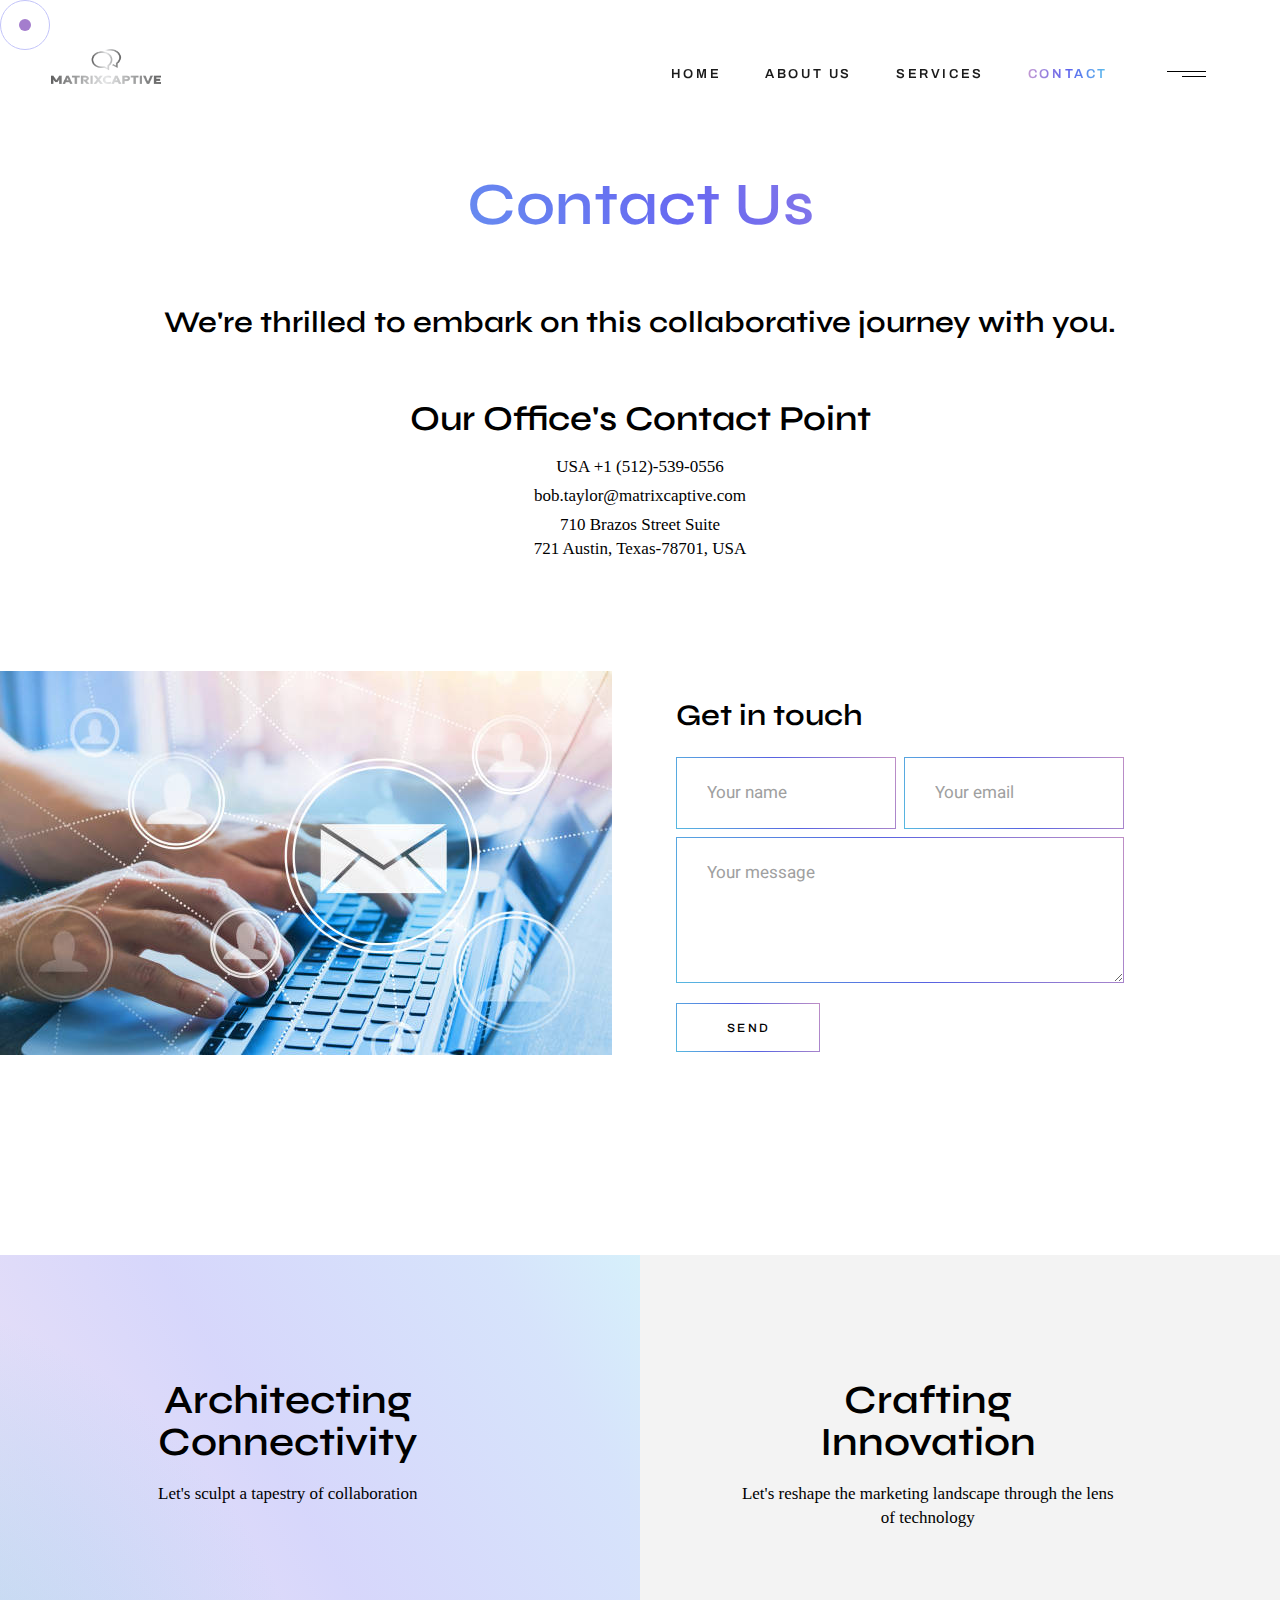
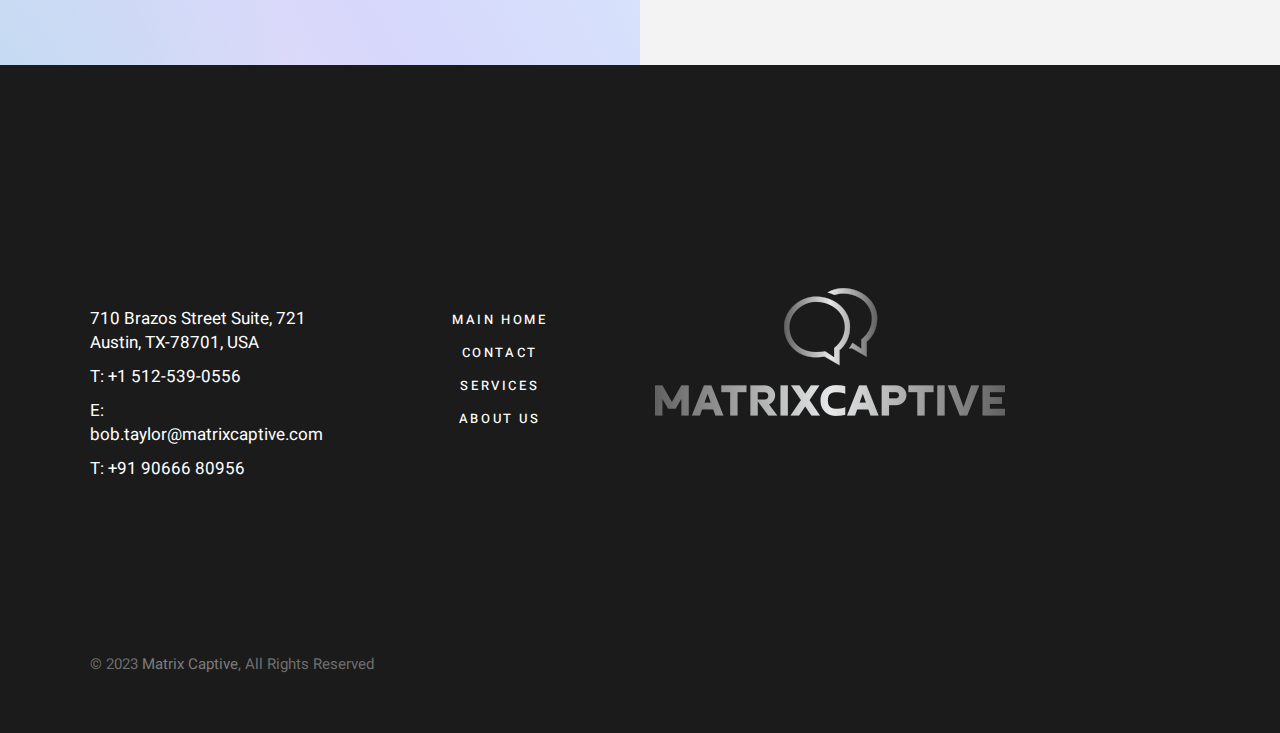
<file: contact-us/index.html>
<!DOCTYPE html>
<html lang="en-US" >
<head>
	<meta charset="UTF-8">
	<meta name="viewport" content="width=device-width, initial-scale=1, user-scalable=yes">

	<title>MatrixCaptive &#8211; Contact Us</title>
<meta name='robots' content='max-image-preview:large' />

<meta name="description" content="Get the most updated B2B client/contactlists to up your game. We are a pioneer in B2B email leads generatoion. Contact us for email mrketing lists, lead generation and targetted email campaigns.">


<link rel='dns-prefetch' href='https://export.qodethemes.com/' />
<link rel='dns-prefetch' href='https://fonts.googleapis.com/' />

<link rel='stylesheet' id='sbi_styles-css' href='../wp-content/plugins/instagram-feed/css/sbi-styles.min.css@ver=6.0.8.css' type='text/css' media='all' />
<link rel='stylesheet' id='dripicons-css' href='../wp-content/plugins/deon-core/inc/icons/dripicons/assets/css/dripicons.min.css@ver=6.4.1.css' type='text/css' media='all' />
<link rel='stylesheet' id='elegant-icons-css' href='../wp-content/plugins/deon-core/inc/icons/elegant-icons/assets/css/elegant-icons.min.css@ver=6.4.1.css' type='text/css' media='all' />
<link rel='stylesheet' id='font-awesome-css' href='../wp-content/plugins/deon-core/inc/icons/font-awesome/assets/css/all.min.css@ver=6.4.1.css' type='text/css' media='all' />
<link rel='stylesheet' id='fontkiko-css' href='../wp-content/plugins/deon-core/inc/icons/fontkiko/assets/css/kiko-all.min.css@ver=6.4.1.css' type='text/css' media='all' />
<link rel='stylesheet' id='ionicons-css' href='../wp-content/plugins/deon-core/inc/icons/ionicons/assets/css/ionicons.min.css@ver=6.4.1.css' type='text/css' media='all' />
<link rel='stylesheet' id='linea-icons-css' href='../wp-content/plugins/deon-core/inc/icons/linea-icons/assets/css/linea-icons.min.css@ver=6.4.1.css' type='text/css' media='all' />
<link rel='stylesheet' id='linear-icons-css' href='../wp-content/plugins/deon-core/inc/icons/linear-icons/assets/css/linear-icons.min.css@ver=6.4.1.css' type='text/css' media='all' />
<link rel='stylesheet' id='material-icons-css' href='https://fonts.googleapis.com/icon?family=Material+Icons&#038;ver=6.4.1' type='text/css' media='all' />
<link rel='stylesheet' id='simple-line-icons-css' href='../wp-content/plugins/deon-core/inc/icons/simple-line-icons/assets/css/simple-line-icons.min.css@ver=6.4.1.css' type='text/css' media='all' />
<style id='wp-emoji-styles-inline-css' type='text/css'>

	img.wp-smiley, img.emoji {
		display: inline !important;
		border: none !important;
		box-shadow: none !important;
		height: 1em !important;
		width: 1em !important;
		margin: 0 0.07em !important;
		vertical-align: -0.1em !important;
		background: none !important;
		padding: 0 !important;
	}
</style>



<link rel='stylesheet' id='wp-block-library-css' href='../wp-includes/css/dist/block-library/style.min.css@ver=6.4.1.css' type='text/css' media='all' />
<link rel='stylesheet' id='wc-blocks-vendors-style-css' href='../wp-content/plugins/woocommerce/packages/woocommerce-blocks/build/wc-blocks-vendors-style.css@ver=8.5.1.css' type='text/css' media='all' />
<link rel='stylesheet' id='wc-blocks-style-css' href='../wp-content/plugins/woocommerce/packages/woocommerce-blocks/build/wc-blocks-style.css@ver=8.5.1.css' type='text/css' media='all' />
<style id='classic-theme-styles-inline-css' type='text/css'>
/*! This file is auto-generated */
.wp-block-button__link{color:#fff;background-color:#32373c;border-radius:9999px;box-shadow:none;text-decoration:none;padding:calc(.667em + 2px) calc(1.333em + 2px);font-size:1.125em}.wp-block-file__button{background:#32373c;color:#fff;text-decoration:none}
</style>
<style id='global-styles-inline-css' type='text/css'>
body{--wp--preset--color--black: #000000;--wp--preset--color--cyan-bluish-gray: #abb8c3;--wp--preset--color--white: #ffffff;--wp--preset--color--pale-pink: #f78da7;--wp--preset--color--vivid-red: #cf2e2e;--wp--preset--color--luminous-vivid-orange: #ff6900;--wp--preset--color--luminous-vivid-amber: #fcb900;--wp--preset--color--light-green-cyan: #7bdcb5;--wp--preset--color--vivid-green-cyan: #00d084;--wp--preset--color--pale-cyan-blue: #8ed1fc;--wp--preset--color--vivid-cyan-blue: #0693e3;--wp--preset--color--vivid-purple: #9b51e0;--wp--preset--gradient--vivid-cyan-blue-to-vivid-purple: linear-gradient(135deg,rgba(6,147,227,1) 0%,rgb(155,81,224) 100%);--wp--preset--gradient--light-green-cyan-to-vivid-green-cyan: linear-gradient(135deg,rgb(122,220,180) 0%,rgb(0,208,130) 100%);--wp--preset--gradient--luminous-vivid-amber-to-luminous-vivid-orange: linear-gradient(135deg,rgba(252,185,0,1) 0%,rgba(255,105,0,1) 100%);--wp--preset--gradient--luminous-vivid-orange-to-vivid-red: linear-gradient(135deg,rgba(255,105,0,1) 0%,rgb(207,46,46) 100%);--wp--preset--gradient--very-light-gray-to-cyan-bluish-gray: linear-gradient(135deg,rgb(238,238,238) 0%,rgb(169,184,195) 100%);--wp--preset--gradient--cool-to-warm-spectrum: linear-gradient(135deg,rgb(74,234,220) 0%,rgb(151,120,209) 20%,rgb(207,42,186) 40%,rgb(238,44,130) 60%,rgb(251,105,98) 80%,rgb(254,248,76) 100%);--wp--preset--gradient--blush-light-purple: linear-gradient(135deg,rgb(255,206,236) 0%,rgb(152,150,240) 100%);--wp--preset--gradient--blush-bordeaux: linear-gradient(135deg,rgb(254,205,165) 0%,rgb(254,45,45) 50%,rgb(107,0,62) 100%);--wp--preset--gradient--luminous-dusk: linear-gradient(135deg,rgb(255,203,112) 0%,rgb(199,81,192) 50%,rgb(65,88,208) 100%);--wp--preset--gradient--pale-ocean: linear-gradient(135deg,rgb(255,245,203) 0%,rgb(182,227,212) 50%,rgb(51,167,181) 100%);--wp--preset--gradient--electric-grass: linear-gradient(135deg,rgb(202,248,128) 0%,rgb(113,206,126) 100%);--wp--preset--gradient--midnight: linear-gradient(135deg,rgb(2,3,129) 0%,rgb(40,116,252) 100%);--wp--preset--font-size--small: 13px;--wp--preset--font-size--medium: 20px;--wp--preset--font-size--large: 36px;--wp--preset--font-size--x-large: 42px;--wp--preset--spacing--20: 0.44rem;--wp--preset--spacing--30: 0.67rem;--wp--preset--spacing--40: 1rem;--wp--preset--spacing--50: 1.5rem;--wp--preset--spacing--60: 2.25rem;--wp--preset--spacing--70: 3.38rem;--wp--preset--spacing--80: 5.06rem;--wp--preset--shadow--natural: 6px 6px 9px rgba(0, 0, 0, 0.2);--wp--preset--shadow--deep: 12px 12px 50px rgba(0, 0, 0, 0.4);--wp--preset--shadow--sharp: 6px 6px 0px rgba(0, 0, 0, 0.2);--wp--preset--shadow--outlined: 6px 6px 0px -3px rgba(255, 255, 255, 1), 6px 6px rgba(0, 0, 0, 1);--wp--preset--shadow--crisp: 6px 6px 0px rgba(0, 0, 0, 1);}:where(.is-layout-flex){gap: 0.5em;}:where(.is-layout-grid){gap: 0.5em;}body .is-layout-flow > .alignleft{float: left;margin-inline-start: 0;margin-inline-end: 2em;}body .is-layout-flow > .alignright{float: right;margin-inline-start: 2em;margin-inline-end: 0;}body .is-layout-flow > .aligncenter{margin-left: auto !important;margin-right: auto !important;}body .is-layout-constrained > .alignleft{float: left;margin-inline-start: 0;margin-inline-end: 2em;}body .is-layout-constrained > .alignright{float: right;margin-inline-start: 2em;margin-inline-end: 0;}body .is-layout-constrained > .aligncenter{margin-left: auto !important;margin-right: auto !important;}body .is-layout-constrained > :where(:not(.alignleft):not(.alignright):not(.alignfull)){max-width: var(--wp--style--global--content-size);margin-left: auto !important;margin-right: auto !important;}body .is-layout-constrained > .alignwide{max-width: var(--wp--style--global--wide-size);}body .is-layout-flex{display: flex;}body .is-layout-flex{flex-wrap: wrap;align-items: center;}body .is-layout-flex > *{margin: 0;}body .is-layout-grid{display: grid;}body .is-layout-grid > *{margin: 0;}:where(.wp-block-columns.is-layout-flex){gap: 2em;}:where(.wp-block-columns.is-layout-grid){gap: 2em;}:where(.wp-block-post-template.is-layout-flex){gap: 1.25em;}:where(.wp-block-post-template.is-layout-grid){gap: 1.25em;}.has-black-color{color: var(--wp--preset--color--black) !important;}.has-cyan-bluish-gray-color{color: var(--wp--preset--color--cyan-bluish-gray) !important;}.has-white-color{color: var(--wp--preset--color--white) !important;}.has-pale-pink-color{color: var(--wp--preset--color--pale-pink) !important;}.has-vivid-red-color{color: var(--wp--preset--color--vivid-red) !important;}.has-luminous-vivid-orange-color{color: var(--wp--preset--color--luminous-vivid-orange) !important;}.has-luminous-vivid-amber-color{color: var(--wp--preset--color--luminous-vivid-amber) !important;}.has-light-green-cyan-color{color: var(--wp--preset--color--light-green-cyan) !important;}.has-vivid-green-cyan-color{color: var(--wp--preset--color--vivid-green-cyan) !important;}.has-pale-cyan-blue-color{color: var(--wp--preset--color--pale-cyan-blue) !important;}.has-vivid-cyan-blue-color{color: var(--wp--preset--color--vivid-cyan-blue) !important;}.has-vivid-purple-color{color: var(--wp--preset--color--vivid-purple) !important;}.has-black-background-color{background-color: var(--wp--preset--color--black) !important;}.has-cyan-bluish-gray-background-color{background-color: var(--wp--preset--color--cyan-bluish-gray) !important;}.has-white-background-color{background-color: var(--wp--preset--color--white) !important;}.has-pale-pink-background-color{background-color: var(--wp--preset--color--pale-pink) !important;}.has-vivid-red-background-color{background-color: var(--wp--preset--color--vivid-red) !important;}.has-luminous-vivid-orange-background-color{background-color: var(--wp--preset--color--luminous-vivid-orange) !important;}.has-luminous-vivid-amber-background-color{background-color: var(--wp--preset--color--luminous-vivid-amber) !important;}.has-light-green-cyan-background-color{background-color: var(--wp--preset--color--light-green-cyan) !important;}.has-vivid-green-cyan-background-color{background-color: var(--wp--preset--color--vivid-green-cyan) !important;}.has-pale-cyan-blue-background-color{background-color: var(--wp--preset--color--pale-cyan-blue) !important;}.has-vivid-cyan-blue-background-color{background-color: var(--wp--preset--color--vivid-cyan-blue) !important;}.has-vivid-purple-background-color{background-color: var(--wp--preset--color--vivid-purple) !important;}.has-black-border-color{border-color: var(--wp--preset--color--black) !important;}.has-cyan-bluish-gray-border-color{border-color: var(--wp--preset--color--cyan-bluish-gray) !important;}.has-white-border-color{border-color: var(--wp--preset--color--white) !important;}.has-pale-pink-border-color{border-color: var(--wp--preset--color--pale-pink) !important;}.has-vivid-red-border-color{border-color: var(--wp--preset--color--vivid-red) !important;}.has-luminous-vivid-orange-border-color{border-color: var(--wp--preset--color--luminous-vivid-orange) !important;}.has-luminous-vivid-amber-border-color{border-color: var(--wp--preset--color--luminous-vivid-amber) !important;}.has-light-green-cyan-border-color{border-color: var(--wp--preset--color--light-green-cyan) !important;}.has-vivid-green-cyan-border-color{border-color: var(--wp--preset--color--vivid-green-cyan) !important;}.has-pale-cyan-blue-border-color{border-color: var(--wp--preset--color--pale-cyan-blue) !important;}.has-vivid-cyan-blue-border-color{border-color: var(--wp--preset--color--vivid-cyan-blue) !important;}.has-vivid-purple-border-color{border-color: var(--wp--preset--color--vivid-purple) !important;}.has-vivid-cyan-blue-to-vivid-purple-gradient-background{background: var(--wp--preset--gradient--vivid-cyan-blue-to-vivid-purple) !important;}.has-light-green-cyan-to-vivid-green-cyan-gradient-background{background: var(--wp--preset--gradient--light-green-cyan-to-vivid-green-cyan) !important;}.has-luminous-vivid-amber-to-luminous-vivid-orange-gradient-background{background: var(--wp--preset--gradient--luminous-vivid-amber-to-luminous-vivid-orange) !important;}.has-luminous-vivid-orange-to-vivid-red-gradient-background{background: var(--wp--preset--gradient--luminous-vivid-orange-to-vivid-red) !important;}.has-very-light-gray-to-cyan-bluish-gray-gradient-background{background: var(--wp--preset--gradient--very-light-gray-to-cyan-bluish-gray) !important;}.has-cool-to-warm-spectrum-gradient-background{background: var(--wp--preset--gradient--cool-to-warm-spectrum) !important;}.has-blush-light-purple-gradient-background{background: var(--wp--preset--gradient--blush-light-purple) !important;}.has-blush-bordeaux-gradient-background{background: var(--wp--preset--gradient--blush-bordeaux) !important;}.has-luminous-dusk-gradient-background{background: var(--wp--preset--gradient--luminous-dusk) !important;}.has-pale-ocean-gradient-background{background: var(--wp--preset--gradient--pale-ocean) !important;}.has-electric-grass-gradient-background{background: var(--wp--preset--gradient--electric-grass) !important;}.has-midnight-gradient-background{background: var(--wp--preset--gradient--midnight) !important;}.has-small-font-size{font-size: var(--wp--preset--font-size--small) !important;}.has-medium-font-size{font-size: var(--wp--preset--font-size--medium) !important;}.has-large-font-size{font-size: var(--wp--preset--font-size--large) !important;}.has-x-large-font-size{font-size: var(--wp--preset--font-size--x-large) !important;}
.wp-block-navigation a:where(:not(.wp-element-button)){color: inherit;}
:where(.wp-block-post-template.is-layout-flex){gap: 1.25em;}:where(.wp-block-post-template.is-layout-grid){gap: 1.25em;}
:where(.wp-block-columns.is-layout-flex){gap: 2em;}:where(.wp-block-columns.is-layout-grid){gap: 2em;}
.wp-block-pullquote{font-size: 1.5em;line-height: 1.6;}
</style>
<link rel='stylesheet' id='contact-form-7-css' href='../wp-content/plugins/contact-form-7/includes/css/styles.css@ver=5.6.4.css' type='text/css' media='all' />
<link rel='stylesheet' id='rabbit_css-css' href='https://export.qodethemes.com/_toolbar/assets/css/rbt-modules.css?ver=6.4.1' type='text/css' media='all' />
<style id='woocommerce-inline-inline-css' type='text/css'>
.woocommerce form .form-row .required { visibility: visible; }
</style>
<link rel='stylesheet' id='swiper-css' href='../wp-content/plugins/qi-addons-for-elementor/assets/plugins/swiper/swiper.min.css@ver=6.4.1.css' type='text/css' media='all' />
<link rel='stylesheet' id='qi-addons-for-elementor-grid-style-css' href='../wp-content/plugins/qi-addons-for-elementor/assets/css/grid.min.css@ver=6.4.1.css' type='text/css' media='all' />
<link rel='stylesheet' id='qi-addons-for-elementor-helper-parts-style-css' href='../wp-content/plugins/qi-addons-for-elementor/assets/css/helper-parts.min.css@ver=6.4.1.css' type='text/css' media='all' />
<link rel='stylesheet' id='qi-addons-for-elementor-style-css' href='../wp-content/plugins/qi-addons-for-elementor/assets/css/main.min.css@ver=6.4.1.css' type='text/css' media='all' />
<link rel='stylesheet' id='perfect-scrollbar-css' href='../wp-content/plugins/deon-core/assets/plugins/perfect-scrollbar/perfect-scrollbar.css@ver=6.4.1.css' type='text/css' media='all' />
<link rel='stylesheet' id='deon-main-css' href='../wp-content/themes/deon/assets/css/main.min.css@ver=6.4.1.css' type='text/css' media='all' />
<link rel='stylesheet' id='deon-core-style-css' href='../wp-content/plugins/deon-core/assets/css/deon-core.min.css@ver=6.4.1.css' type='text/css' media='all' />
<link rel='stylesheet' id='deon-google-fonts-css' href='https://fonts.googleapis.com/css?family=Syne%3A300%2C400%2C500%2C600%2C700%7CHeebo%3A300%2C400%2C500%2C600%2C700%7CArchivo%3A300%2C400%2C500%2C600%2C700%7CYantramanav%3A300%2C400%2C500%2C600%2C700&#038;subset=latin-ext&#038;display=swap&#038;ver=1.0.0' type='text/css' media='all' />
<link rel='stylesheet' id='deon-grid-css' href='../wp-content/themes/deon/assets/css/grid.min.css@ver=6.4.1.css' type='text/css' media='all' />
<link rel='stylesheet' id='deon-style-css' href='../wp-content/themes/deon/style.css@ver=6.4.1.css' type='text/css' media='all' />
<style id='deon-style-inline-css' type='text/css'>
#qodef-page-inner { padding: 0 0;}@media only screen and (max-width: 1024px) { #qodef-page-inner { padding: 0 0;}}.qodef-header-sticky .qodef-header-sticky-inner { padding-left: 73px;padding-right: 73px;}#qodef-page-header .qodef-header-logo-link { height: 13px;}#qodef-page-mobile-header .qodef-mobile-header-logo-link { height: 13px;}#qodef-side-area { width: 557px;right: -557px;}.qodef-page-title { height: 110px;}.qodef-page-title .qodef-m-title { color: #9e9e9e;}.qodef-header--standard #qodef-page-header { height: 150px;}.qodef-header--standard #qodef-page-header-inner { border-bottom-color: rgba(255,255,255,0);border-bottom-width: 1px;}@media only screen and (max-width: 680px){h1, .qodef-h1 { font-size: 55px;line-height: 61px;}h2, .qodef-h2 { font-size: 40px;line-height: 45px;}h3, .qodef-h3 { font-size: 35px;line-height: 37px;}h4, .qodef-h4 { font-size: 30px;line-height: 35px;}h5, .qodef-h5 { font-size: 25px;line-height: 30px;}h6, .qodef-h6 { font-size: 21px;line-height: 27px;}}
</style>
<link rel='stylesheet' id='deon-core-elementor-css' href='../wp-content/plugins/deon-core/inc/plugins/elementor/assets/css/elementor.min.css@ver=6.4.1.css' type='text/css' media='all' />
<link rel='stylesheet' id='elementor-icons-css' href='../wp-content/plugins/elementor/assets/lib/eicons/css/elementor-icons.min.css@ver=5.16.0.css' type='text/css' media='all' />
<link rel='stylesheet' id='elementor-frontend-css' href='../wp-content/uploads/elementor/css/custom-frontend-lite.min.css@ver=1660647983.css' type='text/css' media='all' />
<style id='elementor-frontend-inline-css' type='text/css'>
.elementor-kit-7{--e-global-color-primary:#6EC1E4;--e-global-color-secondary:#54595F;--e-global-color-text:#7A7A7A;--e-global-color-accent:#61CE70;--e-global-typography-primary-font-family:"Roboto";--e-global-typography-primary-font-weight:600;--e-global-typography-secondary-font-family:"Roboto Slab";--e-global-typography-secondary-font-weight:400;--e-global-typography-text-font-family:"Roboto";--e-global-typography-text-font-weight:400;--e-global-typography-accent-font-family:"Roboto";--e-global-typography-accent-font-weight:500;}.elementor-section.elementor-section-boxed > .elementor-container{max-width:1140px;}.e-container{--container-max-width:1140px;}.elementor-widget:not(:last-child){margin-bottom:20px;}.elementor-element{--widgets-spacing:20px;}{}h1.entry-title{display:var(--page-title-display);}@media(max-width:1440px){.elementor-section.elementor-section-boxed > .elementor-container{max-width:1100px;}.e-container{--container-max-width:1100px;}}@media(max-width:1024px){.elementor-section.elementor-section-boxed > .elementor-container{max-width:1024px;}.e-container{--container-max-width:1024px;}}@media(max-width:767px){.elementor-section.elementor-section-boxed > .elementor-container{max-width:767px;}.e-container{--container-max-width:767px;}}
.elementor-4154 .elementor-element.elementor-element-0fbab13{padding:100px 0px 0px 0px;}.elementor-4154 .elementor-element.elementor-element-ede48d8 > .elementor-widget-container{margin:0px 0px -15px 0px;padding:0% 18% 0% 0%;}.elementor-4154 .elementor-element.elementor-element-3b92256 > .elementor-widget-container{margin:-15px 0px 0px 0px;}.elementor-4154 .elementor-element.elementor-element-822ab53 > .elementor-widget-container{margin:-15px 0px 0px 0px;}.elementor-4154 .elementor-element.elementor-element-2b0733c > .elementor-widget-container{margin:-15px 0px 0px 0px;}.elementor-4154 .elementor-element.elementor-element-57eed47 > .elementor-widget-container{margin:0px 0px -15px 0px;padding:0% 25% 0% 0%;}.elementor-4154 .elementor-element.elementor-element-e6335c6 > .elementor-widget-container{margin:-15px 0px 0px 0px;}.elementor-4154 .elementor-element.elementor-element-dc299a9 > .elementor-widget-container{margin:-15px 0px 0px 0px;}.elementor-4154 .elementor-element.elementor-element-5145787 > .elementor-widget-container{margin:-15px 0px 0px 0px;}.elementor-4154 .elementor-element.elementor-element-0c17370 > .elementor-widget-container{margin:0px 0px -15px 0px;padding:0% 25% 0% 0%;}.elementor-4154 .elementor-element.elementor-element-fd28d55 > .elementor-widget-container{margin:-15px 0px 0px 0px;}.elementor-4154 .elementor-element.elementor-element-4f12c1a > .elementor-widget-container{margin:-15px 0px 0px 0px;}.elementor-4154 .elementor-element.elementor-element-29b8cca > .elementor-widget-container{margin:-15px 0px 0px 0px;}.elementor-4154 .elementor-element.elementor-element-e21aabb{padding:100px 0px 200px 0px;}.elementor-4154 .elementor-element.elementor-element-d1f434e > .elementor-element-populated{padding:0px 0px 0px 0px;}.elementor-bc-flex-widget .elementor-4154 .elementor-element.elementor-element-100b2c4.elementor-column .elementor-widget-wrap{align-items:center;}.elementor-4154 .elementor-element.elementor-element-100b2c4.elementor-column.elementor-element[data-element_type="column"] > .elementor-widget-wrap.elementor-element-populated{align-content:center;align-items:center;}.elementor-4154 .elementor-element.elementor-element-100b2c4 > .elementor-element-populated{padding:0px 0px 0px 64px;}.elementor-4154 .elementor-element.elementor-element-bb43e8f > .elementor-widget-container{margin:-21px 0px 0px 0px;}.elementor-4154 .elementor-element.elementor-element-033080f > .elementor-element-populated{transition:background 0.3s, border 0.3s, border-radius 0.3s, box-shadow 0.3s;padding:19.5% 0% 19.5% 0%;}.elementor-4154 .elementor-element.elementor-element-033080f > .elementor-element-populated > .elementor-background-overlay{transition:background 0.3s, border-radius 0.3s, opacity 0.3s;}.elementor-4154 .elementor-element.elementor-element-479a76c > .elementor-element-populated{padding:0% 0% 0% 0%;}.elementor-4154 .elementor-element.elementor-element-293a889 > .elementor-widget-container{padding:0% 18% 0% 20%;}.elementor-4154 .elementor-element.elementor-element-9930468:not(.elementor-motion-effects-element-type-background) > .elementor-widget-wrap, .elementor-4154 .elementor-element.elementor-element-9930468 > .elementor-widget-wrap > .elementor-motion-effects-container > .elementor-motion-effects-layer{background-color:#F3F3F3;}.elementor-4154 .elementor-element.elementor-element-9930468 > .elementor-element-populated{transition:background 0.3s, border 0.3s, border-radius 0.3s, box-shadow 0.3s;padding:19.5% 0% 19.5% 0%;}.elementor-4154 .elementor-element.elementor-element-9930468 > .elementor-element-populated > .elementor-background-overlay{transition:background 0.3s, border-radius 0.3s, opacity 0.3s;}.elementor-4154 .elementor-element.elementor-element-e672fa2 > .elementor-element-populated{padding:0% 0% 0% 0%;}.elementor-4154 .elementor-element.elementor-element-9db6ba2 > .elementor-widget-container{padding:0% 18% 0% 20%;}@media(max-width:1440px){.elementor-4154 .elementor-element.elementor-element-293a889 > .elementor-widget-container{padding:0% 3% 0% 20%;}.elementor-4154 .elementor-element.elementor-element-9db6ba2 > .elementor-widget-container{padding:0% 3% 0% 20%;}}@media(min-width:768px){.elementor-4154 .elementor-element.elementor-element-d1f434e{width:56.829%;}.elementor-4154 .elementor-element.elementor-element-100b2c4{width:43%;}.elementor-4154 .elementor-element.elementor-element-479a76c{width:76.875%;}.elementor-4154 .elementor-element.elementor-element-b780b1b{width:23%;}.elementor-4154 .elementor-element.elementor-element-e672fa2{width:76.875%;}.elementor-4154 .elementor-element.elementor-element-2604dab{width:23%;}}@media(max-width:1024px) and (min-width:768px){.elementor-4154 .elementor-element.elementor-element-14dd6bf{width:50%;}.elementor-4154 .elementor-element.elementor-element-7b531ac{width:50%;}.elementor-4154 .elementor-element.elementor-element-5995e46{width:50%;}.elementor-4154 .elementor-element.elementor-element-d1f434e{width:100%;}.elementor-4154 .elementor-element.elementor-element-100b2c4{width:100%;}.elementor-4154 .elementor-element.elementor-element-033080f{width:100%;}.elementor-4154 .elementor-element.elementor-element-9930468{width:100%;}}@media(max-width:880px) and (min-width:768px){.elementor-4154 .elementor-element.elementor-element-d1f434e{width:100%;}.elementor-4154 .elementor-element.elementor-element-100b2c4{width:100%;}}@media(max-width:1024px){.elementor-4154 .elementor-element.elementor-element-100b2c4 > .elementor-element-populated{padding:0px 0px 0px 0px;}.elementor-4154 .elementor-element.elementor-element-67d3b84 > .elementor-widget-container{padding:0px 0px 0px 0px;}.elementor-4154 .elementor-element.elementor-element-293a889 > .elementor-widget-container{padding:0% 25% 0% 15.5%;}.elementor-4154 .elementor-element.elementor-element-9db6ba2 > .elementor-widget-container{padding:0% 25% 0% 15.5%;}}@media(max-width:880px){.elementor-4154 .elementor-element.elementor-element-e21aabb{padding:100px 0px 200px 0px;}.elementor-4154 .elementor-element.elementor-element-100b2c4 > .elementor-element-populated{padding:0% 0% 0% 0%;}.elementor-4154 .elementor-element.elementor-element-293a889 > .elementor-widget-container{padding:0% 12% 0% 9%;}.elementor-4154 .elementor-element.elementor-element-9db6ba2 > .elementor-widget-container{padding:0% 12% 0% 9%;}}@media(max-width:767px){.elementor-4154 .elementor-element.elementor-element-0fbab13{padding:60px 0px 0px 0px;}.elementor-4154 .elementor-element.elementor-element-ede48d8 > .elementor-widget-container{padding:0px 0px 0px 0px;}.elementor-4154 .elementor-element.elementor-element-57eed47 > .elementor-widget-container{padding:0px 0px 0px 0px;}.elementor-4154 .elementor-element.elementor-element-0c17370 > .elementor-widget-container{padding:0px 0px 0px 0px;}.elementor-4154 .elementor-element.elementor-element-100b2c4 > .elementor-element-populated{padding:0px 0px 0px 0px;}.elementor-4154 .elementor-element.elementor-element-479a76c{width:100%;}.elementor-4154 .elementor-element.elementor-element-479a76c.elementor-column > .elementor-widget-wrap{justify-content:flex-start;}.elementor-4154 .elementor-element.elementor-element-479a76c > .elementor-element-populated{margin:0px 0px 0px 0px;--e-column-margin-right:0px;--e-column-margin-left:0px;padding:0px 0px 0px 0px;}.elementor-4154 .elementor-element.elementor-element-293a889 > .elementor-widget-container{padding:0% 10% 0% 7%;}.elementor-4154 .elementor-element.elementor-element-b780b1b{width:100%;}.elementor-4154 .elementor-element.elementor-element-b780b1b > .elementor-element-populated{margin:0px 0px 0px 0px;--e-column-margin-right:0px;--e-column-margin-left:0px;padding:35px 0px 0px 22px;}.elementor-4154 .elementor-element.elementor-element-e672fa2 > .elementor-element-populated{padding:0px 0px 0px 0px;}.elementor-4154 .elementor-element.elementor-element-9db6ba2 > .elementor-widget-container{padding:0% 10% 0% 7%;}.elementor-4154 .elementor-element.elementor-element-2604dab > .elementor-element-populated{padding:35px 0px 0px 22px;}}
</style>
<link rel='stylesheet' id='font-awesome-5-all-css' href='../wp-content/plugins/elementor/assets/lib/font-awesome/css/all.min.css@ver=3.7.8.css' type='text/css' media='all' />
<link rel='stylesheet' id='font-awesome-4-shim-css' href='../wp-content/plugins/elementor/assets/lib/font-awesome/css/v4-shims.min.css@ver=3.7.8.css' type='text/css' media='all' />
<link rel='stylesheet' id='qode-zendesk-chat-css' href='../wp-content/plugins/qode-zendesk-chat/assets/main.css@ver=6.4.1.css' type='text/css' media='all' />
<link rel='stylesheet' id='google-fonts-1-css' href='https://fonts.googleapis.com/css?family=Roboto%3A100%2C100italic%2C200%2C200italic%2C300%2C300italic%2C400%2C400italic%2C500%2C500italic%2C600%2C600italic%2C700%2C700italic%2C800%2C800italic%2C900%2C900italic%7CRoboto+Slab%3A100%2C100italic%2C200%2C200italic%2C300%2C300italic%2C400%2C400italic%2C500%2C500italic%2C600%2C600italic%2C700%2C700italic%2C800%2C800italic%2C900%2C900italic&#038;display=auto&#038;ver=6.4.1' type='text/css' media='all' />
<script type="text/javascript" src="../wp-includes/js/jquery/jquery.min.js@ver=3.7.1" id="jquery-core-js"></script>
<script type="text/javascript" src="../wp-includes/js/jquery/jquery-migrate.min.js@ver=3.4.1" id="jquery-migrate-js"></script>
<script type="text/javascript" src="../wp-content/plugins/elementor/assets/lib/font-awesome/js/v4-shims.min.js@ver=3.7.8" id="font-awesome-4-shim-js"></script>
<link rel="https://api.w.org/" href="https://deon.qodeinteractive.com/wp-json/" /><link rel="alternate" type="application/json" href="https://deon.qodeinteractive.com/wp-json/wp/v2/pages/4154" /><link rel="EditURI" type="application/rsd+xml" title="RSD" href="https://deon.qodeinteractive.com/xmlrpc.php?rsd" />

<link rel="canonical" href="../contact-us/index.html" />


<!-- Open Graph data is managed by Alex MacArthur's Complete Open Graph plugin. (v3.4.5) -->
<!-- https://wordpress.org/plugins/complete-open-graph/ -->
<meta property='og:site_name' content='MatrixCaptive' />
<meta property='og:url' content='https://deon.matrixcaptive.com' />
<meta property='og:locale' content='en_US' />
<meta property='og:description' content='B2B contact list providing pioneer' />
<meta property='og:title' content='MatrixCaptive' />
<meta property='og:type' content='website' />
<meta property='og:image' content='../wp-content/uploads/2021/12/logoM.png' />
<meta property='og:image:width' content='1200' />
<meta property='og:image:height' content='630' />
<meta name='twitter:card' content='summary' />
<meta name='twitter:title' content='MatrixCaptive' />
<meta name='twitter:image' content='../wp-content/uploads/2021/12/logoM.png' />
<meta name='twitter:description' content='B2B contact list providing pioneer' />
<!-- End Complete Open Graph. | 0.0041530132293701s -->

<script type="text/javascript">
(function(url){
	if(/(?:Chrome\/26\.0\.1410\.63 Safari\/537\.31|WordfenceTestMonBot)/.test(navigator.userAgent)){ return; }
	var addEvent = function(evt, handler) {
		if (window.addEventListener) {
			document.addEventListener(evt, handler, false);
		} else if (window.attachEvent) {
			document.attachEvent('on' + evt, handler);
		}
	};
	var removeEvent = function(evt, handler) {
		if (window.removeEventListener) {
			document.removeEventListener(evt, handler, false);
		} else if (window.detachEvent) {
			document.detachEvent('on' + evt, handler);
		}
	};
	var evts = 'contextmenu dblclick drag dragend dragenter dragleave dragover dragstart drop keydown keypress keyup mousedown mousemove mouseout mouseover mouseup mousewheel scroll'.split(' ');
	var logHuman = function() {
		if (window.wfLogHumanRan) { return; }
		window.wfLogHumanRan = true;
		var wfscr = document.createElement('script');
		wfscr.type = 'text/javascript';
		wfscr.async = true;
		wfscr.src = url + '&r=' + Math.random();
		(document.getElementsByTagName('head')[0]||document.getElementsByTagName('body')[0]).appendChild(wfscr);
		for (var i = 0; i < evts.length; i++) {
			removeEvent(evts[i], logHuman);
		}
	};
	for (var i = 0; i < evts.length; i++) {
		addEvent(evts[i], logHuman);
	}
})('//deon.qodeinteractive.com/?wordfence_lh=1&hid=1026442C3A5EE91F7C9D04CEB478FA98');
</script>
<style>.woocommerce-product-gallery{ opacity: 1 !important; }</style></noscript>
	<meta name="generator" content="Powered by Slider Revolution 6.6.5 - responsive, Mobile-Friendly Slider Plugin for WordPress with comfortable drag and drop interface." />

<link rel="icon" href="../wp-content/uploads/2021/12/logoRel.png" sizes="192x192" />
<link rel="apple-touch-icon" href="../wp-content/uploads/2021/12/logoRel.png" />
<meta name="msapplication-TileImage" content="../wp-content/uploads/2021/12/logoRel.png" />
<script>function setREVStartSize(e){
			//window.requestAnimationFrame(function() {
				window.RSIW = window.RSIW===undefined ? window.innerWidth : window.RSIW;
				window.RSIH = window.RSIH===undefined ? window.innerHeight : window.RSIH;
				try {
					var pw = document.getElementById(e.c).parentNode.offsetWidth,
						newh;
					pw = pw===0 || isNaN(pw) || (e.l=="fullwidth" || e.layout=="fullwidth") ? window.RSIW : pw;
					e.tabw = e.tabw===undefined ? 0 : parseInt(e.tabw);
					e.thumbw = e.thumbw===undefined ? 0 : parseInt(e.thumbw);
					e.tabh = e.tabh===undefined ? 0 : parseInt(e.tabh);
					e.thumbh = e.thumbh===undefined ? 0 : parseInt(e.thumbh);
					e.tabhide = e.tabhide===undefined ? 0 : parseInt(e.tabhide);
					e.thumbhide = e.thumbhide===undefined ? 0 : parseInt(e.thumbhide);
					e.mh = e.mh===undefined || e.mh=="" || e.mh==="auto" ? 0 : parseInt(e.mh,0);
					if(e.layout==="fullscreen" || e.l==="fullscreen")
						newh = Math.max(e.mh,window.RSIH);
					else{
						e.gw = Array.isArray(e.gw) ? e.gw : [e.gw];
						for (var i in e.rl) if (e.gw[i]===undefined || e.gw[i]===0) e.gw[i] = e.gw[i-1];
						e.gh = e.el===undefined || e.el==="" || (Array.isArray(e.el) && e.el.length==0)? e.gh : e.el;
						e.gh = Array.isArray(e.gh) ? e.gh : [e.gh];
						for (var i in e.rl) if (e.gh[i]===undefined || e.gh[i]===0) e.gh[i] = e.gh[i-1];
											
						var nl = new Array(e.rl.length),
							ix = 0,
							sl;
						e.tabw = e.tabhide>=pw ? 0 : e.tabw;
						e.thumbw = e.thumbhide>=pw ? 0 : e.thumbw;
						e.tabh = e.tabhide>=pw ? 0 : e.tabh;
						e.thumbh = e.thumbhide>=pw ? 0 : e.thumbh;
						for (var i in e.rl) nl[i] = e.rl[i]<window.RSIW ? 0 : e.rl[i];
						sl = nl[0];
						for (var i in nl) if (sl>nl[i] && nl[i]>0) { sl = nl[i]; ix=i;}
						var m = pw>(e.gw[ix]+e.tabw+e.thumbw) ? 1 : (pw-(e.tabw+e.thumbw)) / (e.gw[ix]);
						newh =  (e.gh[ix] * m) + (e.tabh + e.thumbh);
					}
					var el = document.getElementById(e.c);
					if (el!==null && el) el.style.height = newh+"px";
					el = document.getElementById(e.c+"_wrapper");
					if (el!==null && el) {
						el.style.height = newh+"px";
						el.style.display = "block";
					}
				} catch(e){
					console.log("Failure at Presize of Slider:" + e)
				}
			//});
		  };</script>
		<style type="text/css" id="wp-custom-css">
			.qodef-gradient-text {
	display: block;
}		</style>
		</head>
<body class="page-template page-template-page-full-width page-template-page-full-width-php page page-id-4154 theme-deon qode-framework-1.1.6 woocommerce-no-js qodef-qi--no-touch qi-addons-for-elementor-1.5.4 qodef-age-verification--opened qodef-back-to-top--enabled qodef-custom-cursor-enabled qodef-custom-cursor-dot-with-circle  qodef-header--standard qodef-header-appearance--none qodef-mobile-header--standard qodef-drop-down-second--full-width qodef-drop-down-second--default qodef-yith-wccl--predefined qodef-yith-wcqv--predefined qodef-yith-wcwl--predefined deon-core-1.0 deon-1.0 qodef-content-grid-1300 qodef-position--right qodef-header-standard--right qodef-search--covers-header elementor-default elementor-kit-7 elementor-page elementor-page-4154" itemscope itemtype="https://schema.org/WebPage">
	<a class="skip-link screen-reader-text" href="index.html#qodef-page-content">Skip to the content</a>	<div id="qodef-page-wrapper" class="">
		<header id="qodef-page-header"  role="banner">
			<div id="qodef-page-header-inner" class="">
				<a style="width: auto; position: absolute; top: 33%; left: 4%" itemprop="url" href="../index.html" rel="home">
					<img style="width: 110px;height: 35px" src="../wp-content/uploads/2021/12/logoM.png" alt="logo main"></a>
				
		<nav class="qodef-header-navigation" role="navigation" aria-label="Top Menu">
			<ul id="menu-main-menu-1" class="menu">
				<li class="menu-item menu-item-type-custom menu-item-object-custom menu-item-has-children menu-item-377 qodef--hide-link qodef-menu-item--narrow"><a href="../index.html" ><span class="qodef-menu-item-text">Home<svg class="qodef-svg--menu-arrow qodef-menu-item-arrow" xmlns="http://www.w3.org/2000/svg" xmlns:xlink="http://www.w3.org/1999/xlink" x="0px" y="0px" width="15px" height="26px" viewBox="0 0 15 26"><g><path d="M14.106,13.605L2.6,25.027L1.508,24.02L12.51,13.102L1.592,2.184L2.6,1.176l11.506,11.422V13.605z"/></g></svg></span></a>
	</li>
	<li class="menu-item menu-item-type-custom menu-item-object-custom menu-item-has-children menu-item-378 qodef--hide-link qodef-menu-item--narrow"><a href="../about-us/index.html" ><span class="qodef-menu-item-text">About Us<svg class="qodef-svg--menu-arrow qodef-menu-item-arrow" xmlns="http://www.w3.org/2000/svg" xmlns:xlink="http://www.w3.org/1999/xlink" x="0px" y="0px" width="15px" height="26px" viewBox="0 0 15 26"><g><path d="M14.106,13.605L2.6,25.027L1.508,24.02L12.51,13.102L1.592,2.184L2.6,1.176l11.506,11.422V13.605z"/></g></svg></span></a>
	</li>
	<li class="menu-item menu-item-type-custom menu-item-object-custom menu-item-has-children menu-item-379 qodef--hide-link qodef-menu-item--wide"><a href="../services/index.html" onclick="JavaScript: return false;"><span class="qodef-menu-item-text">Services<svg class="qodef-svg--menu-arrow qodef-menu-item-arrow" xmlns="http://www.w3.org/2000/svg" xmlns:xlink="http://www.w3.org/1999/xlink" x="0px" y="0px" width="15px" height="26px" viewBox="0 0 15 26"><g><path d="M14.106,13.605L2.6,25.027L1.508,24.02L12.51,13.102L1.592,2.184L2.6,1.176l11.506,11.422V13.605z"></path></g></svg></span></a>
		<div style="background:rgba(255, 255, 255, 0.849);" class="qodef-drop-down-second" style="left: -820.719px; width: 1279px;"><div class="qodef-drop-down-second-inner qodef-content-grid"><ul class="sub-menu">
			<li style="text-align: center;" class="menu-item menu-item-type-custom menu-item-object-custom menu-item-has-children menu-item-1774 qodef--hide-link"><a href="#" onclick="JavaScript: return false;"><span class="qodef-menu-item-text">Service Types<svg class="qodef-svg--menu-arrow qodef-menu-item-arrow" xmlns="http://www.w3.org/2000/svg" xmlns:xlink="http://www.w3.org/1999/xlink" x="0px" y="0px" width="15px" height="26px" viewBox="0 0 15 26"><g><path d="M14.106,13.605L2.6,25.027L1.508,24.02L12.51,13.102L1.592,2.184L2.6,1.176l11.506,11.422V13.605z"></path></g></svg></span></a>
			<ul class="sub-menu">
				<li class="menu-item menu-item-type-post_type menu-item-object-page menu-item-1773"><a href="../services/index.html#qodef-tab-design-305"><span style="margin: auto;" class="qodef-menu-item-text">B2B Email Lists</span></a></li>
				<li class="menu-item menu-item-type-post_type menu-item-object-page menu-item-1770"><a href="../services/index.html#qodef-tab-marketing-657"><span style="margin: auto;" class="qodef-menu-item-text">Lead Generation</span></a></li>
				<li class="menu-item menu-item-type-post_type menu-item-object-page menu-item-1771"><a href="../services/index.html#qodef-tab-devs-526"><span style="margin: auto;" class="qodef-menu-item-text">Email Campaigns</span></a></li>
				<li class="menu-item menu-item-type-post_type menu-item-object-page menu-item-1852"><a href="../services/index.html#qodef-tab-design-123"><span style="margin: auto;" class="qodef-menu-item-text">S.E.O</span></a></li>
				<li class="menu-item menu-item-type-post_type menu-item-object-page menu-item-1851"><a href="../services/index.html#qodef-tab-design-456"><span style="margin: auto;" class="qodef-menu-item-text">Web Development</span></a></li>
				<li class="menu-item menu-item-type-post_type menu-item-object-page menu-item-1772"><a href="../services/index.html#qodef-tab-design-789"><span style="margin: auto;" class="qodef-menu-item-text">Content Creation</span></a></li>
				
			</ul>
		</li>
			
			
			
		</ul></div></div>
		</li>
	<li class="menu-item menu-item-type-custom current-menu-ancestor current-menu-parent menu-item-object-custom menu-item-has-children menu-item-380 qodef--hide-link qodef-menu-item--narrow"><a href="../contact-us/index.html" ><span class="qodef-menu-item-text">Contact<svg class="qodef-svg--menu-arrow qodef-menu-item-arrow" xmlns="http://www.w3.org/2000/svg" xmlns:xlink="http://www.w3.org/1999/xlink" x="0px" y="0px" width="15px" height="26px" viewBox="0 0 15 26"><g><path d="M14.106,13.605L2.6,25.027L1.508,24.02L12.51,13.102L1.592,2.184L2.6,1.176l11.506,11.422V13.605z"/></g></svg></span></a>
	
	</li>
	
	</ul>	</nav>
		<div class="qodef-widget-holder qodef--one">
			<div id="deon_core_side_area_opener-2" class="widget widget_deon_core_side_area_opener qodef-header-widget-area-one" data-area="header-widget-one"><a href="javascript:void(0)"  class="qodef-opener-icon qodef-m qodef-source--svg-path qodef-side-area-opener" style="margin: 0 0px 0 34px" >
		<span class="qodef-m-icon qodef--open">
			<svg class="qodef-open-lines" xmlns="http://www.w3.org/2000/svg" xmlns:xlink="http://www.w3.org/1999/xlink" x="0px" y="0px" viewBox="0 0 41 11" style="enable-background:new 0 0 41 11;" xml:space="preserve">
	<line x1="1" y1="1" x2="40" y2="1"/>
	<line x1="16" y1="6" x2="40" y2="6"/>
	</svg>	</span>
			</a>
	</div>	</div>
		</div>
		</header>
	<header id="qodef-page-mobile-header" role="banner">
			<div id="qodef-page-mobile-header-inner" class="">
				<a style="height: 75px; width: 75px" itemprop="url" class="qodef-mobile-header-logo-link qodef-height--set qodef-source--image" href="../index.html" rel="home">
					<img width="90" height="26" src="../wp-content/uploads/2021/12/logoM.png" class="qodef-header-logo-image qodef--main" alt="logo main" itemprop="image" srcset="../wp-content/uploads/2021/12/logoM.png 106w, ../wp-content/uploads/2021/12/logoM.png 100w" sizes="(max-width: 106px) 100vw, 106px" /></a>
				
		<a href="javascript:void(0)"  class="qodef-opener-icon qodef-m qodef-source--svg-path qodef-mobile-header-opener"  >
		<span class="qodef-m-icon qodef--open">
			<svg class="qodef-open-lines" xmlns="http://www.w3.org/2000/svg" xmlns:xlink="http://www.w3.org/1999/xlink" x="0px" y="0px" viewBox="0 0 41 11" style="enable-background:new 0 0 41 11;" xml:space="preserve">
	<line x1="1" y1="1" x2="40" y2="1"/>
	<line x1="16" y1="6" x2="40" y2="6"/>
	</svg>	</span>
				<span class="qodef-m-icon qodef--close">
				<svg class="qodef-close-lines"  xmlns="http://www.w3.org/2000/svg" xmlns:xlink="http://www.w3.org/1999/xlink" x="0px" y="0px" viewBox="0 0 31 31" style="enable-background:new 0 0 31 31;" xml:space="preserve">
	<line x1="1.5" y1="29.5" x2="29.5" y2="1.5"/>
	<line x1="1.5" y1="1.5" x2="29.5" y2="29.5"/>
	</svg>		</span>
			</a>
		</div>
			<nav style="background-color: rgba(255, 255, 255, 0.849);" class="qodef-mobile-header-navigation" role="navigation" aria-label="Mobile Menu">
			<ul id="menu-main-menu-3" class=""><li class="menu-item menu-item-type-custom menu-item-object-custom menu-item-has-children menu-item-377 qodef--hide-link qodef-menu-item--narrow"><a href="index.html#" onclick="JavaScript: return false;"><span class="qodef-menu-item-text">Home</span></a>
	
	</li>
	<li class="menu-item menu-item-type-custom menu-item-object-custom menu-item-has-children menu-item-378 qodef--hide-link qodef-menu-item--narrow"><a href="../about-us/index.html" ><span class="qodef-menu-item-text">About Us</span></a>
	</li>
	<li class="menu-item menu-item-type-custom menu-item-object-custom menu-item-has-children menu-item-379 qodef--hide-link qodef-menu-item--wide"><a href="index.html#" onclick="JavaScript: return false;"><span class="qodef-menu-item-text">Services</span></a><svg class="qodef-svg--menu-arrow qodef-menu-item-arrow" xmlns="http://www.w3.org/2000/svg" xmlns:xlink="http://www.w3.org/1999/xlink" x="0px" y="0px" width="15px" height="26px" viewBox="0 0 15 26"><g><path d="M14.106,13.605L2.6,25.027L1.508,24.02L12.51,13.102L1.592,2.184L2.6,1.176l11.506,11.422V13.605z"/></g></svg>
	<div class="qodef-drop-down-second"><div class="qodef-drop-down-second-inner qodef-content-grid"><ul class="sub-menu">
		<li class="menu-item menu-item-type-post_type menu-item-object-page menu-item-1773"><a href="../services/index.html#qodef-tab-design-305"><span class="qodef-menu-item-text">B2B Email Lists</span></a></li>
			<li class="menu-item menu-item-type-post_type menu-item-object-page menu-item-1770"><a href="../services/index.html#qodef-tab-marketing-657"><span class="qodef-menu-item-text">Lead Generation</span></a></li>
			<li class="menu-item menu-item-type-post_type menu-item-object-page menu-item-1771"><a href="../services/index.html#qodef-tab-devs-526"><span class="qodef-menu-item-text">Email Campaigns</span></a></li>
			<li class="menu-item menu-item-type-post_type menu-item-object-page menu-item-1852"><a href="../services/index.html#qodef-tab-design-123"><span class="qodef-menu-item-text">S.E.O</span></a></li>
			<li class="menu-item menu-item-type-post_type menu-item-object-page menu-item-1851"><a href="../services/index.html#qodef-tab-design-456"><span class="qodef-menu-item-text">Web Development</span></a></li>
			<li class="menu-item menu-item-type-post_type menu-item-object-page menu-item-1772"><a href="../services/index.html#qodef-tab-design-789"><span class="qodef-menu-item-text">Content Creation</span></a></li>
	</ul></div></div>
	</li>
	<li class="menu-item menu-item-type-custom current-menu-ancestor current-menu-parent menu-item-object-custom menu-item-has-children menu-item-380 qodef--hide-link qodef-menu-item--narrow"><a href="index.html#" onclick="JavaScript: return false;"><span class="qodef-menu-item-text">Contact</span></a>
	<div class="qodef-drop-down-second"><div class="qodef-drop-down-second-inner"><ul class="sub-menu">
		
		
	</ul></div></div>
	</li>
	
	</ul>	</nav>
	</header>
		<div id="qodef-page-outer">
			<div class="qodef-page-title qodef-m qodef-title--standard qodef-alignment--center qodef-vertical-alignment--header-bottom">
		<div class="qodef-m-inner">
		<div class="qodef-m-content qodef-content-grid ">
	<h1 class="qodef-m-title entry-title">
		Contact Us	</h1>
	</div>
	</div>
	</div>
			<div id="qodef-page-inner" class="qodef-content-full-width">
<main id="qodef-page-content" class="qodef-grid qodef-layout--template " role="main">
	<div class="qodef-grid-inner clear">
		<div class="qodef-grid-item qodef-page-content-section qodef-col--12">
			<div data-elementor-type="wp-page" data-elementor-id="4154" class="elementor elementor-4154">
								<section style="padding-top: max(20px,1vh);" class="elementor-section elementor-top-section elementor-element elementor-element-0fbab13 elementor-section-full_width qodef-elementor-content-grid elementor-section-height-default elementor-section-height-default" data-id="0fbab13" data-element_type="section">
									<h5 style="text-align: center;">We're thrilled to embark on this collaborative journey with you.</h5>
						<div class="elementor-container elementor-column-gap-default">
					<div style="text-align: center; width: 100%;" class="elementor-column elementor-top-column elementor-element elementor-element-14dd6bf qodef-gradient-background-column--no" data-id="14dd6bf" data-element_type="column">
			<div class="elementor-widget-wrap elementor-element-populated">
								<div class="elementor-element elementor-element-ede48d8 elementor-widget elementor-widget-text-editor" data-id="ede48d8" data-element_type="widget" data-widget_type="text-editor.default">
				<div style="padding: 0px 0px 0px 0px;" class="elementor-widget-container">
			<style>/*! elementor - v3.7.8 - 02-10-2022 */
.elementor-widget-text-editor.elementor-drop-cap-view-stacked .elementor-drop-cap{background-color:#818a91;color:#fff}.elementor-widget-text-editor.elementor-drop-cap-view-framed .elementor-drop-cap{color:#818a91;border:3px solid;background-color:transparent}.elementor-widget-text-editor:not(.elementor-drop-cap-view-default) .elementor-drop-cap{margin-top:8px}.elementor-widget-text-editor:not(.elementor-drop-cap-view-default) .elementor-drop-cap-letter{width:1em;height:1em}.elementor-widget-text-editor .elementor-drop-cap{float:left;text-align:center;line-height:1;font-size:50px}.elementor-widget-text-editor .elementor-drop-cap-letter{display:inline-block}</style>				<h4> Our Office's Contact Point</h4>						</div>
				</div>
				<div class="elementor-element elementor-element-3b92256 elementor-widget elementor-widget-text-editor" data-id="3b92256" data-element_type="widget" data-widget_type="text-editor.default">
				<div style="font-family: EB Garamond, serif;" class="elementor-widget-container">
							USA <a href="tel:+1 5125390556">+1 (512)-539-0556</a>


						</div>
				</div>
				<div class="elementor-element elementor-element-822ab53 elementor-widget elementor-widget-text-editor" data-id="822ab53" data-element_type="widget" data-widget_type="text-editor.default">
				<div class="elementor-widget-container">
							<a style="font-family: EB Garamond, serif;" href="mailto:bob.taylor@matrixcaptive.com">bob.taylor@matrixcaptive.com</a>

						</div>
				</div>
				<div class="elementor-element elementor-element-2b0733c elementor-widget elementor-widget-text-editor" data-id="2b0733c" data-element_type="widget" data-widget_type="text-editor.default">
				<div class="elementor-widget-container">
							<a style="font-family: EB Garamond, serif;" href="https://www.google.com/maps/place/710+Brazos+St+%23721,+Austin,+TX+78701,+USA/@30.2691082,-97.7437477,17z/data=!3m1!4b1!4m5!3m4!1s0x8644b5a75c9164c9:0x73b55d6cdf0f22ec!8m2!3d30.2691082!4d-97.7411728?hl=en&entry=ttu" rel="nofollow" target="_blank"> 710 Brazos Street Suite <br> 721 Austin, Texas-78701, USA</a>


						</div>
				</div>
					</div>
		</div>
				
							</div>
		</section>
				<section class="elementor-section elementor-top-section elementor-element elementor-element-e21aabb elementor-section-full_width qodef-elementor-content-grid qodef-extended-grid qodef-extended-grid--left qodef-extended-grid-disabled--1024 elementor-section-height-default elementor-section-height-default" data-id="e21aabb" data-element_type="section">
						<div class="elementor-container elementor-column-gap-default">
					<img src="../wp-content/uploads/2021/11/Contact-email-img.jpg" height="auto" width="auto" />
				<div class="elementor-column elementor-col-50 elementor-top-column elementor-element elementor-element-100b2c4 qodef-gradient-background-column--no" data-id="100b2c4" data-element_type="column">
			<div class="elementor-widget-wrap elementor-element-populated">
								<div class="elementor-element elementor-element-67d3b84 elementor-widget elementor-widget-text-editor" data-id="67d3b84" data-element_type="widget" data-widget_type="text-editor.default">
				<div class="elementor-widget-container">
							<h5>Get in touch</h5>						</div>
				</div>
				<div class="elementor-element elementor-element-bb43e8f elementor-widget elementor-widget-wp-widget-deon_core_contact_form_7" data-id="bb43e8f" data-element_type="widget" data-widget_type="wp-widget-deon_core_contact_form_7.default">
				<div class="elementor-widget-container">
						<div class="qodef-contact-form-7">
				<div role="form" class="wpcf7" id="wpcf7-f4160-p4154-o1" lang="en-US" dir="ltr">
<div class="screen-reader-response"><p role="status" aria-live="polite" aria-atomic="true"></p> <ul></ul></div>
<form method="post" class="wpcf7-form init demo" novalidate="novalidate" data-status="init">
<div style="display: none;">
<input type="hidden" name="_wpcf7" value="4160" />
<input type="hidden" name="_wpcf7_version" value="5.6.4" />
<input type="hidden" name="_wpcf7_locale" value="en_US" />
<input type="hidden" name="_wpcf7_unit_tag" value="wpcf7-f4160-p4154-o1" />
<input type="hidden" name="_wpcf7_container_post" value="4154" />
<input type="hidden" name="_wpcf7_posted_data_hash" value="" />
</div>
<div class='qodef-vertical-form'>

<div class='qodef-form-cells'>
    <input type="text" id="honeypot" name="honeypot" style="display: none;">
    <span class="wpcf7-form-control-wrap" data-name="your-name"><input id="name" type="text" name="your-name" value="" size="40" class="wpcf7-form-control wpcf7-text wpcf7-validates-as-required" aria-required="true" aria-invalid="false" placeholder="Your name" /></span>

    <span class="wpcf7-form-control-wrap" data-name="your-email"><input id="email" type="email" name="your-email" value="" size="40" class="wpcf7-form-control wpcf7-text wpcf7-email wpcf7-validates-as-required wpcf7-validates-as-email" aria-required="true" aria-invalid="false" placeholder="Your email" /></span>

</div>

<span class="wpcf7-form-control-wrap" data-name="your-message"><textarea id="message" name="your-message" cols="40" rows="10" class="wpcf7-form-control wpcf7-textarea" aria-invalid="false" placeholder="Your message"></textarea></span> 

<button type="submit" onclick="validateForm()" class="wpcf7-form-control wpcf7-submit qodef-button qodef-size--normal qodef-layout--outlined qodef-m"><span class="qodef-m-text">Send</span></button>

</div><div class="wpcf7-response-output" aria-hidden="true"></div></form></div>			</div>
					</div>
				</div>
					</div>
		</div>
							</div>
		</section>
				<section class="elementor-section elementor-top-section elementor-element elementor-element-83217bb elementor-section-full_width elementor-section-height-default elementor-section-height-default qodef-elementor-content-no" data-id="83217bb" data-element_type="section">
						<div class="elementor-container elementor-column-gap-no">
					<div class="elementor-column elementor-col-50 elementor-top-column elementor-element elementor-element-033080f qodef-gradient-background-column--light" data-id="033080f" data-element_type="column" data-settings="{&quot;background_background&quot;:&quot;classic&quot;}">
			<div class="elementor-widget-wrap elementor-element-populated">
								<section class="elementor-section elementor-inner-section elementor-element elementor-element-225c814 elementor-section-boxed elementor-section-height-default elementor-section-height-default qodef-elementor-content-no" data-id="225c814" data-element_type="section">
						<div class="elementor-container elementor-column-gap-default">
					<div class="elementor-column elementor-col-50 elementor-inner-column elementor-element elementor-element-479a76c qodef-gradient-background-column--no" data-id="479a76c" data-element_type="column">
			<div class="elementor-widget-wrap elementor-element-populated">
								<div class="elementor-element elementor-element-293a889 elementor-widget elementor-widget-deon_core_section_title" data-id="293a889" data-element_type="widget" data-widget_type="deon_core_section_title.default">
				<div class="elementor-widget-container">
			<div class="qodef-shortcode qodef-m  qodef-section-title qodef-alignment--left  ">
			<h3 style="text-align: center;" class="qodef-m-title" >
				Architecting Connectivity			</h3>
		<div class="qodef-m-section-text" style="margin-top: 19px; text-align: center; font-family: EB Garamond, serif;"><p> Let's sculpt a tapestry of collaboration</p></div>
		</div>
		</div>
				</div>
					</div>
		</div>
			
							</div>
		</section>
					</div>
		</div>
				<div class="elementor-column elementor-col-50 elementor-top-column elementor-element elementor-element-9930468 qodef-gradient-background-column--no" data-id="9930468" data-element_type="column" data-settings="{&quot;background_background&quot;:&quot;classic&quot;}">
			<div class="elementor-widget-wrap elementor-element-populated">
								<section class="elementor-section elementor-inner-section elementor-element elementor-element-6d2c433 elementor-section-boxed elementor-section-height-default elementor-section-height-default qodef-elementor-content-no" data-id="6d2c433" data-element_type="section">
						<div class="elementor-container elementor-column-gap-default">
					<div class="elementor-column elementor-col-50 elementor-inner-column elementor-element elementor-element-e672fa2 qodef-gradient-background-column--no" data-id="e672fa2" data-element_type="column">
			<div class="elementor-widget-wrap elementor-element-populated">
								<div class="elementor-element elementor-element-9db6ba2 elementor-widget elementor-widget-deon_core_section_title" data-id="9db6ba2" data-element_type="widget" data-widget_type="deon_core_section_title.default">
				<div class="elementor-widget-container">
			<div class="qodef-shortcode qodef-m  qodef-section-title qodef-alignment--left  ">
			<h3 style="text-align: center;" class="qodef-m-title" >
				Crafting Innovation			</h3>
		<div class="qodef-m-section-text" style="margin-top: 19px; text-align: center; font-family: EB Garamond, serif;"><p> Let's reshape the marketing landscape through the lens of technology</p></div>
		</div>
		</div>
				</div>
					</div>
		</div>

							</div>
		</section>
					</div>
		</div>
							</div>
		</section>
							</div>
		</div>
	</div>
</main>
			</div><!-- close #qodef-page-inner div from header.php -->
		</div><!-- close #qodef-page-outer div from header.php -->
		<footer id="qodef-page-footer"  role="contentinfo">
		<div id="qodef-page-footer-top-area">
		<div id="qodef-page-footer-top-area-inner" class="qodef-content-grid">
			<div class="qodef-grid qodef-layout--columns qodef-responsive--custom qodef-col-num--2 qodef-col-num--680--1 qodef-col-num--480--1 qodef-alignment--left">
				<div class="qodef-grid-inner clear">
											<div class="qodef-grid-item">
							<div id="block-5" class="widget widget_block" data-area="qodef-footer-top-area-column-1">
<div class="wp-block-group is-layout-flow wp-block-group-is-layout-flow"><div class="wp-block-group__inner-container">
<div class="wp-block-columns is-layout-flex wp-container-core-columns-layout-1 wp-block-columns-is-layout-flex">
<div class="wp-block-column is-layout-flow wp-block-column-is-layout-flow">
<div class="wp-block-group is-layout-flow wp-block-group-is-layout-flow"><div class="widget widget_nav_menu">


<!-- <div style="margin-top: 60px;" class="widget widget_deon_core_separator"><div class="qodef-shortcode qodef-m  qodef-separator clear ">	<div class="qodef-m-line" style="border-color: transparent;border-bottom-width: 0px;margin-top: 22px"></div></div></div> -->


<p style="margin-top: 0px;"><a href="https://www.google.com/maps/place/710+Brazos+St+%23721,+Austin,+TX+78701,+USA/@30.2691082,-97.7437477,17z/data=!3m1!4b1!4m5!3m4!1s0x8644b5a75c9164c9:0x73b55d6cdf0f22ec!8m2!3d30.2691082!4d-97.7411728?hl=en&entry=ttu" target="_blank" rel="noreferrer noopener">710 Brazos Street Suite, 721 Austin, TX-78701, USA</a></p>



<p><a href="tel:+1 (512)-539-0556">T: +1 512-539-0556</a></p>



<p><a href="mailto:bob.taylor@matrixcaptive.com">E: bob.taylor@matrixcaptive.com</a></p>



<p><a href="tel:+91 9066680956">T: +91 90666 80956</a></p>
</div></div>
</div>



<div class="wp-block-column is-layout-flow wp-block-column-is-layout-flow"><div style="text-align: center;" class="widget widget_nav_menu"><div class="menu-navigation-menu-left-container"><ul id="menu-navigation-menu-left" class="menu"><li id="menu-item-4934" class="menu-item menu-item-type-post_type menu-item-object-page menu-item-home menu-item-4934"><a href="../index.html">Main Home</a></li>
<li id="menu-item-4935" class="menu-item menu-item-type-post_type menu-item-object-page current-menu-item page_item page-item-4154 current_page_item menu-item-4935"><a href="../contact-us/index.html" aria-current="page">Contact</a></li>
<li id="menu-item-4932" class="menu-item menu-item-type-post_type menu-item-object-page menu-item-4932"><a href="../services/index.html">Services</a></li>
<li id="menu-item-4933" class="menu-item menu-item-type-post_type menu-item-object-page menu-item-4933"><a href="../about-us/index.html">About Us</a></li>
</ul></div></div></div>

</div>



<p></p>
</div></div>
</div><div id="block-6" class="widget widget_block" data-area="qodef-footer-top-area-column-1">
<div class="wp-block-group is-layout-flow wp-block-group-is-layout-flow"><div class="wp-block-group__inner-container"></div></div>
</div>						</div>
											<div class="qodef-grid-item">
							<div id="deon_core_separator-19" class="widget widget_deon_core_separator" data-area="qodef-footer-top-area-column-2"><div class="qodef-shortcode qodef-m  qodef-separator clear ">	<div class="qodef-m-line" style="border-color: #1b1b1b;width: 100%;border-bottom-width: 1px;margin-top: 55px"></div></div></div><div id="block-16" class="widget widget_block" data-area="qodef-footer-top-area-column-2">

								<div class="wp-block-group is-layout-flow wp-block-group-is-layout-flow"><div class="wp-block-group__inner-container"><div class="widget widget_deon_core_title_widget">
									<style>
										@media (max-width: 1024px) {
									  figure {
										margin-left: 0px;
									  }
									}
									</style>
	<figure style="margin:auto;" ><a href="../index.html"><img loading="lazy" decoding="async" width="350" height="43" src="../wp-content/uploads/2021/12/logoM.png" alt="q" class="wp-image-1320"/></a></figure>
							
						</div>



</div></div>
</div>						</div>
									</div>
			</div>
		</div>
	</div>
	<div id="qodef-page-footer-bottom-area">
		<div id="qodef-page-footer-bottom-area-inner" class="qodef-content-grid">
			<div class="qodef-grid qodef-layout--columns qodef-responsive--custom qodef-col-num--1 qodef-alignment--left">
				<div class="qodef-grid-inner clear">
											<div class="qodef-grid-item">
							<div id="block-36" class="widget widget_block widget_text" data-area="qodef-footer-bottom-area-column-1">
<p>© 2023 <a href="../index.html">Matrix Captive</a>, All Rights Reserved</p>
</div>						</div>
									</div>
			</div>
		</div>
	</div>
</footer>

<a id="qodef-back-to-top" href="index.html#" class="qodef--predefined">

			<span class="qodef-back-to-top-label">Back to top</span>
		</a>
	<div id="qodef-side-area" >
		<a href="javascript:void(0)" id="qodef-side-area-close" class="qodef-opener-icon qodef-m qodef-source--svg-path qodef--opened"  >
	<span class="qodef-m-icon ">
		<svg class="qodef-close-lines"  xmlns="http://www.w3.org/2000/svg" xmlns:xlink="http://www.w3.org/1999/xlink" x="0px" y="0px" viewBox="0 0 31 31" style="enable-background:new 0 0 31 31;" xml:space="preserve">
<line x1="1.5" y1="29.5" x2="29.5" y2="1.5"/>
<line x1="1.5" y1="1.5" x2="29.5" y2="29.5"/>
</svg>	</span>
		</a>
		<div id="qodef-side-area-inner">
			<div id="block-26" class="widget widget_block" data-area="side-area">
<div class="wp-block-group is-layout-flow wp-block-group-is-layout-flow"><div class="wp-block-group__inner-container">
<div class="qodef-shortcode qodef-m  qodef-section-title qodef-alignment--left  ">
			<h4 class="qodef-m-title" >
					A Global<br /> pioneer in email<br /> marketing leads			</h4>
		<div class="qodef-m-section-text" style="margin-top: 15px">"Advertising people who ignore research are as dangerous as generals who ignore decodes of enemy signals." <span> <br><br><i>~David Ogilvy <br> (Father of Advertising)</i> </span></div>
		</div>



<div class="widget widget_deon_core_separator"><div class="qodef-shortcode qodef-m  qodef-separator clear ">	<div class="qodef-m-line" style="border-color: #ffffff;margin-top: -3px"></div></div></div>
<br>
<div class="widget widget_deon_core_contact_info"><p class="qodef-contact-info-widget qodef--email"> <a itemprop="email" href="mailto:bob.taylor@matrixcaptive.com">bob.taylor@matrixcaptive.com</a> </p></div></div></div>
</div><div id="deon_core_separator-17" class="widget widget_deon_core_separator" data-area="side-area"><div class="qodef-shortcode qodef-m  qodef-separator clear ">	<div class="qodef-m-line" style="border-color: #ffffff;margin-top: 25px"></div></div></div><div id="deon_core_social_icons_group-4" class="widget widget_deon_core_social_icons_group" data-area="side-area">				<div class="qodef-social-icons-group">

												
														
											</div>
			</div>		</div>
	</div>
	</div><!-- close #qodef-page-wrapper div from header.php -->

	<script>

function validateForm() {
    // Check if the honeypot field is empty (indicating it was filled by a bot)
    var honeypotField = document.getElementById('honeypot');
    
    if (honeypotField.value !== '') {
        // Bot detected, reject the form submission
        return ;
    }

    // Continue with your form validation logic here

    // If everything is fine, you can submit the form
    
    submitForm();
}


        function submitForm() {
            const name = document.getElementById('name').value;
            const email = document.getElementById('email').value;
            const message = document.getElementById('message').value;

            const formData = {
                name: name,
                email: email,
                message: message
            };

            fetch('https://script.google.com/macros/s/AKfycbyNj_MKqiX_1MOWVnm5oquUw73SO9cNJIZO7w6o9DH9D73tphwcG4qCTzHkbhMZhAoI/exec', {
				redirect: "follow",
                method: 'POST',
                headers: {
                    'Content-Type': "text/plain;charset=utf-8",
                },
                body: JSON.stringify(formData),
            })
            .then(response => response.text())
            .then(data => {
                console.log(data);
            })
            .catch(error => {
                console.error('Error:', error);
            });
        }
    </script>
	
		<script>
			window.RS_MODULES = window.RS_MODULES || {};
			window.RS_MODULES.modules = window.RS_MODULES.modules || {};
			window.RS_MODULES.waiting = window.RS_MODULES.waiting || [];
			window.RS_MODULES.defered = true;
			window.RS_MODULES.moduleWaiting = window.RS_MODULES.moduleWaiting || {};
			window.RS_MODULES.type = 'compiled';
		</script>
		<div class="rbt-toolbar" data-theme="Deon" data-featured="" data-button-position="25%" data-button-horizontal="right" data-button-alt="no" ></div>
<!-- GTM Container placement set to footer -->

<div id="qodef-custom-cursor-holder">
	<span class="qodef-custom-cursor-transform">
		<span class="qodef-custom-cursor-dot"></span>
		<span class="qodef-custom-cursor-drag">Drag</span>
	</span>
	<span class="qodef-custom-cursor-transform qodef-custom-cursor-transform-delay">
		<span class="qodef-custom-cursor-circle"></span>
	</span>
</div>
	
	<style id='core-block-supports-inline-css' type='text/css'>
.wp-container-core-columns-layout-1.wp-container-core-columns-layout-1{flex-wrap:nowrap;}
</style>
<link rel='stylesheet' id='rs-plugin-settings-css' href='../wp-content/plugins/revslider/public/assets/css/rs6.css@ver=6.6.5.css' type='text/css' media='all' />
<style id='rs-plugin-settings-inline-css' type='text/css'>
#rs-demo-id {}
</style>
<script type="text/javascript" src="../wp-content/plugins/contact-form-7/includes/swv/js/index.js@ver=5.6.4" id="swv-js"></script>
<script type="text/javascript" id="contact-form-7-js-extra">
/* <![CDATA[ */
var wpcf7 = {"api":{"root":"https:\/\/deon.qodeinteractive.com\/wp-json\/","namespace":"contact-form-7\/v1"}};
/* ]]> */
</script>
<script type="text/javascript" src="../wp-content/plugins/contact-form-7/includes/js/index.js@ver=5.6.4" id="contact-form-7-js"></script>
<script type="text/javascript" src="https://export.qodethemes.com/_toolbar/assets/js/rbt-modules.js?ver=6.4.1" id="rabbit_js-js"></script>
<script type="text/javascript" src="../wp-content/plugins/revslider/public/assets/js/rbtools.min.js@ver=6.6.5" defer async id="tp-tools-js"></script>
<script type="text/javascript" src="../wp-content/plugins/revslider/public/assets/js/rs6.min.js@ver=6.6.5" defer async id="revmin-js"></script>
<script type="text/javascript" src="../wp-content/plugins/woocommerce/assets/js/jquery-blockui/jquery.blockUI.min.js@ver=2.7.0-wc.7.0.0" id="jquery-blockui-js"></script>
<script type="text/javascript" id="wc-add-to-cart-js-extra">

</script>
<script type="text/javascript" src="../wp-content/plugins/woocommerce/assets/js/frontend/add-to-cart.min.js@ver=7.0.0" id="wc-add-to-cart-js"></script>
<script type="text/javascript" src="../wp-content/plugins/woocommerce/assets/js/js-cookie/js.cookie.min.js@ver=2.1.4-wc.7.0.0" id="js-cookie-js"></script>
<script type="text/javascript" id="woocommerce-js-extra">

</script>
<script type="text/javascript" src="../wp-content/plugins/woocommerce/assets/js/frontend/woocommerce.min.js@ver=7.0.0" id="woocommerce-js"></script>
<script type="text/javascript" id="wc-cart-fragments-js-extra">

</script>
<script type="text/javascript" src="../wp-content/plugins/woocommerce/assets/js/frontend/cart-fragments.min.js@ver=7.0.0" id="wc-cart-fragments-js"></script>
<script type="text/javascript" src="../wp-includes/js/jquery/ui/core.min.js@ver=1.13.2" id="jquery-ui-core-js"></script>
<script type="text/javascript" id="qi-addons-for-elementor-script-js-extra">

</script>
<script type="text/javascript" src="../wp-content/plugins/qi-addons-for-elementor/assets/js/main.min.js@ver=6.4.1" id="qi-addons-for-elementor-script-js"></script>
<script type="text/javascript" src="../wp-content/plugins/deon-core/assets/plugins/perfect-scrollbar/perfect-scrollbar.jquery.min.js@ver=6.4.1" id="perfect-scrollbar-js"></script>
<script type="text/javascript" src="../wp-includes/js/hoverIntent.min.js@ver=1.10.2" id="hoverIntent-js"></script>
<script type="text/javascript" src="../wp-content/plugins/deon-core/assets/plugins/modernizr/modernizr.js@ver=6.4.1" id="modernizr-js"></script>
<script type="text/javascript" src="../wp-content/plugins/qi-addons-for-elementor/inc/shortcodes/parallax-images/assets/js/plugins/jquery.parallax-scroll.js@ver=1" id="parallax-scroll-js"></script>
<script type="text/javascript" src="../wp-content/plugins/deon-core/assets/plugins/gsap/gsap.min.js@ver=6.4.1" id="gsap-js"></script>
<script type="text/javascript" src="../wp-content/plugins/deon-core/assets/plugins/skrollr/skrollr.min.js@ver=6.4.1" id="skrollr-js"></script>
<script type="text/javascript" id="deon-main-js-js-extra">

</script>
<script type="text/javascript" src="../wp-content/themes/deon/assets/js/main.min.js@ver=6.4.1" id="deon-main-js-js"></script>

<script type="text/javascript" src="../wp-includes/js/underscore.min.js@ver=1.13.4" id="underscore-js"></script>
<script type="text/javascript" src="../wp-content/plugins/deon-core/inc/maps/assets/js/custom-marker.js@ver=6.4.1" id="deon-core-map-custom-marker-js"></script>
<script type="text/javascript" src="../wp-content/plugins/deon-core/inc/maps/assets/js/markerclusterer.js@ver=6.4.1" id="markerclusterer-js"></script>
<script type="text/javascript" id="deon-core-google-map-js-extra">
/* <![CDATA[ */
var qodefMapsVariables = {"global":{"mapStyle":[{"featureType":"all","elementType":"geometry","stylers":[{"color":"#f5f5f5"}]},{"featureType":"all","elementType":"labels.text.fill","stylers":[{"color":"#616161"}]},{"featureType":"all","elementType":"labels.text.stroke","stylers":[{"color":"#f5f5f5"}]},{"featureType":"all","elementType":"labels.icon","stylers":[{"visibility":"off"}]},{"featureType":"administrative.country","elementType":"geometry","stylers":[{"color":"#9e9e9e"},{"lightness":35},{"weight":0.5}]},{"featureType":"administrative.province","elementType":"all","stylers":[{"visibility":"off"}]},{"featureType":"administrative.land_parcel","elementType":"labels.text.fill","stylers":[{"color":"#bdbdbd"}]},{"featureType":"poi","elementType":"geometry","stylers":[{"color":"#eeeeee"}]},{"featureType":"poi","elementType":"labels.text.fill","stylers":[{"color":"#757575"}]},{"featureType":"poi.park","elementType":"labels.text","stylers":[{"visibility":"off"}]},{"featureType":"poi.park","elementType":"labels.text.fill","stylers":[{"color":"#9e9e9e"}]},{"featureType":"road","elementType":"geometry","stylers":[{"color":"#ffffff"}]},{"featureType":"road.highway","elementType":"geometry","stylers":[{"color":"#dadada"}]},{"featureType":"road.highway","elementType":"labels","stylers":[{"visibility":"off"}]},{"featureType":"road.highway","elementType":"labels.text.fill","stylers":[{"color":"#616161"}]},{"featureType":"road.arterial","elementType":"labels","stylers":[{"visibility":"off"}]},{"featureType":"road.arterial","elementType":"labels.text.fill","stylers":[{"color":"#757575"}]},{"featureType":"road.local","elementType":"all","stylers":[{"visibility":"off"}]},{"featureType":"road.local","elementType":"labels.text.fill","stylers":[{"color":"#9e9e9e"}]},{"featureType":"transit.line","elementType":"geometry","stylers":[{"color":"#e5e5e5"},{"visibility":"off"}]},{"featureType":"transit.station","elementType":"all","stylers":[{"visibility":"off"}]},{"featureType":"transit.station","elementType":"geometry","stylers":[{"color":"#eeeeee"}]},{"featureType":"water","elementType":"geometry","stylers":[{"color":"#c9c9c9"}]},{"featureType":"water","elementType":"labels.text.fill","stylers":[{"color":"#9e9e9e"}]}],"mapZoom":"12","mapScrollable":false,"mapDraggable":true,"streetViewControl":true,"zoomControl":true,"mapTypeControl":true,"fullscreenControl":true,"geolocationTitle":"Your location is here"},"multiple":[]};
/* ]]> */
</script>
<script type="text/javascript" src="../wp-content/plugins/deon-core/inc/maps/assets/js/google-map.js@ver=6.4.1" id="deon-core-google-map-js"></script>
<script type="text/javascript" src="../wp-content/plugins/deon-core/assets/js/deon-core.min.js@ver=6.4.1" id="deon-core-script-js"></script>
<script type="text/javascript" src="../wp-content/plugins/qi-addons-for-elementor/assets/plugins/swiper/swiper.min.js@ver=6.4.1" id="swiper-js"></script>
<script type="text/javascript" src="../wp-content/plugins/woocommerce/assets/js/select2/select2.full.min.js@ver=4.0.3-wc.7.0.0" id="select2-js"></script>
<script type="text/javascript" src="https://static.zdassets.com/ekr/snippet.js?key=af3078fd-a5ae-40da-bee0-e589b98c8603&ver=6.4.1" id="ze-snippet"></script><script type="text/javascript">
						
						</script><script type="text/javascript" src="../wp-content/plugins/elementor/assets/js/webpack.runtime.min.js@ver=3.7.8" id="elementor-webpack-runtime-js"></script>
<script type="text/javascript" src="../wp-content/plugins/elementor/assets/js/frontend-modules.min.js@ver=3.7.8" id="elementor-frontend-modules-js"></script>
<script type="text/javascript" src="../wp-content/plugins/elementor/assets/lib/waypoints/waypoints.min.js@ver=4.0.2" id="elementor-waypoints-js"></script>
<script type="text/javascript" id="elementor-frontend-js-before">
/* <![CDATA[ */
var elementorFrontendConfig = {"environmentMode":{"edit":false,"wpPreview":false,"isScriptDebug":false},"i18n":{"shareOnFacebook":"Share on Facebook","shareOnTwitter":"Share on Twitter","pinIt":"Pin it","download":"Download","downloadImage":"Download image","fullscreen":"Fullscreen","zoom":"Zoom","share":"Share","playVideo":"Play Video","previous":"Previous","next":"Next","close":"Close"},"is_rtl":false,"breakpoints":{"xs":0,"sm":480,"md":768,"lg":1025,"xl":1440,"xxl":1600},"responsive":{"breakpoints":{"mobile":{"label":"Mobile","value":767,"default_value":767,"direction":"max","is_enabled":true},"mobile_extra":{"label":"Mobile Extra","value":880,"default_value":880,"direction":"max","is_enabled":true},"tablet":{"label":"Tablet","value":1024,"default_value":1024,"direction":"max","is_enabled":true},"tablet_extra":{"label":"Tablet Extra","value":1200,"default_value":1200,"direction":"max","is_enabled":false},"laptop":{"label":"Laptop","value":1440,"default_value":1366,"direction":"max","is_enabled":true},"widescreen":{"label":"Widescreen","value":2400,"default_value":2400,"direction":"min","is_enabled":false}}},"version":"3.7.8","is_static":false,"experimentalFeatures":{"e_dom_optimization":true,"e_optimized_assets_loading":true,"e_optimized_css_loading":true,"a11y_improvements":true,"additional_custom_breakpoints":true,"e_import_export":true,"e_hidden_wordpress_widgets":true,"landing-pages":true,"elements-color-picker":true,"favorite-widgets":true,"admin-top-bar":true},"urls":{"assets":"https:\/\/deon.qodeinteractive.com\/wp-content\/plugins\/elementor\/assets\/"},"settings":{"page":[],"editorPreferences":[]},"kit":{"active_breakpoints":["viewport_mobile","viewport_mobile_extra","viewport_tablet","viewport_laptop"],"viewport_laptop":1440,"viewport_mobile":767,"viewport_mobile_extra":880,"viewport_tablet":1024,"global_image_lightbox":"yes","lightbox_enable_counter":"yes","lightbox_enable_fullscreen":"yes","lightbox_enable_zoom":"yes","lightbox_enable_share":"yes","lightbox_title_src":"title","lightbox_description_src":"description"},"post":{"id":4154,"title":"Contact%20Us%20%E2%80%93%20Deon","excerpt":"","featuredImage":false}};
/* ]]> */
</script>
<script type="text/javascript" src="../wp-content/plugins/elementor/assets/js/frontend.min.js@ver=3.7.8" id="elementor-frontend-js"></script>
<script type="text/javascript" src="../wp-includes/js/dist/vendor/wp-polyfill-inert.min.js@ver=3.1.2" id="wp-polyfill-inert-js"></script>
<script type="text/javascript" src="../wp-includes/js/dist/vendor/regenerator-runtime.min.js@ver=0.14.0" id="regenerator-runtime-js"></script>
<script type="text/javascript" src="../wp-includes/js/dist/vendor/wp-polyfill.min.js@ver=3.15.0" id="wp-polyfill-js"></script>
<script type="text/javascript" src="../wp-includes/js/dist/hooks.min.js@ver=c6aec9a8d4e5a5d543a1" id="wp-hooks-js"></script>
<script type="text/javascript" src="../wp-includes/js/dist/i18n.min.js@ver=7701b0c3857f914212ef" id="wp-i18n-js"></script>
<script type="text/javascript" id="wp-i18n-js-after">
/* <![CDATA[ */
wp.i18n.setLocaleData( { 'text direction\u0004ltr': [ 'ltr' ] } );
/* ]]> */
</script>
<script type="text/javascript" src="../wp-content/plugins/qi-addons-for-elementor/inc/plugins/elementor/assets/js/elementor.js@ver=6.4.1" id="qi-addons-for-elementor-elementor-js"></script>
<script type="text/javascript" id="deon-core-elementor-js-extra">

</script>
<script type="text/javascript" src="../wp-content/plugins/deon-core/inc/plugins/elementor/assets/js/elementor.min.js@ver=6.4.1" id="deon-core-elementor-js"></script>
</body>
</html>
</file>
<file: wp-content/plugins/instagram-feed/css/sbi-styles.min.css@ver=6.0.8.css>
#sb_instagram,#sb_instagram.sbi_fixed_height{-webkit-box-sizing:border-box;-moz-box-sizing:border-box}#sb_instagram{width:100%;margin:0 auto;padding:0;box-sizing:border-box}#sb_instagram:after{content:"";display:table;clear:both}#sb_instagram.sbi_fixed_height{overflow:hidden;overflow-y:auto;box-sizing:border-box}#sb_instagram #sbi_images,#sb_instagram #sbi_images .sbi_item{-webkit-box-sizing:border-box;-moz-box-sizing:border-box;float:left}#sb_instagram #sbi_images{width:100%;line-height:0;box-sizing:border-box}#sb_instagram .sbi_header_link{-webkit-box-shadow:none;box-shadow:none}#sb_instagram .sbi_header_link:hover{border:none}#sb_instagram #sbi_images .sbi_item{display:inline-block;vertical-align:top;zoom:1;padding:inherit!important;margin:0!important;text-decoration:none;opacity:1;overflow:hidden;box-sizing:border-box;-webkit-transition:.5s;-moz-transition:.5s;-o-transition:.5s;transition:.5s}#sb_instagram #sbi_images .sbi_item.sbi_transition{opacity:0}#sb_instagram.sbi_col_1 #sbi_images .sbi_item,#sb_instagram.sbi_col_1.sbi_disable_mobile #sbi_images .sbi_item{width:100%}#sb_instagram.sbi_col_2 #sbi_images .sbi_item,#sb_instagram.sbi_col_2.sbi_disable_mobile #sbi_images .sbi_item{width:50%}#sb_instagram.sbi_col_3 #sbi_images .sbi_item,#sb_instagram.sbi_col_3.sbi_disable_mobile #sbi_images .sbi_item{width:33.33%}#sb_instagram.sbi_col_4 #sbi_images .sbi_item,#sb_instagram.sbi_col_4.sbi_disable_mobile #sbi_images .sbi_item{width:25%}#sb_instagram.sbi_col_5 #sbi_images .sbi_item,#sb_instagram.sbi_col_5.sbi_disable_mobile #sbi_images .sbi_item{width:20%}#sb_instagram.sbi_col_6 #sbi_images .sbi_item,#sb_instagram.sbi_col_6.sbi_disable_mobile #sbi_images .sbi_item{width:16.66%}#sb_instagram.sbi_col_7 #sbi_images .sbi_item,#sb_instagram.sbi_col_7.sbi_disable_mobile #sbi_images .sbi_item{width:14.28%}#sb_instagram.sbi_col_8 #sbi_images .sbi_item,#sb_instagram.sbi_col_8.sbi_disable_mobile #sbi_images .sbi_item{width:12.5%}#sb_instagram.sbi_col_9 #sbi_images .sbi_item,#sb_instagram.sbi_col_9.sbi_disable_mobile #sbi_images .sbi_item{width:11.11%}#sb_instagram.sbi_col_10 #sbi_images .sbi_item,#sb_instagram.sbi_col_10.sbi_disable_mobile #sbi_images .sbi_item{width:10%}#sb_instagram #sbi_load .sbi_load_btn,#sb_instagram .sbi_photo_wrap{position:relative}#sb_instagram .sbi_photo{display:block;text-decoration:none}#sb_instagram .sbi_photo img{width:100%;height:auto}#sb_instagram .sbi_no_js img,#sb_instagram br,#sb_instagram p:empty,#sb_instagram.sbi_no_js .sbi_load_btn,#sb_instagram.sbi_no_js .sbi_photo img{display:none}#sb_instagram a,#sb_instagram a:active,#sb_instagram a:focus,#sb_instagram a:hover{outline:0}#sb_instagram img{display:block;padding:0!important;margin:0!important;max-width:100%!important;opacity:1!important}#sb_instagram .sbi_link{display:none;position:absolute;bottom:0;right:0;width:100%;padding:10px 0;background:rgba(0,0,0,.5);text-align:center;color:#fff;font-size:12px;line-height:1.1}#sb_instagram .sbi_link a{padding:0 6px;text-decoration:none;color:#fff;font-size:12px;line-height:1.1;display:inline-block;vertical-align:top;zoom:1}#sb_instagram .sbi_link .sbi_lightbox_link{padding-bottom:5px}#sb_instagram .sbi_link a:focus,#sb_instagram .sbi_link a:hover{text-decoration:underline}#sb_instagram .sbi_photo_wrap:focus .sbi_link,#sb_instagram .sbi_photo_wrap:hover .sbi_link{display:block}#sb_instagram svg:not(:root).svg-inline--fa{height:1em;display:inline-block}#sb_instagram .sbi_type_carousel .sbi_playbtn,#sb_instagram .sbi_type_carousel .svg-inline--fa.fa-play,#sb_instagram .sbi_type_video .sbi_playbtn,#sb_instagram .sbi_type_video .svg-inline--fa.fa-play,.sbi_type_carousel .fa-clone{display:block!important;position:absolute;z-index:1;color:rgba(255,255,255,.9);font-style:normal!important;text-shadow:0 0 8px rgba(0,0,0,.8)}#sb_instagram .sbi_type_carousel .sbi_playbtn,#sb_instagram .sbi_type_video .sbi_playbtn{z-index:2;top:50%;left:50%;margin-top:-24px;margin-left:-19px;padding:0;font-size:48px}#sb_instagram .sbi_type_carousel .fa-clone{right:12px;top:12px;font-size:24px;text-shadow:0 0 8px rgba(0,0,0,.3)}#sb_instagram .sbi_type_carousel .svg-inline--fa.fa-play,#sb_instagram .sbi_type_video .svg-inline--fa.fa-play,.sbi_type_carousel svg.fa-clone{-webkit-filter:drop-shadow(0px 0px 2px rgba(0,0,0,.4));filter:drop-shadow( 0px 0px 2px rgba(0,0,0,.4))}#sb_instagram .sbi_loader{width:20px;height:20px;position:relative;top:50%;left:50%;margin:-10px 0 0 -10px;background-color:rgba(0,0,0,.5);border-radius:100%;-webkit-animation:1s ease-in-out infinite sbi-sk-scaleout;animation:1s ease-in-out infinite sbi-sk-scaleout}#sbi_load p{display:inline;padding:0;margin:0}#sb_instagram #sbi_load .sbi_loader{position:absolute;margin-top:-11px;background-color:#fff;opacity:1}@-webkit-keyframes sbi-sk-scaleout{0%{-webkit-transform:scale(0)}100%{-webkit-transform:scale(1);opacity:0}}@keyframes sbi-sk-scaleout{0%{-webkit-transform:scale(0);-ms-transform:scale(0);transform:scale(0)}100%{-webkit-transform:scale(1);-ms-transform:scale(1);transform:scale(1);opacity:0}}#sb_instagram .fa-spin,#sbi_lightbox .fa-spin{-webkit-animation:2s linear infinite fa-spin;animation:2s linear infinite fa-spin}#sb_instagram .fa-pulse,#sbi_lightbox .fa-pulse{-webkit-animation:1s steps(8) infinite fa-spin;animation:1s steps(8) infinite fa-spin}@-webkit-keyframes fa-spin{0%{-webkit-transform:rotate(0);transform:rotate(0)}100%{-webkit-transform:rotate(359deg);transform:rotate(359deg)}}@keyframes fa-spin{0%{-webkit-transform:rotate(0);transform:rotate(0)}100%{-webkit-transform:rotate(359deg);transform:rotate(359deg)}}.sbi-screenreader{text-indent:-9999px!important;display:block!important;width:0!important;height:0!important;line-height:0!important;text-align:left!important;overflow:hidden!important}#sb_instagram .sb_instagram_header,.sb_instagram_header{float:left;clear:both;margin:0 0 15px;padding:0;line-height:1.2;width:100%}#sb_instagram .sb_instagram_header a,.sb_instagram_header a{float:left;display:block;transition:color .5s;text-decoration:none}.sb_instagram_header.sbi_header_outside{float:unset;margin-left:auto!important;margin-right:auto!important}.sbi_no_avatar .sbi_header_img{background:#333;color:#fff;width:50px;height:50px;position:relative}.sbi_no_avatar .sbi_header_hashtag_icon{display:block;color:#fff;opacity:.9;-webkit-transition:background .6s linear,color .6s linear;-moz-transition:background .6s linear,color .6s linear;-o-transition:background .6s linear,color .6s linear;transition:background .6s linear,color .6s linear}.sbi_no_avatar:hover .sbi_header_hashtag_icon{display:block;opacity:1;-webkit-transition:background .2s linear,color .2s linear;-moz-transition:background .2s linear,color .2s linear;-o-transition:background .2s linear,color .2s linear;transition:background .2s linear,color .2s linear}@media all and (min-width:480px){#sb_instagram .sb_instagram_header.sbi_medium .sbi_header_img,#sb_instagram .sb_instagram_header.sbi_medium .sbi_header_img img,.sb_instagram_header.sbi_medium .sbi_header_img,.sb_instagram_header.sbi_medium .sbi_header_img img{width:80px;height:80px;border-radius:40px}#sb_instagram .sb_instagram_header.sbi_medium .sbi_header_text h3,.sb_instagram_header.sbi_medium .sbi_header_text h3{font-size:20px;margin-right:-85px!important}#sb_instagram .sb_instagram_header.sbi_medium .sbi_header_text .sbi_bio,#sb_instagram .sb_instagram_header.sbi_medium .sbi_header_text .sbi_bio_info,.sb_instagram_header.sbi_medium .sbi_header_text .sbi_bio,.sb_instagram_header.sbi_medium .sbi_header_text .sbi_bio_info{font-size:14px}#sb_instagram .sb_instagram_header.sbi_medium .sbi_header_text .sbi_bio,#sb_instagram .sb_instagram_header.sbi_medium .sbi_header_text .sbi_bio_info,#sb_instagram .sb_instagram_header.sbi_medium .sbi_header_text h3,.sb_instagram_header.sbi_medium .sbi_header_text .sbi_bio,.sb_instagram_header.sbi_medium .sbi_header_text .sbi_bio_info,.sb_instagram_header.sbi_medium .sbi_header_text h3{margin-left:95px!important;line-height:1.4}#sb_instagram .sb_instagram_header.sbi_medium .sbi_header_text .sbi_bio_info,.sb_instagram_header.sbi_medium .sbi_header_text .sbi_bio_info{margin-top:4px!important}#sb_instagram .sb_instagram_header.sbi_medium .sbi_header_text.sbi_no_bio h3,.sb_instagram_header.sbi_medium .sbi_header_text.sbi_no_bio h3{padding-top:20px!important}#sb_instagram .sb_instagram_header.sbi_large .sbi_header_img,#sb_instagram .sb_instagram_header.sbi_large .sbi_header_img img,.sb_instagram_header.sbi_large .sbi_header_img,.sb_instagram_header.sbi_large .sbi_header_img img{width:120px;height:120px;border-radius:60px}#sb_instagram .sb_instagram_header.sbi_large .sbi_header_text h3,.sb_instagram_header.sbi_large .sbi_header_text h3{font-size:28px;margin-right:-120px!important}#sb_instagram .sb_instagram_header.sbi_large .sbi_header_text .sbi_bio,#sb_instagram .sb_instagram_header.sbi_large .sbi_header_text .sbi_bio_info,.sb_instagram_header.sbi_large .sbi_header_text .sbi_bio,.sb_instagram_header.sbi_large .sbi_header_text .sbi_bio_info{font-size:16px}#sb_instagram .sb_instagram_header.sbi_large .sbi_header_text .sbi_bio,#sb_instagram .sb_instagram_header.sbi_large .sbi_header_text .sbi_bio_info,#sb_instagram .sb_instagram_header.sbi_large .sbi_header_text h3,.sb_instagram_header.sbi_large .sbi_header_text .sbi_bio,.sb_instagram_header.sbi_large .sbi_header_text .sbi_bio_info,.sb_instagram_header.sbi_large .sbi_header_text h3{margin-left:140px!important;line-height:1.5}#sb_instagram .sb_instagram_header.sbi_large .sbi_header_text .sbi_bio_info,.sb_instagram_header.sbi_large .sbi_header_text .sbi_bio_info{margin-top:12px!important}#sb_instagram .sb_instagram_header.sbi_large .sbi_header_text.sbi_no_bio h3,.sb_instagram_header.sbi_large .sbi_header_text.sbi_no_bio h3{padding-top:32px!important}}#sb_instagram .sb_instagram_header .sbi_header_img,.sb_instagram_header .sbi_header_img{float:left;position:relative;width:50px;margin:0 0 0 -100%!important;overflow:hidden;-moz-border-radius:40px;-webkit-border-radius:40px;border-radius:40px}#sb_instagram .sb_instagram_header .sbi_header_img img,.sb_instagram_header .sbi_header_img img{float:left;margin:0!important;padding:0!important;border:none!important;-moz-border-radius:40px;-webkit-border-radius:40px;border-radius:40px}#sb_instagram .sb_instagram_header .sbi_header_hashtag_icon .sbi_new_logo,#sb_instagram .sb_instagram_header .sbi_header_img_hover .sbi_new_logo,.sb_instagram_header .sbi_header_hashtag_icon .sbi_new_logo,.sb_instagram_header .sbi_header_img_hover .sbi_new_logo{position:absolute;top:50%;left:50%;margin-top:-12px;margin-left:-12px;width:24px;height:24px;font-size:24px}#sb_instagram .sb_instagram_header.sbi_medium .sbi_header_hashtag_icon .sbi_new_logo,.sb_instagram_header.sbi_medium .sbi_header_hashtag_icon .sbi_new_logo{margin-top:-18px;margin-left:-18px;width:36px;height:36px;font-size:36px}#sb_instagram .sb_instagram_header.sbi_large .sbi_header_hashtag_icon .sbi_new_logo,.sb_instagram_header.sbi_large .sbi_header_hashtag_icon .sbi_new_logo{margin-top:-24px;margin-left:-24px;width:48px;height:48px;font-size:48px}#sb_instagram .sb_instagram_header .sbi_header_img_hover i{overflow:hidden}#sb_instagram .sb_instagram_header .sbi_fade_in,.sb_instagram_header .sbi_fade_in{opacity:1;transition:opacity .2s ease-in-out}#sb_instagram .sb_instagram_header .sbi_header_img_hover,.sb_instagram_header .sbi_header_img_hover{z-index:2;position:absolute;width:100%;top:0;bottom:0;left:0;text-align:center;color:#fff;background:rgba(0,0,0,.75);-moz-opacity:0;opacity:0;border-radius:40px;transition:opacity .2s}#sb_instagram .sb_instagram_header a:focus .sbi_header_img_hover,#sb_instagram .sb_instagram_header a:hover .sbi_header_img_hover,#sb_instagram.sbi_no_js #sbi_images .sbi_item.sbi_transition,.sb_instagram_header a:focus .sbi_header_img_hover,.sb_instagram_header a:hover .sbi_header_img_hover{opacity:1}#sb_instagram .sb_instagram_header .sbi_header_text,.sb_instagram_header .sbi_header_text{float:left;width:100%;padding-top:5px}#sb_instagram .sb_instagram_header .sbi_header_text .sbi_bio,#sb_instagram .sb_instagram_header .sbi_header_text h3,.sb_instagram_header .sbi_header_text .sbi_bio,.sb_instagram_header .sbi_header_text h3{float:left;clear:both;width:auto;margin:0 0 0 60px!important;padding:0!important}#sb_instagram .sb_instagram_header h3,.sb_instagram_header h3{font-size:16px;line-height:1.3}#sb_instagram .sb_instagram_header p,.sb_instagram_header p{font-size:13px;line-height:1.3;margin:0;padding:0}#sb_instagram .sb_instagram_header .sbi_header_text img.emoji,.sb_instagram_header .sbi_header_text img.emoji{margin-right:3px!important}#sb_instagram .sb_instagram_header .sbi_header_text.sbi_no_bio h3,.sb_instagram_header .sbi_header_text.sbi_no_bio h3{padding-top:9px!important}#sb_instagram .sb_instagram_header .sbi_header_text.sbi_no_bio .sbi_bio_info,.sb_instagram_header .sbi_header_text.sbi_no_bio .sbi_bio_info{clear:both}#sb_instagram #sbi_load{float:left;clear:both;width:100%;text-align:center;opacity:1;transition:.5s ease-in}#sb_instagram #sbi_load .fa-spinner{display:none;position:absolute;top:50%;left:50%;margin:-8px 0 0 -7px;font-size:15px}#sb_instagram .sbi_load_btn .sbi_btn_text,#sb_instagram .sbi_load_btn .sbi_loader{opacity:1;transition:.1s ease-in}#sb_instagram .sbi_hidden{opacity:0!important}#sb_instagram #sbi_load .sbi_load_btn,#sb_instagram .sbi_follow_btn a{display:inline-block;vertical-align:top;zoom:1;padding:7px 14px;margin:5px auto 0;background:#333;border:none;color:#fff;text-decoration:none;font-size:13px;line-height:1.5;-moz-border-radius:4px;-webkit-border-radius:4px;border-radius:4px;-webkit-box-sizing:border-box;-moz-box-sizing:border-box;box-sizing:border-box;transition:.1s ease-in}#sb_instagram .sbi_follow_btn{display:inline-block;vertical-align:top;zoom:1;text-align:center}#sb_instagram .sbi_follow_btn.sbi_top{display:block;margin-bottom:5px}#sb_instagram .sbi_follow_btn a{background:#408bd1;color:#fff}#sb_instagram #sbi_load .sbi_load_btn:hover{outline:0;box-shadow:inset 0 0 20px 20px rgba(255,255,255,.25)}#sb_instagram .sbi_follow_btn a:focus,#sb_instagram .sbi_follow_btn a:hover{outline:0;box-shadow:inset 0 0 10px 20px #359dff}#sb_instagram #sbi_load .sbi_load_btn:active,#sb_instagram .sbi_follow_btn a:active{box-shadow:inset 0 0 10px 20px rgba(0,0,0,.3)}#sb_instagram .sbi_follow_btn .fa,#sb_instagram .sbi_follow_btn svg{margin-bottom:-1px;margin-right:7px;font-size:15px}#sb_instagram .sbi_follow_btn svg{vertical-align:-.125em}#sb_instagram #sbi_load .sbi_follow_btn{margin-left:5px}#sb_instagram .sb_instagram_error{width:100%;text-align:center;line-height:1.4}#sbi_mod_error{display:none;border:1px solid #ddd;background:#eee;color:#333;margin:10px 0 0;padding:10px 15px;font-size:13px;text-align:center;clear:both;-moz-border-radius:4px;-webkit-border-radius:4px;border-radius:4px}#sbi_mod_error br{display:initial!important}#sbi_mod_error p{padding:5px 0!important;margin:0!important;line-height:1.3!important}#sbi_mod_error ol,#sbi_mod_error ul{padding:5px 0 5px 20px!important;margin:0!important}#sbi_mod_error li{padding:1px 0!important;margin:0!important}#sbi_mod_error span{font-size:12px}#sb_instagram.sbi_medium .sbi_photo_wrap .svg-inline--fa.fa-play,#sb_instagram.sbi_medium .sbi_playbtn{margin-top:-12px;margin-left:-9px;font-size:23px}#sb_instagram.sbi_medium .sbi_type_carousel .sbi_photo_wrap .fa-clone{right:8px;top:8px;font-size:18px}#sb_instagram.sbi_small .sbi_photo_wrap .svg-inline--fa.fa-play,#sb_instagram.sbi_small .sbi_playbtn{margin-top:-9px;margin-left:-7px;font-size:18px}#sb_instagram.sbi_small .sbi_type_carousel .sbi_photo_wrap .fa-clone{right:5px;top:5px;font-size:12px}@media all and (max-width:640px){#sb_instagram.sbi_col_3 #sbi_images .sbi_item,#sb_instagram.sbi_col_4 #sbi_images .sbi_item,#sb_instagram.sbi_col_5 #sbi_images .sbi_item,#sb_instagram.sbi_col_6 #sbi_images .sbi_item{width:50%}#sb_instagram.sbi_col_10 #sbi_images .sbi_item,#sb_instagram.sbi_col_7 #sbi_images .sbi_item,#sb_instagram.sbi_col_8 #sbi_images .sbi_item,#sb_instagram.sbi_col_9 #sbi_images .sbi_item{width:25%}#sb_instagram.sbi_width_resp{width:100%!important}}#sb_instagram.sbi_no_js #sbi_images .sbi_item .sbi_photo_wrap{box-sizing:border-box;position:relative;overflow:hidden}#sb_instagram.sbi_no_js #sbi_images .sbi_item .sbi_photo_wrap:before{content:"";display:block;padding-top:100%;z-index:-300}#sb_instagram.sbi_no_js #sbi_images .sbi_item .sbi_photo{position:absolute;top:0;left:0;bottom:0;right:0}#sb_instagram #sbi_images .sbi_js_load_disabled .sbi_imgLiquid_ready.sbi_photo{padding-bottom:0!important}#sb_instagram #sbi_mod_error .sb_frontend_btn{display:inline-block;padding:6px 10px;background:rgba(0,0,0,.1);text-decoration:none;border-radius:5px;margin-top:10px;color:#444}#sb_instagram #sbi_mod_error .sb_frontend_btn:hover{background:rgba(0,0,0,.15)}#sb_instagram #sbi_mod_error .sb_frontend_btn .fa{margin-right:2px}#sb_instagram.sbi_palette_dark,#sbi_lightbox.sbi_palette_dark_lightbox .sbi_lb-outerContainer .sbi_lb-dataContainer,#sbi_lightbox.sbi_palette_dark_lightbox .sbi_lightbox_tooltip,#sbi_lightbox.sbi_palette_dark_lightbox .sbi_share_close,.sbi_header_outside.sbi_header_palette_dark{background-color:rgba(0,0,0,.85);color:rgba(255,255,255,.75)}#sb_instagram.sbi_palette_dark .sbi_caption,#sb_instagram.sbi_palette_dark .sbi_meta,#sbi_lightbox.sbi_lb-comments-enabled.sbi_palette_dark_lightbox .sbi_lb-commentBox p,#sbi_lightbox.sbi_palette_dark_lightbox .sbi_lb-outerContainer .sbi_lb-dataContainer .sbi_lb-details .sbi_lb-caption,#sbi_lightbox.sbi_palette_dark_lightbox .sbi_lb-outerContainer .sbi_lb-dataContainer .sbi_lb-number,.sbi_header_palette_dark,.sbi_header_palette_dark .sbi_bio{color:rgba(255,255,255,.75)}#sb_instagram.sbi_palette_dark .sbi_expand a,#sbi_lightbox.sbi_lb-comments-enabled.sbi_palette_dark_lightbox .sbi_lb-commentBox .sbi_lb-commenter,#sbi_lightbox.sbi_palette_dark_lightbox .sbi_lb-outerContainer .sbi_lb-dataContainer .sbi_lb-details a,#sbi_lightbox.sbi_palette_dark_lightbox .sbi_lb-outerContainer .sbi_lb-dataContainer .sbi_lb-details a p,.sbi_header_palette_dark a{color:#fff}#sb_instagram.sbi_palette_light,#sbi_lightbox.sbi_palette_light_lightbox .sbi_lb-outerContainer .sbi_lb-dataContainer,#sbi_lightbox.sbi_palette_light_lightbox .sbi_lightbox_tooltip,#sbi_lightbox.sbi_palette_light_lightbox .sbi_share_close,.sbi_header_outside.sbi_header_palette_light{color:rgba(0,0,0,.85);background-color:rgba(255,255,255,.75)}#sb_instagram.sbi_palette_light .sbi_caption,#sb_instagram.sbi_palette_light .sbi_meta,#sbi_lightbox.sbi_lb-comments-enabled.sbi_palette_light_lightbox .sbi_lb-commentBox p,#sbi_lightbox.sbi_palette_light_lightbox .sbi_lb-outerContainer .sbi_lb-dataContainer .sbi_lb-details .sbi_lb-caption,#sbi_lightbox.sbi_palette_light_lightbox .sbi_lb-outerContainer .sbi_lb-dataContainer .sbi_lb-number,.sbi_header_palette_light,.sbi_header_palette_light .sbi_bio{color:rgba(0,0,0,.85)}#sb_instagram.sbi_palette_light .sbi_expand a,#sbi_lightbox.sbi_lb-comments-enabled.sbi_palette_light_lightbox .sbi_lb-commentBox .sbi_lb-commenter,#sbi_lightbox.sbi_palette_light_lightbox .sbi_lb-outerContainer .sbi_lb-dataContainer .sbi_lb-details a,#sbi_lightbox.sbi_palette_light_lightbox .sbi_lb-outerContainer .sbi_lb-dataContainer .sbi_lb-details a p,.sbi_header_palette_light a{color:#000}@media all and (max-width:800px){#sb_instagram.sbi_tab_col_10 #sbi_images .sbi_item{width:10%}#sb_instagram.sbi_tab_col_9 #sbi_images .sbi_item{width:11.11%}#sb_instagram.sbi_tab_col_8 #sbi_images .sbi_item{width:12.5%}#sb_instagram.sbi_tab_col_7 #sbi_images .sbi_item{width:14.28%}#sb_instagram.sbi_tab_col_6 #sbi_images .sbi_item{width:16.66%}#sb_instagram.sbi_tab_col_5 #sbi_images .sbi_item{width:20%}#sb_instagram.sbi_tab_col_4 #sbi_images .sbi_item{width:25%}#sb_instagram.sbi_tab_col_3 #sbi_images .sbi_item{width:33.33%}#sb_instagram.sbi_tab_col_2 #sbi_images .sbi_item{width:50%}#sb_instagram.sbi_tab_col_1 #sbi_images .sbi_item{width:100%}}@media all and (max-width:480px){#sb_instagram.sbi_col_10 #sbi_images .sbi_item,#sb_instagram.sbi_col_10.sbi_mob_col_auto #sbi_images .sbi_item,#sb_instagram.sbi_col_3 #sbi_images .sbi_item,#sb_instagram.sbi_col_3.sbi_mob_col_auto #sbi_images .sbi_item,#sb_instagram.sbi_col_4 #sbi_images .sbi_item,#sb_instagram.sbi_col_4.sbi_mob_col_auto #sbi_images .sbi_item,#sb_instagram.sbi_col_5 #sbi_images .sbi_item,#sb_instagram.sbi_col_5.sbi_mob_col_auto #sbi_images .sbi_item,#sb_instagram.sbi_col_6 #sbi_images .sbi_item,#sb_instagram.sbi_col_6.sbi_mob_col_auto #sbi_images .sbi_item,#sb_instagram.sbi_col_7 #sbi_images .sbi_item,#sb_instagram.sbi_col_7.sbi_mob_col_auto #sbi_images .sbi_item,#sb_instagram.sbi_col_8 #sbi_images .sbi_item,#sb_instagram.sbi_col_8.sbi_mob_col_auto #sbi_images .sbi_item,#sb_instagram.sbi_col_9 #sbi_images .sbi_item,#sb_instagram.sbi_col_9.sbi_mob_col_auto #sbi_images .sbi_item,#sb_instagram.sbi_mob_col_1 #sbi_images .sbi_item{width:100%}#sb_instagram.sbi_mob_col_2 #sbi_images .sbi_item{width:50%}#sb_instagram.sbi_mob_col_3 #sbi_images .sbi_item{width:33.33%}#sb_instagram.sbi_mob_col_4 #sbi_images .sbi_item{width:25%}#sb_instagram.sbi_mob_col_5 #sbi_images .sbi_item{width:20%}#sb_instagram.sbi_mob_col_6 #sbi_images .sbi_item{width:16.66%}#sb_instagram.sbi_mob_col_7 #sbi_images .sbi_item{width:14.28%}#sb_instagram.sbi_mob_col_8 #sbi_images .sbi_item{width:12.5%}#sb_instagram.sbi_mob_col_9 #sbi_images .sbi_item{width:11.11%}#sb_instagram.sbi_mob_col_10 #sbi_images .sbi_item{width:10%}}#sb_instagram #sbi_images .sbi_item.sbi_num_diff_hide{display:none!important}
</file>
<file: wp-content/plugins/deon-core/inc/icons/dripicons/assets/css/dripicons.min.css@ver=6.4.1.css>
@charset "UTF-8";[class*=" dripicons-"]:before,[class^=dripicons-]:before,[data-icon]:before{font-family:dripicons-v2!important;font-style:normal!important;font-weight:400!important;font-variant:normal!important;text-transform:none!important;speak:none;line-height:1;-webkit-font-smoothing:antialiased;-moz-osx-font-smoothing:grayscale}@font-face{font-family:dripicons-v2;src:url(../fonts/dripicons-v2.eot);src:url(../fonts/dripicons-v2.eot@) format("embedded-opentype"),url(../fonts/dripicons-v2.woff) format("woff"),url(../fonts/dripicons-v2.ttf) format("truetype"),url(../fonts/dripicons-v2.svg) format("svg");font-weight:400;font-style:normal}[data-icon]:before{content:attr(data-icon)}.dripicons-alarm:before{content:"\61"}.dripicons-align-center:before{content:"\62"}.dripicons-align-justify:before{content:"\63"}.dripicons-align-left:before{content:"\64"}.dripicons-align-right:before{content:"\65"}.dripicons-anchor:before{content:"\66"}.dripicons-archive:before{content:"\67"}.dripicons-arrow-down:before{content:"\68"}.dripicons-arrow-left:before{content:"\69"}.dripicons-arrow-right:before{content:"\6a"}.dripicons-arrow-thin-down:before{content:"\6b"}.dripicons-arrow-thin-left:before{content:"\6c"}.dripicons-arrow-thin-right:before{content:"\6d"}.dripicons-arrow-thin-up:before{content:"\6e"}.dripicons-arrow-up:before{content:"\6f"}.dripicons-article:before{content:"\70"}.dripicons-backspace:before{content:"\71"}.dripicons-basket:before{content:"\72"}.dripicons-basketball:before{content:"\73"}.dripicons-battery-empty:before{content:"\74"}.dripicons-battery-full:before{content:"\75"}.dripicons-battery-low:before{content:"\76"}.dripicons-battery-medium:before{content:"\77"}.dripicons-bell:before{content:"\78"}.dripicons-blog:before{content:"\79"}.dripicons-bluetooth:before{content:"\7a"}.dripicons-bold:before{content:"\41"}.dripicons-bookmark:before{content:"\42"}.dripicons-bookmarks:before{content:"\43"}.dripicons-box:before{content:"\44"}.dripicons-briefcase:before{content:"\45"}.dripicons-brightness-low:before{content:"\46"}.dripicons-brightness-max:before{content:"\47"}.dripicons-brightness-medium:before{content:"\48"}.dripicons-broadcast:before{content:"\49"}.dripicons-browser:before{content:"\4a"}.dripicons-browser-upload:before{content:"\4b"}.dripicons-brush:before{content:"\4c"}.dripicons-calendar:before{content:"\4d"}.dripicons-camcorder:before{content:"\4e"}.dripicons-camera:before{content:"\4f"}.dripicons-card:before{content:"\50"}.dripicons-cart:before{content:"\51"}.dripicons-checklist:before{content:"\52"}.dripicons-checkmark:before{content:"\53"}.dripicons-chevron-down:before{content:"\54"}.dripicons-chevron-left:before{content:"\55"}.dripicons-chevron-right:before{content:"\56"}.dripicons-chevron-up:before{content:"\57"}.dripicons-clipboard:before{content:"\58"}.dripicons-clock:before{content:"\59"}.dripicons-clockwise:before{content:"\5a"}.dripicons-cloud:before{content:"\30"}.dripicons-cloud-download:before{content:"\31"}.dripicons-cloud-upload:before{content:"\32"}.dripicons-code:before{content:"\33"}.dripicons-contract:before{content:"\34"}.dripicons-contract-2:before{content:"\35"}.dripicons-conversation:before{content:"\36"}.dripicons-copy:before{content:"\37"}.dripicons-crop:before{content:"\38"}.dripicons-cross:before{content:"\39"}.dripicons-crosshair:before{content:"\21"}.dripicons-cutlery:before{content:"\22"}.dripicons-device-desktop:before{content:"\23"}.dripicons-device-mobile:before{content:"\24"}.dripicons-device-tablet:before{content:"\25"}.dripicons-direction:before{content:"\26"}.dripicons-disc:before{content:"\27"}.dripicons-document:before{content:"\28"}.dripicons-document-delete:before{content:"\29"}.dripicons-document-edit:before{content:"\2a"}.dripicons-document-new:before{content:"\2b"}.dripicons-document-remove:before{content:"\2c"}.dripicons-dot:before{content:"\2d"}.dripicons-dots-2:before{content:"\2e"}.dripicons-dots-3:before{content:"\2f"}.dripicons-download:before{content:"\3a"}.dripicons-duplicate:before{content:"\3b"}.dripicons-enter:before{content:"\3c"}.dripicons-exit:before{content:"\3d"}.dripicons-expand:before{content:"\3e"}.dripicons-expand-2:before{content:"\3f"}.dripicons-experiment:before{content:"\40"}.dripicons-export:before{content:"\5b"}.dripicons-feed:before{content:"\5d"}.dripicons-flag:before{content:"\5e"}.dripicons-flashlight:before{content:"\5f"}.dripicons-folder:before{content:"\60"}.dripicons-folder-open:before{content:"\7b"}.dripicons-forward:before{content:"\7c"}.dripicons-gaming:before{content:"\7d"}.dripicons-gear:before{content:"\7e"}.dripicons-graduation:before{content:"\5c"}.dripicons-graph-bar:before{content:"\e000"}.dripicons-graph-line:before{content:"\e001"}.dripicons-graph-pie:before{content:"\e002"}.dripicons-headset:before{content:"\e003"}.dripicons-heart:before{content:"\e004"}.dripicons-help:before{content:"\e005"}.dripicons-home:before{content:"\e006"}.dripicons-hourglass:before{content:"\e007"}.dripicons-inbox:before{content:"\e008"}.dripicons-information:before{content:"\e009"}.dripicons-italic:before{content:"\e00a"}.dripicons-jewel:before{content:"\e00b"}.dripicons-lifting:before{content:"\e00c"}.dripicons-lightbulb:before{content:"\e00d"}.dripicons-link:before{content:"\e00e"}.dripicons-link-broken:before{content:"\e00f"}.dripicons-list:before{content:"\e010"}.dripicons-loading:before{content:"\e011"}.dripicons-location:before{content:"\e012"}.dripicons-lock:before{content:"\e013"}.dripicons-lock-open:before{content:"\e014"}.dripicons-mail:before{content:"\e015"}.dripicons-map:before{content:"\e016"}.dripicons-media-loop:before{content:"\e017"}.dripicons-media-next:before{content:"\e018"}.dripicons-media-pause:before{content:"\e019"}.dripicons-media-play:before{content:"\e01a"}.dripicons-media-previous:before{content:"\e01b"}.dripicons-media-record:before{content:"\e01c"}.dripicons-media-shuffle:before{content:"\e01d"}.dripicons-media-stop:before{content:"\e01e"}.dripicons-medical:before{content:"\e01f"}.dripicons-menu:before{content:"\e020"}.dripicons-message:before{content:"\e021"}.dripicons-meter:before{content:"\e022"}.dripicons-microphone:before{content:"\e023"}.dripicons-minus:before{content:"\e024"}.dripicons-monitor:before{content:"\e025"}.dripicons-move:before{content:"\e026"}.dripicons-music:before{content:"\e027"}.dripicons-network-1:before{content:"\e028"}.dripicons-network-2:before{content:"\e029"}.dripicons-network-3:before{content:"\e02a"}.dripicons-network-4:before{content:"\e02b"}.dripicons-network-5:before{content:"\e02c"}.dripicons-pamphlet:before{content:"\e02d"}.dripicons-paperclip:before{content:"\e02e"}.dripicons-pencil:before{content:"\e02f"}.dripicons-phone:before{content:"\e030"}.dripicons-photo:before{content:"\e031"}.dripicons-photo-group:before{content:"\e032"}.dripicons-pill:before{content:"\e033"}.dripicons-pin:before{content:"\e034"}.dripicons-plus:before{content:"\e035"}.dripicons-power:before{content:"\e036"}.dripicons-preview:before{content:"\e037"}.dripicons-print:before{content:"\e038"}.dripicons-pulse:before{content:"\e039"}.dripicons-question:before{content:"\e03a"}.dripicons-reply:before{content:"\e03b"}.dripicons-reply-all:before{content:"\e03c"}.dripicons-return:before{content:"\e03d"}.dripicons-retweet:before{content:"\e03e"}.dripicons-rocket:before{content:"\e03f"}.dripicons-scale:before{content:"\e040"}.dripicons-search:before{content:"\e041"}.dripicons-shopping-bag:before{content:"\e042"}.dripicons-skip:before{content:"\e043"}.dripicons-stack:before{content:"\e044"}.dripicons-star:before{content:"\e045"}.dripicons-stopwatch:before{content:"\e046"}.dripicons-store:before{content:"\e047"}.dripicons-suitcase:before{content:"\e048"}.dripicons-swap:before{content:"\e049"}.dripicons-tag:before{content:"\e04a"}.dripicons-tag-delete:before{content:"\e04b"}.dripicons-tags:before{content:"\e04c"}.dripicons-thumbs-down:before{content:"\e04d"}.dripicons-thumbs-up:before{content:"\e04e"}.dripicons-ticket:before{content:"\e04f"}.dripicons-time-reverse:before{content:"\e050"}.dripicons-to-do:before{content:"\e051"}.dripicons-toggles:before{content:"\e052"}.dripicons-trash:before{content:"\e053"}.dripicons-trophy:before{content:"\e054"}.dripicons-upload:before{content:"\e055"}.dripicons-user:before{content:"\e056"}.dripicons-user-group:before{content:"\e057"}.dripicons-user-id:before{content:"\e058"}.dripicons-vibrate:before{content:"\e059"}.dripicons-view-apps:before{content:"\e05a"}.dripicons-view-list:before{content:"\e05b"}.dripicons-view-list-large:before{content:"\e05c"}.dripicons-view-thumb:before{content:"\e05d"}.dripicons-volume-full:before{content:"\e05e"}.dripicons-volume-low:before{content:"\e05f"}.dripicons-volume-medium:before{content:"\e060"}.dripicons-volume-off:before{content:"\e061"}.dripicons-wallet:before{content:"\e062"}.dripicons-warning:before{content:"\e063"}.dripicons-web:before{content:"\e064"}.dripicons-weight:before{content:"\e065"}.dripicons-wifi:before{content:"\e066"}.dripicons-wrong:before{content:"\e067"}.dripicons-zoom-in:before{content:"\e068"}.dripicons-zoom-out:before{content:"\e069"}
</file>
<file: wp-content/plugins/deon-core/inc/icons/elegant-icons/assets/css/elegant-icons.min.css@ver=6.4.1.css>
@font-face{font-family:'ElegantIcons';src:url('../fonts/ElegantIcons.eot');src:url('../fonts/ElegantIcons.eot@') format('embedded-opentype'),url('../fonts/ElegantIcons.woff') format('woff'),url('../fonts/ElegantIcons.ttf') format('truetype'),url('../fonts/ElegantIcons.svg') format('svg');font-weight:normal;font-style:normal}[data-icon]:before{font-family:'ElegantIcons';content:attr(data-icon);speak:none;font-weight:normal;font-variant:normal;text-transform:none;line-height:1;-webkit-font-smoothing:antialiased;-moz-osx-font-smoothing:grayscale}  .arrow_up,.arrow_down,.arrow_left,.arrow_right,.arrow_left-up,.arrow_right-up,.arrow_right-down,.arrow_left-down,.arrow-up-down,.arrow_up-down_alt,.arrow_left-right_alt,.arrow_left-right,.arrow_expand_alt2,.arrow_expand_alt,.arrow_condense,.arrow_expand,.arrow_move,.arrow_carrot-up,.arrow_carrot-down,.arrow_carrot-left,.arrow_carrot-right,.arrow_carrot-2up,.arrow_carrot-2down,.arrow_carrot-2left,.arrow_carrot-2right,.arrow_carrot-up_alt2,.arrow_carrot-down_alt2,.arrow_carrot-left_alt2,.arrow_carrot-right_alt2,.arrow_carrot-2up_alt2,.arrow_carrot-2down_alt2,.arrow_carrot-2left_alt2,.arrow_carrot-2right_alt2,.arrow_triangle-up,.arrow_triangle-down,.arrow_triangle-left,.arrow_triangle-right,.arrow_triangle-up_alt2,.arrow_triangle-down_alt2,.arrow_triangle-left_alt2,.arrow_triangle-right_alt2,.arrow_back,.icon_minus-06,.icon_plus,.icon_close,.icon_check,.icon_minus_alt2,.icon_plus_alt2,.icon_close_alt2,.icon_check_alt2,.icon_zoom-out_alt,.icon_zoom-in_alt,.icon_search,.icon_box-empty,.icon_box-selected,.icon_minus-box,.icon_plus-box,.icon_box-checked,.icon_circle-empty,.icon_circle-slelected,.icon_stop_alt2,.icon_stop,.icon_pause_alt2,.icon_pause,.icon_menu,.icon_menu-square_alt2,.icon_menu-circle_alt2,.icon_ul,.icon_ol,.icon_adjust-horiz,.icon_adjust-vert,.icon_document_alt,.icon_documents_alt,.icon_pencil,.icon_pencil-edit_alt,.icon_pencil-edit,.icon_folder-alt,.icon_folder-open_alt,.icon_folder-add_alt,.icon_info_alt,.icon_error-oct_alt,.icon_error-circle_alt,.icon_error-triangle_alt,.icon_question_alt2,.icon_question,.icon_comment_alt,.icon_chat_alt,.icon_vol-mute_alt,.icon_volume-low_alt,.icon_volume-high_alt,.icon_quotations,.icon_quotations_alt2,.icon_clock_alt,.icon_lock_alt,.icon_lock-open_alt,.icon_key_alt,.icon_cloud_alt,.icon_cloud-upload_alt,.icon_cloud-download_alt,.icon_image,.icon_images,.icon_lightbulb_alt,.icon_gift_alt,.icon_house_alt,.icon_genius,.icon_mobile,.icon_tablet,.icon_laptop,.icon_desktop,.icon_camera_alt,.icon_mail_alt,.icon_cone_alt,.icon_ribbon_alt,.icon_bag_alt,.icon_creditcard,.icon_cart_alt,.icon_paperclip,.icon_tag_alt,.icon_tags_alt,.icon_trash_alt,.icon_cursor_alt,.icon_mic_alt,.icon_compass_alt,.icon_pin_alt,.icon_pushpin_alt,.icon_map_alt,.icon_drawer_alt,.icon_toolbox_alt,.icon_book_alt,.icon_calendar,.icon_film,.icon_table,.icon_contacts_alt,.icon_headphones,.icon_lifesaver,.icon_piechart,.icon_refresh,.icon_link_alt,.icon_link,.icon_loading,.icon_blocked,.icon_archive_alt,.icon_heart_alt,.icon_star_alt,.icon_star-half_alt,.icon_star,.icon_star-half,.icon_tools,.icon_tool,.icon_cog,.icon_cogs,.arrow_up_alt,.arrow_down_alt,.arrow_left_alt,.arrow_right_alt,.arrow_left-up_alt,.arrow_right-up_alt,.arrow_right-down_alt,.arrow_left-down_alt,.arrow_condense_alt,.arrow_expand_alt3,.arrow_carrot_up_alt,.arrow_carrot-down_alt,.arrow_carrot-left_alt,.arrow_carrot-right_alt,.arrow_carrot-2up_alt,.arrow_carrot-2dwnn_alt,.arrow_carrot-2left_alt,.arrow_carrot-2right_alt,.arrow_triangle-up_alt,.arrow_triangle-down_alt,.arrow_triangle-left_alt,.arrow_triangle-right_alt,.icon_minus_alt,.icon_plus_alt,.icon_close_alt,.icon_check_alt,.icon_zoom-out,.icon_zoom-in,.icon_stop_alt,.icon_menu-square_alt,.icon_menu-circle_alt,.icon_document,.icon_documents,.icon_pencil_alt,.icon_folder,.icon_folder-open,.icon_folder-add,.icon_folder_upload,.icon_folder_download,.icon_info,.icon_error-circle,.icon_error-oct,.icon_error-triangle,.icon_question_alt,.icon_comment,.icon_chat,.icon_vol-mute,.icon_volume-low,.icon_volume-high,.icon_quotations_alt,.icon_clock,.icon_lock,.icon_lock-open,.icon_key,.icon_cloud,.icon_cloud-upload,.icon_cloud-download,.icon_lightbulb,.icon_gift,.icon_house,.icon_camera,.icon_mail,.icon_cone,.icon_ribbon,.icon_bag,.icon_cart,.icon_tag,.icon_tags,.icon_trash,.icon_cursor,.icon_mic,.icon_compass,.icon_pin,.icon_pushpin,.icon_map,.icon_drawer,.icon_toolbox,.icon_book,.icon_contacts,.icon_archive,.icon_heart,.icon_profile,.icon_group,.icon_grid-2x2,.icon_grid-3x3,.icon_music,.icon_pause_alt,.icon_phone,.icon_upload,.icon_download,.social_facebook,.social_twitter,.social_pinterest,.social_googleplus,.social_tumblr,.social_tumbleupon,.social_wordpress,.social_instagram,.social_dribbble,.social_vimeo,.social_linkedin,.social_rss,.social_deviantart,.social_share,.social_myspace,.social_skype,.social_youtube,.social_picassa,.social_googledrive,.social_flickr,.social_blogger,.social_spotify,.social_delicious,.social_facebook_circle,.social_twitter_circle,.social_pinterest_circle,.social_googleplus_circle,.social_tumblr_circle,.social_stumbleupon_circle,.social_wordpress_circle,.social_instagram_circle,.social_dribbble_circle,.social_vimeo_circle,.social_linkedin_circle,.social_rss_circle,.social_deviantart_circle,.social_share_circle,.social_myspace_circle,.social_skype_circle,.social_youtube_circle,.social_picassa_circle,.social_googledrive_alt2,.social_flickr_circle,.social_blogger_circle,.social_spotify_circle,.social_delicious_circle,.social_facebook_square,.social_twitter_square,.social_pinterest_square,.social_googleplus_square,.social_tumblr_square,.social_stumbleupon_square,.social_wordpress_square,.social_instagram_square,.social_dribbble_square,.social_vimeo_square,.social_linkedin_square,.social_rss_square,.social_deviantart_square,.social_share_square,.social_myspace_square,.social_skype_square,.social_youtube_square,.social_picassa_square,.social_googledrive_square,.social_flickr_square,.social_blogger_square,.social_spotify_square,.social_delicious_square,.icon_printer,.icon_calulator,.icon_building,.icon_floppy,.icon_drive,.icon_search-2,.icon_id,.icon_id-2,.icon_puzzle,.icon_like,.icon_dislike,.icon_mug,.icon_currency,.icon_wallet,.icon_pens,.icon_easel,.icon_flowchart,.icon_datareport,.icon_briefcase,.icon_shield,.icon_percent,.icon_globe,.icon_globe-2,.icon_target,.icon_hourglass,.icon_balance,.icon_rook,.icon_printer-alt,.icon_calculator_alt,.icon_building_alt,.icon_floppy_alt,.icon_drive_alt,.icon_search_alt,.icon_id_alt,.icon_id-2_alt,.icon_puzzle_alt,.icon_like_alt,.icon_dislike_alt,.icon_mug_alt,.icon_currency_alt,.icon_wallet_alt,.icon_pens_alt,.icon_easel_alt,.icon_flowchart_alt,.icon_datareport_alt,.icon_briefcase_alt,.icon_shield_alt,.icon_percent_alt,.icon_globe_alt,.icon_clipboard{font-family:'ElegantIcons';speak:none;font-style:normal;font-weight:normal;font-variant:normal;text-transform:none;line-height:1;-webkit-font-smoothing:antialiased}  .arrow_up:before{content:"\21"}  .arrow_down:before{content:"\22"}  .arrow_left:before{content:"\23"}  .arrow_right:before{content:"\24"}  .arrow_left-up:before{content:"\25"}  .arrow_right-up:before{content:"\26"}  .arrow_right-down:before{content:"\27"}  .arrow_left-down:before{content:"\28"}  .arrow-up-down:before{content:"\29"}  .arrow_up-down_alt:before{content:"\2a"}  .arrow_left-right_alt:before{content:"\2b"}  .arrow_left-right:before{content:"\2c"}  .arrow_expand_alt2:before{content:"\2d"}  .arrow_expand_alt:before{content:"\2e"}  .arrow_condense:before{content:"\2f"}  .arrow_expand:before{content:"\30"}  .arrow_move:before{content:"\31"}  .arrow_carrot-up:before{content:"\32"}  .arrow_carrot-down:before{content:"\33"}  .arrow_carrot-left:before{content:"\34"}  .arrow_carrot-right:before{content:"\35"}  .arrow_carrot-2up:before{content:"\36"}  .arrow_carrot-2down:before{content:"\37"}  .arrow_carrot-2left:before{content:"\38"}  .arrow_carrot-2right:before{content:"\39"}  .arrow_carrot-up_alt2:before{content:"\3a"}  .arrow_carrot-down_alt2:before{content:"\3b"}  .arrow_carrot-left_alt2:before{content:"\3c"}  .arrow_carrot-right_alt2:before{content:"\3d"}  .arrow_carrot-2up_alt2:before{content:"\3e"}  .arrow_carrot-2down_alt2:before{content:"\3f"}  .arrow_carrot-2left_alt2:before{content:"\40"}  .arrow_carrot-2right_alt2:before{content:"\41"}  .arrow_triangle-up:before{content:"\42"}  .arrow_triangle-down:before{content:"\43"}  .arrow_triangle-left:before{content:"\44"}  .arrow_triangle-right:before{content:"\45"}  .arrow_triangle-up_alt2:before{content:"\46"}  .arrow_triangle-down_alt2:before{content:"\47"}  .arrow_triangle-left_alt2:before{content:"\48"}  .arrow_triangle-right_alt2:before{content:"\49"}  .arrow_back:before{content:"\4a"}  .icon_minus-06:before{content:"\4b"}  .icon_plus:before{content:"\4c"}  .icon_close:before{content:"\4d"}  .icon_check:before{content:"\4e"}  .icon_minus_alt2:before{content:"\4f"}  .icon_plus_alt2:before{content:"\50"}  .icon_close_alt2:before{content:"\51"}  .icon_check_alt2:before{content:"\52"}  .icon_zoom-out_alt:before{content:"\53"}  .icon_zoom-in_alt:before{content:"\54"}  .icon_search:before{content:"\55"}  .icon_box-empty:before{content:"\56"}  .icon_box-selected:before{content:"\57"}  .icon_minus-box:before{content:"\58"}  .icon_plus-box:before{content:"\59"}  .icon_box-checked:before{content:"\5a"}  .icon_circle-empty:before{content:"\5b"}  .icon_circle-slelected:before{content:"\5c"}  .icon_stop_alt2:before{content:"\5d"}  .icon_stop:before{content:"\5e"}  .icon_pause_alt2:before{content:"\5f"}  .icon_pause:before{content:"\60"}  .icon_menu:before{content:"\61"}  .icon_menu-square_alt2:before{content:"\62"}  .icon_menu-circle_alt2:before{content:"\63"}  .icon_ul:before{content:"\64"}  .icon_ol:before{content:"\65"}  .icon_adjust-horiz:before{content:"\66"}  .icon_adjust-vert:before{content:"\67"}  .icon_document_alt:before{content:"\68"}  .icon_documents_alt:before{content:"\69"}  .icon_pencil:before{content:"\6a"}  .icon_pencil-edit_alt:before{content:"\6b"}  .icon_pencil-edit:before{content:"\6c"}  .icon_folder-alt:before{content:"\6d"}  .icon_folder-open_alt:before{content:"\6e"}  .icon_folder-add_alt:before{content:"\6f"}  .icon_info_alt:before{content:"\70"}  .icon_error-oct_alt:before{content:"\71"}  .icon_error-circle_alt:before{content:"\72"}  .icon_error-triangle_alt:before{content:"\73"}  .icon_question_alt2:before{content:"\74"}  .icon_question:before{content:"\75"}  .icon_comment_alt:before{content:"\76"}  .icon_chat_alt:before{content:"\77"}  .icon_vol-mute_alt:before{content:"\78"}  .icon_volume-low_alt:before{content:"\79"}  .icon_volume-high_alt:before{content:"\7a"}  .icon_quotations:before{content:"\7b"}  .icon_quotations_alt2:before{content:"\7c"}  .icon_clock_alt:before{content:"\7d"}  .icon_lock_alt:before{content:"\7e"}  .icon_lock-open_alt:before{content:"\e000"}  .icon_key_alt:before{content:"\e001"}  .icon_cloud_alt:before{content:"\e002"}  .icon_cloud-upload_alt:before{content:"\e003"}  .icon_cloud-download_alt:before{content:"\e004"}  .icon_image:before{content:"\e005"}  .icon_images:before{content:"\e006"}  .icon_lightbulb_alt:before{content:"\e007"}  .icon_gift_alt:before{content:"\e008"}  .icon_house_alt:before{content:"\e009"}  .icon_genius:before{content:"\e00a"}  .icon_mobile:before{content:"\e00b"}  .icon_tablet:before{content:"\e00c"}  .icon_laptop:before{content:"\e00d"}  .icon_desktop:before{content:"\e00e"}  .icon_camera_alt:before{content:"\e00f"}  .icon_mail_alt:before{content:"\e010"}  .icon_cone_alt:before{content:"\e011"}  .icon_ribbon_alt:before{content:"\e012"}  .icon_bag_alt:before{content:"\e013"}  .icon_creditcard:before{content:"\e014"}  .icon_cart_alt:before{content:"\e015"}  .icon_paperclip:before{content:"\e016"}  .icon_tag_alt:before{content:"\e017"}  .icon_tags_alt:before{content:"\e018"}  .icon_trash_alt:before{content:"\e019"}  .icon_cursor_alt:before{content:"\e01a"}  .icon_mic_alt:before{content:"\e01b"}  .icon_compass_alt:before{content:"\e01c"}  .icon_pin_alt:before{content:"\e01d"}  .icon_pushpin_alt:before{content:"\e01e"}  .icon_map_alt:before{content:"\e01f"}  .icon_drawer_alt:before{content:"\e020"}  .icon_toolbox_alt:before{content:"\e021"}  .icon_book_alt:before{content:"\e022"}  .icon_calendar:before{content:"\e023"}  .icon_film:before{content:"\e024"}  .icon_table:before{content:"\e025"}  .icon_contacts_alt:before{content:"\e026"}  .icon_headphones:before{content:"\e027"}  .icon_lifesaver:before{content:"\e028"}  .icon_piechart:before{content:"\e029"}  .icon_refresh:before{content:"\e02a"}  .icon_link_alt:before{content:"\e02b"}  .icon_link:before{content:"\e02c"}  .icon_loading:before{content:"\e02d"}  .icon_blocked:before{content:"\e02e"}  .icon_archive_alt:before{content:"\e02f"}  .icon_heart_alt:before{content:"\e030"}  .icon_star_alt:before{content:"\e031"}  .icon_star-half_alt:before{content:"\e032"}  .icon_star:before{content:"\e033"}  .icon_star-half:before{content:"\e034"}  .icon_tools:before{content:"\e035"}  .icon_tool:before{content:"\e036"}  .icon_cog:before{content:"\e037"}  .icon_cogs:before{content:"\e038"}  .arrow_up_alt:before{content:"\e039"}  .arrow_down_alt:before{content:"\e03a"}  .arrow_left_alt:before{content:"\e03b"}  .arrow_right_alt:before{content:"\e03c"}  .arrow_left-up_alt:before{content:"\e03d"}  .arrow_right-up_alt:before{content:"\e03e"}  .arrow_right-down_alt:before{content:"\e03f"}  .arrow_left-down_alt:before{content:"\e040"}  .arrow_condense_alt:before{content:"\e041"}  .arrow_expand_alt3:before{content:"\e042"}  .arrow_carrot_up_alt:before{content:"\e043"}  .arrow_carrot-down_alt:before{content:"\e044"}  .arrow_carrot-left_alt:before{content:"\e045"}  .arrow_carrot-right_alt:before{content:"\e046"}  .arrow_carrot-2up_alt:before{content:"\e047"}  .arrow_carrot-2dwnn_alt:before{content:"\e048"}  .arrow_carrot-2left_alt:before{content:"\e049"}  .arrow_carrot-2right_alt:before{content:"\e04a"}  .arrow_triangle-up_alt:before{content:"\e04b"}  .arrow_triangle-down_alt:before{content:"\e04c"}  .arrow_triangle-left_alt:before{content:"\e04d"}  .arrow_triangle-right_alt:before{content:"\e04e"}  .icon_minus_alt:before{content:"\e04f"}  .icon_plus_alt:before{content:"\e050"}  .icon_close_alt:before{content:"\e051"}  .icon_check_alt:before{content:"\e052"}  .icon_zoom-out:before{content:"\e053"}  .icon_zoom-in:before{content:"\e054"}  .icon_stop_alt:before{content:"\e055"}  .icon_menu-square_alt:before{content:"\e056"}  .icon_menu-circle_alt:before{content:"\e057"}  .icon_document:before{content:"\e058"}  .icon_documents:before{content:"\e059"}  .icon_pencil_alt:before{content:"\e05a"}  .icon_folder:before{content:"\e05b"}  .icon_folder-open:before{content:"\e05c"}  .icon_folder-add:before{content:"\e05d"}  .icon_folder_upload:before{content:"\e05e"}  .icon_folder_download:before{content:"\e05f"}  .icon_info:before{content:"\e060"}  .icon_error-circle:before{content:"\e061"}  .icon_error-oct:before{content:"\e062"}  .icon_error-triangle:before{content:"\e063"}  .icon_question_alt:before{content:"\e064"}  .icon_comment:before{content:"\e065"}  .icon_chat:before{content:"\e066"}  .icon_vol-mute:before{content:"\e067"}  .icon_volume-low:before{content:"\e068"}  .icon_volume-high:before{content:"\e069"}  .icon_quotations_alt:before{content:"\e06a"}  .icon_clock:before{content:"\e06b"}  .icon_lock:before{content:"\e06c"}  .icon_lock-open:before{content:"\e06d"}  .icon_key:before{content:"\e06e"}  .icon_cloud:before{content:"\e06f"}  .icon_cloud-upload:before{content:"\e070"}  .icon_cloud-download:before{content:"\e071"}  .icon_lightbulb:before{content:"\e072"}  .icon_gift:before{content:"\e073"}  .icon_house:before{content:"\e074"}  .icon_camera:before{content:"\e075"}  .icon_mail:before{content:"\e076"}  .icon_cone:before{content:"\e077"}  .icon_ribbon:before{content:"\e078"}  .icon_bag:before{content:"\e079"}  .icon_cart:before{content:"\e07a"}  .icon_tag:before{content:"\e07b"}  .icon_tags:before{content:"\e07c"}  .icon_trash:before{content:"\e07d"}  .icon_cursor:before{content:"\e07e"}  .icon_mic:before{content:"\e07f"}  .icon_compass:before{content:"\e080"}  .icon_pin:before{content:"\e081"}  .icon_pushpin:before{content:"\e082"}  .icon_map:before{content:"\e083"}  .icon_drawer:before{content:"\e084"}  .icon_toolbox:before{content:"\e085"}  .icon_book:before{content:"\e086"}  .icon_contacts:before{content:"\e087"}  .icon_archive:before{content:"\e088"}  .icon_heart:before{content:"\e089"}  .icon_profile:before{content:"\e08a"}  .icon_group:before{content:"\e08b"}  .icon_grid-2x2:before{content:"\e08c"}  .icon_grid-3x3:before{content:"\e08d"}  .icon_music:before{content:"\e08e"}  .icon_pause_alt:before{content:"\e08f"}  .icon_phone:before{content:"\e090"}  .icon_upload:before{content:"\e091"}  .icon_download:before{content:"\e092"}  .social_facebook:before{content:"\e093"}  .social_twitter:before{content:"\e094"}  .social_pinterest:before{content:"\e095"}  .social_googleplus:before{content:"\e096"}  .social_tumblr:before{content:"\e097"}  .social_tumbleupon:before{content:"\e098"}  .social_wordpress:before{content:"\e099"}  .social_instagram:before{content:"\e09a"}  .social_dribbble:before{content:"\e09b"}  .social_vimeo:before{content:"\e09c"}  .social_linkedin:before{content:"\e09d"}  .social_rss:before{content:"\e09e"}  .social_deviantart:before{content:"\e09f"}  .social_share:before{content:"\e0a0"}  .social_myspace:before{content:"\e0a1"}  .social_skype:before{content:"\e0a2"}  .social_youtube:before{content:"\e0a3"}  .social_picassa:before{content:"\e0a4"}  .social_googledrive:before{content:"\e0a5"}  .social_flickr:before{content:"\e0a6"}  .social_blogger:before{content:"\e0a7"}  .social_spotify:before{content:"\e0a8"}  .social_delicious:before{content:"\e0a9"}  .social_facebook_circle:before{content:"\e0aa"}  .social_twitter_circle:before{content:"\e0ab"}  .social_pinterest_circle:before{content:"\e0ac"}  .social_googleplus_circle:before{content:"\e0ad"}  .social_tumblr_circle:before{content:"\e0ae"}  .social_stumbleupon_circle:before{content:"\e0af"}  .social_wordpress_circle:before{content:"\e0b0"}  .social_instagram_circle:before{content:"\e0b1"}  .social_dribbble_circle:before{content:"\e0b2"}  .social_vimeo_circle:before{content:"\e0b3"}  .social_linkedin_circle:before{content:"\e0b4"}  .social_rss_circle:before{content:"\e0b5"}  .social_deviantart_circle:before{content:"\e0b6"}  .social_share_circle:before{content:"\e0b7"}  .social_myspace_circle:before{content:"\e0b8"}  .social_skype_circle:before{content:"\e0b9"}  .social_youtube_circle:before{content:"\e0ba"}  .social_picassa_circle:before{content:"\e0bb"}  .social_googledrive_alt2:before{content:"\e0bc"}  .social_flickr_circle:before{content:"\e0bd"}  .social_blogger_circle:before{content:"\e0be"}  .social_spotify_circle:before{content:"\e0bf"}  .social_delicious_circle:before{content:"\e0c0"}  .social_facebook_square:before{content:"\e0c1"}  .social_twitter_square:before{content:"\e0c2"}  .social_pinterest_square:before{content:"\e0c3"}  .social_googleplus_square:before{content:"\e0c4"}  .social_tumblr_square:before{content:"\e0c5"}  .social_stumbleupon_square:before{content:"\e0c6"}  .social_wordpress_square:before{content:"\e0c7"}  .social_instagram_square:before{content:"\e0c8"}  .social_dribbble_square:before{content:"\e0c9"}  .social_vimeo_square:before{content:"\e0ca"}  .social_linkedin_square:before{content:"\e0cb"}  .social_rss_square:before{content:"\e0cc"}  .social_deviantart_square:before{content:"\e0cd"}  .social_share_square:before{content:"\e0ce"}  .social_myspace_square:before{content:"\e0cf"}  .social_skype_square:before{content:"\e0d0"}  .social_youtube_square:before{content:"\e0d1"}  .social_picassa_square:before{content:"\e0d2"}  .social_googledrive_square:before{content:"\e0d3"}  .social_flickr_square:before{content:"\e0d4"}  .social_blogger_square:before{content:"\e0d5"}  .social_spotify_square:before{content:"\e0d6"}  .social_delicious_square:before{content:"\e0d7"}  .icon_printer:before{content:"\e103"}  .icon_calulator:before{content:"\e0ee"}  .icon_building:before{content:"\e0ef"}  .icon_floppy:before{content:"\e0e8"}  .icon_drive:before{content:"\e0ea"}  .icon_search-2:before{content:"\e101"}  .icon_id:before{content:"\e107"}  .icon_id-2:before{content:"\e108"}  .icon_puzzle:before{content:"\e102"}  .icon_like:before{content:"\e106"}  .icon_dislike:before{content:"\e0eb"}  .icon_mug:before{content:"\e105"}  .icon_currency:before{content:"\e0ed"}  .icon_wallet:before{content:"\e100"}  .icon_pens:before{content:"\e104"}  .icon_easel:before{content:"\e0e9"}  .icon_flowchart:before{content:"\e109"}  .icon_datareport:before{content:"\e0ec"}  .icon_briefcase:before{content:"\e0fe"}  .icon_shield:before{content:"\e0f6"}  .icon_percent:before{content:"\e0fb"}  .icon_globe:before{content:"\e0e2"}  .icon_globe-2:before{content:"\e0e3"}  .icon_target:before{content:"\e0f5"}  .icon_hourglass:before{content:"\e0e1"}  .icon_balance:before{content:"\e0ff"}  .icon_rook:before{content:"\e0f8"}  .icon_printer-alt:before{content:"\e0fa"}  .icon_calculator_alt:before{content:"\e0e7"}  .icon_building_alt:before{content:"\e0fd"}  .icon_floppy_alt:before{content:"\e0e4"}  .icon_drive_alt:before{content:"\e0e5"}  .icon_search_alt:before{content:"\e0f7"}  .icon_id_alt:before{content:"\e0e0"}  .icon_id-2_alt:before{content:"\e0fc"}  .icon_puzzle_alt:before{content:"\e0f9"}  .icon_like_alt:before{content:"\e0dd"}  .icon_dislike_alt:before{content:"\e0f1"}  .icon_mug_alt:before{content:"\e0dc"}  .icon_currency_alt:before{content:"\e0f3"}  .icon_wallet_alt:before{content:"\e0d8"}  .icon_pens_alt:before{content:"\e0db"}  .icon_easel_alt:before{content:"\e0f0"}  .icon_flowchart_alt:before{content:"\e0df"}  .icon_datareport_alt:before{content:"\e0f2"}  .icon_briefcase_alt:before{content:"\e0f4"}  .icon_shield_alt:before{content:"\e0d9"}  .icon_percent_alt:before{content:"\e0da"}  .icon_globe_alt:before{content:"\e0de"}  .icon_clipboard:before{content:"\e0e6"}  .glyph{float:left;text-align:center;padding:.75em;margin:.4em 1.5em .75em 0;width:6em;text-shadow:none}  .glyph_big{font-size:128px;color:#59c5dc;float:left;margin-right:20px}  .glyph div{padding-bottom:10px}  .glyph input{font-family:consolas,monospace;font-size:12px;width:100%;text-align:center;border:0;box-shadow:0 0 0 1px #ccc;padding:.2em;-moz-border-radius:5px;-webkit-border-radius:5px}  .centered{margin-left:auto;margin-right:auto}  .glyph .fs1{font-size:2em}
</file>
<file: wp-content/plugins/deon-core/inc/icons/fontkiko/assets/css/kiko-all.min.css@ver=6.4.1.css>
.kiko-train:before {
    content: "\f001"
}

.kiko-car:before {
    content: "\f002"
}

.kiko-truck:before {
    content: "\f003"
}

.kiko-bike:before {
    content: "\f004"
}

.kiko-sailboat:before {
    content: "\f005"
}

.kiko-airplane:before {
    content: "\f006"
}

.kiko-helicopter:before {
    content: "\f007"
}

.kiko-motor-scooter:before {
    content: "\f008"
}

.kiko-motorcycle:before {
    content: "\f009"
}

.kiko-air-balloon:before {
    content: "\f010"
}

.kiko-plane-takes-off:before {
    content: "\f011"
}

.kiko-plane-lands:before {
    content: "\f012"
}

.kiko-bus:before {
    content: "\f013"
}

.kiko-cargo-vessel:before {
    content: "\f014"
}

.kiko-electromobile:before {
    content: "\f015"
}

.kiko-rocket:before {
    content: "\f016"
}

.kiko-rocket-shuttle:before {
    content: "\f017"
}

.kiko-ambulance:before {
    content: "\f018"
}

.kiko-police:before {
    content: "\f019"
}

.kiko-tank:before {
    content: "\f020"
}

.kiko-tractor:before {
    content: "\f021"
}

.kiko-tow-truck:before {
    content: "\f022"
}

.kiko-airship:before {
    content: "\f023"
}

.kiko-scooter:before {
    content: "\f024"
}

.kiko-self-balancing-scooter:before {
    content: "\f025"
}

.kiko-segway:before {
    content: "\f026"
}

.kiko-metro:before {
    content: "\f027"
}

.kiko-syringe:before {
    content: "\f028"
}

.kiko-pills:before {
    content: "\f029"
}

.kiko-microscope:before {
    content: "\f030"
}

.kiko-jar-of-medicine:before {
    content: "\f031"
}

.kiko-tubes:before {
    content: "\f032"
}

.kiko-medicine:before {
    content: "\f033"
}

.kiko-toilet:before {
    content: "\f034"
}

.kiko-patch:before {
    content: "\f035"
}

.kiko-pregnancy:before {
    content: "\f036"
}

.kiko-medical-app:before {
    content: "\f037"
}

.kiko-herbs:before {
    content: "\f038"
}

.kiko-recipe:before {
    content: "\f039"
}

.kiko-crushing-of-medicines:before {
    content: "\f040"
}

.kiko-blood:before {
    content: "\f041"
}

.kiko-donor:before {
    content: "\f042"
}

.kiko-brain:before {
    content: "\f043"
}

.kiko-kidneys:before {
    content: "\f044"
}

.kiko-liver:before {
    content: "\f045"
}

.kiko-lungs:before {
    content: "\f046"
}

.kiko-heart:before {
    content: "\f047"
}

.kiko-intestine:before {
    content: "\f048"
}

.kiko-stomach:before {
    content: "\f049"
}

.kiko-healthy-tooth:before {
    content: "\f050"
}

.kiko-aching-tooth:before {
    content: "\f051"
}

.kiko-nose:before {
    content: "\f052"
}

.kiko-ear:before {
    content: "\f053"
}

.kiko-eye:before {
    content: "\f054"
}

.kiko-chest:before {
    content: "\f055"
}

.kiko-doctor:before {
    content: "\f056"
}

.kiko-doctor-woman:before {
    content: "\f057"
}

.kiko-scheduled-med:before {
    content: "\f058"
}

.kiko-hand:before {
    content: "\f059"
}

.kiko-foot:before {
    content: "\f060"
}

.kiko-hospital:before {
    content: "\f061"
}

.kiko-stethoscope:before {
    content: "\f062"
}

.kiko-bacteria:before {
    content: "\f063"
}

.kiko-DNA:before {
    content: "\f064"
}

.kiko-spine:before {
    content: "\f065"
}

.kiko-bed-rest:before {
    content: "\f066"
}

.kiko-bone:before {
    content: "\f067"
}

.kiko-medical-cross:before {
    content: "\f068"
}

.kiko-medical-cross-usa:before {
    content: "\f069"
}

.kiko-dropper:before {
    content: "\f070"
}

.kiko-heart-rate:before {
    content: "\f071"
}

.kiko-marijuana:before {
    content: "\f072"
}

.kiko-fracture:before {
    content: "\f073"
}

.kiko-urine:before {
    content: "\f074"
}

.kiko-fecal:before {
    content: "\f075"
}

.kiko-diagnostics:before {
    content: "\f076"
}

.kiko-allergy:before {
    content: "\f077"
}

.kiko-call-med:before {
    content: "\f078"
}

.kiko-crutches:before {
    content: "\f079"
}

.kiko-wheelchair:before {
    content: "\f080"
}

.kiko-skull:before {
    content: "\f081"
}

.kiko-childbirth:before {
    content: "\f082"
}

.kiko-vitamins:before {
    content: "\f083"
}

.kiko-exclamation-circle:before {
    content: "\f084"
}

.kiko-exclamation-triangle:before {
    content: "\f085"
}

.kiko-arrow-down-circle:before {
    content: "\f086"
}

.kiko-arrow-up-circle:before {
    content: "\f087"
}

.kiko-arrow-left-circle:before {
    content: "\f088"
}

.kiko-arrow-right-circle:before {
    content: "\f089"
}

.kiko-arrow-up:before {
    content: "\f090"
}

.kiko-arrow-down:before {
    content: "\f091"
}

.kiko-arrow-right:before {
    content: "\f092"
}

.kiko-arrow-left:before {
    content: "\f093"
}

.kiko-double-arrow-up:before {
    content: "\f094"
}

.kiko-double-arrow-down:before {
    content: "\f095"
}

.kiko-double-arrow-left:before {
    content: "\f096"
}

.kiko-double-arrow-right:before {
    content: "\f097"
}

.kiko-clip:before {
    content: "\f098"
}

.kiko-triangular-arrow-up:before {
    content: "\f099"
}

.kiko-triangular-arrow-down:before {
    content: "\f100"
}

.kiko-triangular-arrow-left:before {
    content: "\f101"
}

.kiko-triangular-arrow-right:before {
    content: "\f102"
}

.kiko-email-at:before {
    content: "\f103"
}

.kiko-signal:before {
    content: "\f104"
}

.kiko-bad-signal:before {
    content: "\f105"
}

.kiko-no-signal:before {
    content: "\f106"
}

.kiko-video:before {
    content: "\f107"
}

.kiko-sound-on:before {
    content: "\f108"
}

.kiko-sound-off:before {
    content: "\f109"
}

.kiko-call-on:before {
    content: "\f110"
}

.kiko-call-off:before {
    content: "\f111"
}

.kiko-bluetooth:before {
    content: "\f112"
}

.kiko-wifi:before {
    content: "\f113"
}

.kiko-book-open:before {
    content: "\f114"
}

.kiko-book-close:before {
    content: "\f115"
}

.kiko-bookmark:before {
    content: "\f116"
}

.kiko-light-turn-on:before {
    content: "\f117"
}

.kiko-light-turn-off:before {
    content: "\f118"
}

.kiko-brush:before {
    content: "\f119"
}

.kiko-full-battery:before {
    content: "\f120"
}

.kiko-half-empty-battery:before {
    content: "\f121"
}

.kiko-empty-battery:before {
    content: "\f122"
}

.kiko-check-circle:before {
    content: "\f123"
}

.kiko-check-square:before {
    content: "\f124"
}

.kiko-check:before {
    content: "\f125"
}

.kiko-cross-circle:before {
    content: "\f126"
}

.kiko-cross-square:before {
    content: "\f127"
}

.kiko-cross:before {
    content: "\f128"
}

.kiko-clock:before {
    content: "\f129"
}

.kiko-cloud-download:before {
    content: "\f130"
}

.kiko-cloud-load:before {
    content: "\f131"
}

.kiko-cloud:before {
    content: "\f132"
}

.kiko-loading:before {
    content: "\f133"
}

.kiko-credit-card:before {
    content: "\f134"
}

.kiko-crop:before {
    content: "\f135"
}

.kiko-pencil:before {
    content: "\f136"
}

.kiko-pencil-write:before {
    content: "\f137"
}

.kiko-drop:before {
    content: "\f138"
}

.kiko-no-drop:before {
    content: "\f139"
}

.kiko-email:before {
    content: "\f140"
}

.kiko-email-open:before {
    content: "\f141"
}

.kiko-email-forward:before {
    content: "\f142"
}

.kiko-email-deleted:before {
    content: "\f143"
}

.kiko-email-attachment:before {
    content: "\f144"
}

.kiko-emails:before {
    content: "\f145"
}

.kiko-expand:before {
    content: "\f146"
}

.kiko-open-eye:before {
    content: "\f147"
}

.kiko-no-eye:before {
    content: "\f148"
}

.kiko-trash:before {
    content: "\f149"
}

.kiko-sheet:before {
    content: "\f150"
}

.kiko-sheet-plus:before {
    content: "\f151"
}

.kiko-sheet-minus:before {
    content: "\f152"
}

.kiko-sheet-text:before {
    content: "\f153"
}

.kiko-video-file:before {
    content: "\f154"
}

.kiko-flag:before {
    content: "\f155"
}

.kiko-gift:before {
    content: "\f156"
}

.kiko-globe-europe:before {
    content: "\f157"
}

.kiko-globe-north-america:before {
    content: "\f158"
}

.kiko-globe-asia:before {
    content: "\f159"
}

.kiko-globe-australia:before {
    content: "\f160"
}

.kiko-globe:before {
    content: "\f161"
}

.kiko-home:before {
    content: "\f162"
}

.kiko-hashtag:before {
    content: "\f163"
}

.kiko-headphones:before {
    content: "\f164"
}

.kiko-microphone:before {
    content: "\f165"
}

.kiko-microphone-off:before {
    content: "\f166"
}

.kiko-link:before {
    content: "\f167"
}

.kiko-zoom:before {
    content: "\f168"
}

.kiko-zoom-minus:before {
    content: "\f169"
}

.kiko-zoom-plus:before {
    content: "\f170"
}

.kiko-heart-symbol:before {
    content: "\f171"
}

.kiko-picture:before {
    content: "\f172"
}

.kiko-information:before {
    content: "\f173"
}

.kiko-layers:before {
    content: "\f174"
}

.kiko-hamburger-menu:before {
    content: "\f175"
}

.kiko-plus:before {
    content: "\f176"
}

.kiko-circle-plus:before {
    content: "\f177"
}

.kiko-square-plus:before {
    content: "\f178"
}

.kiko-pause:before {
    content: "\f179"
}

.kiko-record:before {
    content: "\f180"
}

.kiko-forward:before {
    content: "\f181"
}

.kiko-previous:before {
    content: "\f182"
}

.kiko-note:before {
    content: "\f183"
}

.kiko-treble-clef:before {
    content: "\f184"
}

.kiko-navigation:before {
    content: "\f185"
}

.kiko-moon:before {
    content: "\f186"
}

.kiko-sun:before {
    content: "\f187"
}

.kiko-comment:before {
    content: "\f188"
}

.kiko-dialogue:before {
    content: "\f189"
}

.kiko-user:before {
    content: "\f190"
}

.kiko-user-add:before {
    content: "\f191"
}

.kiko-user-minus:before {
    content: "\f192"
}

.kiko-user-check:before {
    content: "\f193"
}

.kiko-user-x:before {
    content: "\f194"
}

.kiko-users:before {
    content: "\f195"
}

.kiko-phone:before {
    content: "\f196"
}

.kiko-turn-off-phone:before {
    content: "\f197"
}

.kiko-question:before {
    content: "\f198"
}

.kiko-label:before {
    content: "\f199"
}

.kiko-off:before {
    content: "\f200"
}

.kiko-shield:before {
    content: "\f201"
}

.kiko-shield-crossed:before {
    content: "\f202"
}

.kiko-gear:before {
    content: "\f203"
}

.kiko-several-gears:before {
    content: "\f204"
}

.kiko-wrench:before {
    content: "\f205"
}

.kiko-shopping-cart:before {
    content: "\f206"
}

.kiko-shopping-cart-add:before {
    content: "\f207"
}

.kiko-shopping-cart-delete:before {
    content: "\f208"
}

.kiko-shopping-cart-pay:before {
    content: "\f209"
}

.kiko-shopping-basket:before {
    content: "\f210"
}

.kiko-shopping-basket-add:before {
    content: "\f211"
}

.kiko-shopping-basket-delete:before {
    content: "\f212"
}

.kiko-termometer-minus:before {
    content: "\f213"
}

.kiko-termometer-plus:before {
    content: "\f214"
}

.kiko-star:before {
    content: "\f215"
}

.kiko-half-star:before {
    content: "\f216"
}

.kiko-text:before {
    content: "\f217"
}

.kiko-lock:before {
    content: "\f218"
}

.kiko-unlock:before {
    content: "\f219"
}

.kiko-umbrella:before {
    content: "\f220"
}

.kiko-save:before {
    content: "\f221"
}

.kiko-save-error:before {
    content: "\f222"
}

.kiko-paper-bag:before {
    content: "\f223"
}

.kiko-circle-checkbox:before {
    content: "\f224"
}

.kiko-circle-checkbox-full:before {
    content: "\f225"
}

.kiko-square-checkbox:before {
    content: "\f226"
}

.kiko-square-checkbox-full:before {
    content: "\f227"
}

.kiko-marker-map:before {
    content: "\f228"
}

.kiko-pin:before {
    content: "\f229"
}

.kiko-map:before {
    content: "\f230"
}

.kiko-lightning:before {
    content: "\f231"
}

.kiko-lightning-off:before {
    content: "\f232"
}

.kiko-pipette:before {
    content: "\f233"
}

.kiko-compass:before {
    content: "\f234"
}

.kiko-copy:before {
    content: "\f235"
}

.kiko-cut:before {
    content: "\f236"
}

.kiko-past:before {
    content: "\f237"
}

.kiko-information-symbol:before {
    content: "\f238"
}

.kiko-download-file:before {
    content: "\f239"
}

.kiko-broken-link:before {
    content: "\f240"
}

.kiko-email-read:before {
    content: "\f241"
}

.kiko-spam:before {
    content: "\f242"
}

.kiko-globe-latin-america:before {
    content: "\f243"
}

.kiko-globe-japan:before {
    content: "\f244"
}

.kiko-globe-africa:before {
    content: "\f245"
}

.kiko-globe-east:before {
    content: "\f246"
}

.kiko-globe-antarctic:before {
    content: "\f247"
}

.kiko-fire:before {
    content: "\f248"
}

.kiko-support:before {
    content: "\f249"
}

.kiko-recycle-symbol:before {
    content: "\f250"
}

.kiko-reload-arrow:before {
    content: "\f251"
}

.kiko-cross-line:before {
    content: "\f252"
}

.kiko-check-line:before {
    content: "\f253"
}

.kiko-plus-line:before {
    content: "\f254"
}

.kiko-timer:before {
    content: "\f255"
}

.kiko-alarm:before {
    content: "\f256"
}

.kiko-alarm-off:before {
    content: "\f257"
}

.kiko-fingerprint:before {
    content: "\f258"
}

.kiko-scan-fingerprint:before {
    content: "\f259"
}

.kiko-computer-virus:before {
    content: "\f260"
}

.kiko-the-compass:before {
    content: "\f234"
}

.kiko-wifi-off:before {
    content: "\f261"
}

.kiko-quote-left:before {
    content: "\f262"
}

.kiko-quote-right:before {
    content: "\f263"
}

.kiko-ellipsis-menu-v:before {
    content: "\f264"
}

.kiko-ellipsis-menu-h:before {
    content: "\f265"
}

.kiko-iphone:before {
    content: "\f266"
}

.kiko-android-phone:before {
    content: "\f267"
}

.kiko-google-pixel-phone:before {
    content: "\f268"
}

.kiko-old-phone:before {
    content: "\f269"
}

.kiko-nokia-3310:before {
    content: "\f270"
}

.kiko-bendable-smartphone:before {
    content: "\f271"
}

.kiko-tablet:before {
    content: "\f272"
}

.kiko-imac-computer:before {
    content: "\f274"
}

.kiko-notebook:before {
    content: "\f275"
}

.kiko-top-notebook:before {
    content: "\f276"
}

.kiko-screen:before {
    content: "\f277"
}

.kiko-mouse:before {
    content: "\f278"
}

.kiko-graphic-pen:before {
    content: "\f279"
}

.kiko-vr:before {
    content: "\f280"
}

.kiko-google-glass:before {
    content: "\f281"
}

.kiko-graphics-tablet:before {
    content: "\f282"
}

.kiko-printer:before {
    content: "\f283"
}

.kiko-scanner:before {
    content: "\f284"
}

.kiko-warehouse-scanner:before {
    content: "\f285"
}

.kiko-iwatch:before {
    content: "\f286"
}

.kiko-smart-watch:before {
    content: "\f287"
}

.kiko-navigator:before {
    content: "\f288"
}

.kiko-dashcam:before {
    content: "\f289"
}

.kiko-music-speaker:before {
    content: "\f290"
}

.kiko-yandex-alice:before {
    content: "\f291"
}

.kiko-cortana-station:before {
    content: "\f292"
}

.kiko-hello-google:before {
    content: "\f293"
}

.kiko-amazon-station:before {
    content: "\f294"
}

.kiko-web-camera:before {
    content: "\f295"
}

.kiko-desktop-microphone:before {
    content: "\f296"
}

.kiko-earphones:before {
    content: "\f297"
}

.kiko-music-headphones:before {
    content: "\f298"
}

.kiko-headphones-microphone:before {
    content: "\f299"
}

.kiko-cable:before {
    content: "\f300"
}

.kiko-socket-eu:before {
    content: "\f301"
}

.kiko-socket-us:before {
    content: "\f302"
}

.kiko-fitness-bracelet:before {
    content: "\f303"
}

.kiko-gps-tracker:before {
    content: "\f304"
}

.kiko-satellite-communication:before {
    content: "\f305"
}

.kiko-television:before {
    content: "\f306"
}

.kiko-digital-tv:before {
    content: "\f307"
}

.kiko-router:before {
    content: "\f308"
}

.kiko-external-drive:before {
    content: "\f309"
}

.kiko-go-pro-camera:before {
    content: "\f310"
}

.kiko-quadcopter:before {
    content: "\f311"
}

.kiko-radio:before {
    content: "\f312"
}

.kiko-transmitter:before {
    content: "\f313"
}

.kiko-baby-radio-monitor:before {
    content: "\f314"
}

.kiko-baby-monitor:before {
    content: "\f315"
}

.kiko-joystick:before {
    content: "\f316"
}

.kiko-portable-console:before {
    content: "\f317"
}

.kiko-ipod:before {
    content: "\f318"
}

.kiko-handsfree:before {
    content: "\f319"
}

.kiko-camera:before {
    content: "\f320"
}

.kiko-professional-camera:before {
    content: "\f321"
}

.kiko-professional-video-camera:before {
    content: "\f322"
}

.kiko-journalist-microphone:before {
    content: "\f323"
}

.kiko-studio-lighting:before {
    content: "\f324"
}

.kiko-robot-pet:before {
    content: "\f325"
}

.kiko-robot-vacuum-cleaner:before {
    content: "\f326"
}

.kiko-robot-big-dog:before {
    content: "\f327"
}

.kiko-humanoid-robot:before {
    content: "\f328"
}

.kiko-robot:before {
    content: "\f329"
}

.kiko-robot-head:before {
    content: "\f330"
}

.kiko-desktop-computer:before {
    content: "\f273"
}

.kiko-anchor:before {
    content: "\f331"
}

.kiko-calendar:before {
    content: "\f332"
}

.kiko-schedule:before {
    content: "\f333"
}

.kiko-address-book:before {
    content: "\f334"
}

.kiko-facebook:before {
    content: "\f335"
}

.kiko-twitter:before {
    content: "\f336"
}

.kiko-dribbble:before {
    content: "\f337"
}

.kiko-behance:before {
    content: "\f338"
}

.kiko-pinterest:before {
    content: "\f339"
}

.kiko-vkontakte:before {
    content: "\f340"
}

.kiko-odnoklassniki:before {
    content: "\f341"
}

.kiko-flipboard:before {
    content: "\f342"
}

.kiko-whatsapp:before {
    content: "\f343"
}

.kiko-blogger:before {
    content: "\f344"
}

.kiko-evernote:before {
    content: "\f345"
}

.kiko-gmail:before {
    content: "\f346"
}

.kiko-line:before {
    content: "\f347"
}

.kiko-myspace:before {
    content: "\f348"
}

.kiko-pocket:before {
    content: "\f349"
}

.kiko-skype:before {
    content: "\f350"
}

.kiko-viadeo:before {
    content: "\f351"
}

.kiko-xing:before {
    content: "\f352"
}

.kiko-linkedin:before {
    content: "\f353"
}

.kiko-naver:before {
    content: "\f354"
}

.kiko-stumbleupon:before {
    content: "\f355"
}

.kiko-viber:before {
    content: "\f356"
}

.kiko-snapchat:before {
    content: "\f357"
}

.kiko-yammer:before {
    content: "\f358"
}

.kiko-digg:before {
    content: "\f359"
}

.kiko-messenger:before {
    content: "\f360"
}

.kiko-live-journal:before {
    content: "\f361"
}

.kiko-newsvine:before {
    content: "\f362"
}

.kiko-qzone:before {
    content: "\f363"
}

.kiko-telegram:before {
    content: "\f364"
}

.kiko-yummly:before {
    content: "\f365"
}

.kiko-douban:before {
    content: "\f366"
}

.kiko-flattr:before {
    content: "\f367"
}

.kiko-hatena:before {
    content: "\f368"
}

.kiko-reddit:before {
    content: "\f369"
}

.kiko-tumblr:before {
    content: "\f370"
}

.kiko-weibo:before {
    content: "\f371"
}

.kiko-google:before {
    content: "\f372"
}

.kiko-yandex:before {
    content: "\f373"
}

.kiko-share:before {
    content: "\f374"
}

.kiko-yandex-aura:before {
    content: "\f375"
}

.kiko-wechat:before {
    content: "\f376"
}

.kiko-baidu:before {
    content: "\f377"
}

.kiko-bing:before {
    content: "\f378"
}

.kiko-like:before {
    content: "\f379"
}

.kiko-unlike:before {
    content: "\f380"
}

.kiko-house:before {
    content: "\f381"
}

.kiko-villa:before {
    content: "\f382"
}

.kiko-apartment:before {
    content: "\f383"
}

.kiko-townhouse:before {
    content: "\f384"
}

.kiko-apartment-plan:before {
    content: "\f385"
}

.kiko-half-house:before {
    content: "\f386"
}

.kiko-rise-prices:before {
    content: "\f387"
}

.kiko-falling-price:before {
    content: "\f388"
}

.kiko-real-estate-discount:before {
    content: "\f389"
}

.kiko-square-footage:before {
    content: "\f390"
}

.kiko-parking-space:before {
    content: "\f391"
}

.kiko-garage:before {
    content: "\f392"
}

.kiko-price-real-estate:before {
    content: "\f393"
}

.kiko-sale:before {
    content: "\f394"
}

.kiko-rent:before {
    content: "\f395"
}

.kiko-sold:before {
    content: "\f396"
}

.kiko-handed:before {
    content: "\f397"
}

.kiko-eco-home:before {
    content: "\f398"
}

.kiko-price-calculation:before {
    content: "\f399"
}

.kiko-calculation-mortgage:before {
    content: "\f400"
}

.kiko-mortgage:before {
    content: "\f401"
}

.kiko-real-estate-agent:before {
    content: "\f402"
}

.kiko-real-estate-agent-2:before {
    content: "\f403"
}

.kiko-real-estate-auction:before {
    content: "\f404"
}

.kiko-private-territory:before {
    content: "\f405"
}

.kiko-property-insurance:before {
    content: "\f406"
}

.kiko-security-system:before {
    content: "\f407"
}

.kiko-living-room:before {
    content: "\f408"
}

.kiko-dining-room:before {
    content: "\f409"
}

.kiko-bedroom:before {
    content: "\f410"
}

.kiko-kitchen:before {
    content: "\f411"
}

.kiko-children-room:before {
    content: "\f412"
}

.kiko-storage:before {
    content: "\f413"
}

.kiko-basement:before {
    content: "\f414"
}

.kiko-attic:before {
    content: "\f415"
}

.kiko-gas:before {
    content: "\f416"
}

.kiko-electricity:before {
    content: "\f417"
}

.kiko-sewerage:before {
    content: "\f418"
}

.kiko-water-supply:before {
    content: "\f419"
}

.kiko-real-estate-search:before {
    content: "\f420"
}

.kiko-air-conditioner:before {
    content: "\f421"
}

.kiko-heating:before {
    content: "\f422"
}

.kiko-pets-allowed:before {
    content: "\f423"
}

.kiko-pets-no-allowed:before {
    content: "\f424"
}

.kiko-children-allowed:before {
    content: "\f425"
}

.kiko-children-no-allowed:before {
    content: "\f426"
}

.kiko-fitted-wardrobe:before {
    content: "\f427"
}

.kiko-stairs:before {
    content: "\f428"
}

.kiko-laundry:before {
    content: "\f429"
}

.kiko-pool:before {
    content: "\f430"
}

.kiko-sauna:before {
    content: "\f431"
}

.kiko-fitness-room:before {
    content: "\f432"
}

.kiko-jacuzzi:before {
    content: "\f433"
}

.kiko-guest-toilet:before {
    content: "\f434"
}

.kiko-separate-toilet-and-bathroom:before {
    content: "\f435"
}

.kiko-bathroom:before {
    content: "\f436"
}

.kiko-combined-toilet-and-bathroom:before {
    content: "\f437"
}

.kiko-shower-cabin:before {
    content: "\f438"
}

.kiko-contract:before {
    content: "\f439"
}

.kiko-cleaning-services:before {
    content: "\f440"
}

.kiko-key-real-estate:before {
    content: "\f441"
}

.kiko-repair:before {
    content: "\f442"
}

.kiko-without-repair:before {
    content: "\f443"
}

.kiko-video-control:before {
    content: "\f444"
}

.kiko-sea-view:before {
    content: "\f445"
}

.kiko-city-view:before {
    content: "\f446"
}

.kiko-parking:before {
    content: "\f447"
}

.kiko-fence:before {
    content: "\f448"
}

.kiko-property-search:before {
    content: "\f449"
}

.kiko-commission:before {
    content: "\f450"
}

.kiko-pledge:before {
    content: "\f451"
}

.kiko-smart-key:before {
    content: "\f452"
}

.kiko-key-in-hand:before {
    content: "\f453"
}

.kiko-start-construction:before {
    content: "\f454"
}

.kiko-new-building:before {
    content: "\f455"
}

.kiko-resale-property:before {
    content: "\f456"
}

.kiko-move:before {
    content: "\f457"
}

.kiko-notary:before {
    content: "\f458"
}

.kiko-apartment-ownership:before {
    content: "\f459"
}

.kiko-elevator:before {
    content: "\f460"
}

.kiko-wifi-in-house:before {
    content: "\f461"
}

.kiko-smart-house:before {
    content: "\f462"
}

.kiko-park-nearby:before {
    content: "\f463"
}

.kiko-entire-housing:before {
    content: "\f464"
}

.kiko-room-in-housing:before {
    content: "\f465"
}

.kiko-accessible-environment:before {
    content: "\f466"
}

.kiko-deposit-apartment:before {
    content: "\f467"
}

.kiko-public-transport:before {
    content: "\f468"
}

.kiko-area-without-cars:before {
    content: "\f469"
}

.kiko-balcony:before {
    content: "\f470"
}

.kiko-no-smoking:before {
    content: "\f471"
}

.kiko-dog-walking-prohibited:before {
    content: "\f472"
}

.kiko-area-for-dogs:before {
    content: "\f473"
}

.kiko-kids-playground:before {
    content: "\f474"
}

.kiko-school:before {
    content: "\f475"
}

.kiko-kindergarten:before {
    content: "\f476"
}

.kiko-questionnaire-housing-search:before {
    content: "\f477"
}

.kiko-open-day:before {
    content: "\f478"
}

.kiko-management-company:before {
    content: "\f479"
}

.kiko-school-bell:before {
    content: "\f480"
}

.kiko-school-bell-off:before {
    content: "\f481"
}

.kiko-school-backpack:before {
    content: "\f482"
}

.kiko-big-school-backpack:before {
    content: "\f483"
}

.kiko-school-competition:before {
    content: "\f484"
}

.kiko-library:before {
    content: "\f485"
}

.kiko-schoolbook:before {
    content: "\f486"
}

.kiko-school-notebook:before {
    content: "\f487"
}

.kiko-school-building:before {
    content: "\f488"
}

.kiko-university-building:before {
    content: "\f489"
}

.kiko-blackboard:before {
    content: "\f490"
}

.kiko-classroom:before {
    content: "\f491"
}

.kiko-teacher:before {
    content: "\f492"
}

.kiko-teacher-2:before {
    content: "\f493"
}

.kiko-schoolchild:before {
    content: "\f494"
}

.kiko-schoolchild-2:before {
    content: "\f495"
}

.kiko-school-breakfast:before {
    content: "\f496"
}

.kiko-bus-school:before {
    content: "\f497"
}

.kiko-graduate:before {
    content: "\f498"
}

.kiko-graduation-cap:before {
    content: "\f499"
}

.kiko-globe-stand:before {
    content: "\f500"
}

.kiko-diploma:before {
    content: "\f501"
}

.kiko-school-microscope:before {
    content: "\f502"
}

.kiko-award:before {
    content: "\f503"
}

.kiko-chemistry:before {
    content: "\f504"
}

.kiko-physics:before {
    content: "\f505"
}

.kiko-mathematics:before {
    content: "\f506"
}

.kiko-literature:before {
    content: "\f507"
}

.kiko-native-language:before {
    content: "\f508"
}

.kiko-foreign-language:before {
    content: "\f509"
}

.kiko-physical-culture:before {
    content: "\f510"
}

.kiko-calligraphy:before {
    content: "\f511"
}

.kiko-reading:before {
    content: "\f512"
}

.kiko-labour:before {
    content: "\f513"
}

.kiko-natural-study:before {
    content: "\f514"
}

.kiko-biology:before {
    content: "\f515"
}

.kiko-music:before {
    content: "\f516"
}

.kiko-fine-art:before {
    content: "\f517"
}

.kiko-theology:before {
    content: "\f518"
}

.kiko-history:before {
    content: "\f519"
}

.kiko-local-lore:before {
    content: "\f520"
}

@font-face {
    font-family: Kiko;
    src: url(../webfonts/fontkikolight.eot) format("embedded-opentype"), url(../webfonts/fontkikolight.woff) format("woff"), url(../webfonts/fontkikolight.woff2) format("woff2"), url(../webfonts/fontkikolight.otf) format("opentype"), url(../webfonts/fontkikolight.svg) format("svg");
    font-weight: 300;
    font-style: light
}

.kikol {
    font-weight: 300
}

@font-face {
    font-family: Kiko;
    src: url(../webfonts/fontkikoreg.eot) format("embedded-opentype"), url(../webfonts/fontkikoreg.woff) format("woff"), url(../webfonts/fontkikoreg.woff2) format("woff2"), url(../webfonts/fontkikoreg.otf) format("opentype"), url(../webfonts/fontkikoreg.svg) format("svg");
    font-weight: 400;
    font-style: normal
}

.kikol, .kikor {
    font-family: Kiko
}

.kikor {
    font-weight: 400
}

@font-face {
    font-family: Kiko;
    src: url(../webfonts/fontkikosolid.eot) format("embedded-opentype"), url(../webfonts/fontkikosolid.woff) format("woff"), url(../webfonts/fontkikosolid.woff2) format("woff2"), url(../webfonts/fontkikosolid.otf) format("opentype"), url(../webfonts/fontkikosolid.svg) format("svg");
    font-weight: 600;
    font-style: bold
}

.kikos {
    font-family: Kiko;
    font-weight: 600
}
</file>
<file: wp-content/plugins/deon-core/inc/icons/linea-icons/assets/css/linea-icons.min.css@ver=6.4.1.css>
@charset "UTF-8";@font-face{font-family:"linea-arrows-10";src:url("../fonts/arrows/fonts/linea-arrows-10.eot");src:url("../fonts/arrows/fonts/linea-arrows-10.eot@") format("embedded-opentype"),url("../fonts/arrows/fonts/linea-arrows-10.woff") format("woff"),url("../fonts/arrows/fonts/linea-arrows-10.ttf") format("truetype"),url("../fonts/arrows/fonts/linea-arrows-10.svg") format("svg");font-weight:normal;font-style:normal}@font-face{font-family:"linea-basic-10";src:url("../fonts/basic/fonts/linea-basic-10.eot");src:url("../fonts/basic/fonts/linea-basic-10.eot@") format("embedded-opentype"),url("../fonts/basic/fonts/linea-basic-10.woff") format("woff"),url("../fonts/basic/fonts/linea-basic-10.ttf") format("truetype"),url("../fonts/basic/fonts/linea-basic-10.svg") format("svg");font-weight:normal;font-style:normal}@font-face{font-family:"linea-basic-elaboration-10";src:url("../fonts/basic-elaboration/fonts/linea-basic-elaboration-10.eot");src:url("../fonts/basic-elaboration/fonts/linea-basic-elaboration-10.eot@") format("embedded-opentype"),url("../fonts/basic-elaboration/fonts/linea-basic-elaboration-10.woff") format("woff"),url("../fonts/basic-elaboration/fonts/linea-basic-elaboration-10.ttf") format("truetype"),url("../fonts/basic-elaboration/fonts/linea-basic-elaboration-10.svg") format("svg");font-weight:normal;font-style:normal}@font-face{font-family:"linea-ecommerce-10";src:url("../fonts/ecommerce/fonts/linea-ecommerce-10.eot");src:url("../fonts/ecommerce/fonts/linea-ecommerce-10.eot@") format("embedded-opentype"),url("../fonts/ecommerce/fonts/linea-ecommerce-10.woff") format("woff"),url("../fonts/ecommerce/fonts/linea-ecommerce-10.ttf") format("truetype"),url("../fonts/ecommerce/fonts/linea-ecommerce-10.svg") format("svg");font-weight:normal;font-style:normal}@font-face{font-family:"linea-music-10";src:url("../fonts/music/fonts/linea-music-10.eot");src:url("../fonts/music/fonts/linea-music-10.eot@") format("embedded-opentype"),url("../fonts/music/fonts/linea-music-10.woff") format("woff"),url("../fonts/music/fonts/linea-music-10.ttf") format("truetype"),url("../fonts/music/fonts/linea-music-10.svg") format("svg");font-weight:normal;font-style:normal}@font-face{font-family:"linea-software-10";src:url("../fonts/software/fonts/linea-software-10.eot");src:url("../fonts/software/fonts/linea-software-10.eot@") format("embedded-opentype"),url("../fonts/software/fonts/linea-software-10.woff") format("woff"),url("../fonts/software/fonts/linea-software-10.ttf") format("truetype"),url("../fonts/software/fonts/linea-software-10.svg") format("svg");font-weight:normal;font-style:normal}@font-face{font-family:"linea-weather-10";src:url("../fonts/weather/fonts/linea-weather-10.eot");src:url("../fonts/weather/fonts/linea-weather-10.eot@") format("embedded-opentype"),url("../fonts/weather/fonts/linea-weather-10.woff") format("woff"),url("../fonts/weather/fonts/linea-weather-10.ttf") format("truetype"),url("../fonts/weather/fonts/linea-weather-10.svg") format("svg");font-weight:normal;font-style:normal}[class^="icon-arrows"][data-icon]:before{font-family:"linea-arrows-10"!important;content:attr(data-icon);font-style:normal!important;font-weight:normal!important;font-variant:normal!important;text-transform:none!important;speak:none;line-height:1;-webkit-font-smoothing:antialiased;-moz-osx-font-smoothing:grayscale}[class^="icon-arrows-"]:before,[class*=" icon-arrows-"]:before{font-family:"linea-arrows-10"!important;font-style:normal!important;font-weight:normal!important;font-variant:normal!important;text-transform:none!important;speak:none;line-height:1;-webkit-font-smoothing:antialiased;-moz-osx-font-smoothing:grayscale}.icon-arrows-anticlockwise:before{content:"\e000"}.icon-arrows-anticlockwise-dashed:before{content:"\e001"}.icon-arrows-button-down:before{content:"\e002"}.icon-arrows-button-off:before{content:"\e003"}.icon-arrows-button-on:before{content:"\e004"}.icon-arrows-button-up:before{content:"\e005"}.icon-arrows-check:before{content:"\e006"}.icon-arrows-circle-check:before{content:"\e007"}.icon-arrows-circle-down:before{content:"\e008"}.icon-arrows-circle-downleft:before{content:"\e009"}.icon-arrows-circle-downright:before{content:"\e00a"}.icon-arrows-circle-left:before{content:"\e00b"}.icon-arrows-circle-minus:before{content:"\e00c"}.icon-arrows-circle-plus:before{content:"\e00d"}.icon-arrows-circle-remove:before{content:"\e00e"}.icon-arrows-circle-right:before{content:"\e00f"}.icon-arrows-circle-up:before{content:"\e010"}.icon-arrows-circle-upleft:before{content:"\e011"}.icon-arrows-circle-upright:before{content:"\e012"}.icon-arrows-clockwise:before{content:"\e013"}.icon-arrows-clockwise-dashed:before{content:"\e014"}.icon-arrows-compress:before{content:"\e015"}.icon-arrows-deny:before{content:"\e016"}.icon-arrows-diagonal:before{content:"\e017"}.icon-arrows-diagonal2:before{content:"\e018"}.icon-arrows-down:before{content:"\e019"}.icon-arrows-down-double:before{content:"\e01a"}.icon-arrows-downleft:before{content:"\e01b"}.icon-arrows-downright:before{content:"\e01c"}.icon-arrows-drag-down:before{content:"\e01d"}.icon-arrows-drag-down-dashed:before{content:"\e01e"}.icon-arrows-drag-horiz:before{content:"\e01f"}.icon-arrows-drag-left:before{content:"\e020"}.icon-arrows-drag-left-dashed:before{content:"\e021"}.icon-arrows-drag-right:before{content:"\e022"}.icon-arrows-drag-right-dashed:before{content:"\e023"}.icon-arrows-drag-up:before{content:"\e024"}.icon-arrows-drag-up-dashed:before{content:"\e025"}.icon-arrows-drag-vert:before{content:"\e026"}.icon-arrows-exclamation:before{content:"\e027"}.icon-arrows-expand:before{content:"\e028"}.icon-arrows-expand-diagonal1:before{content:"\e029"}.icon-arrows-expand-horizontal1:before{content:"\e02a"}.icon-arrows-expand-vertical1:before{content:"\e02b"}.icon-arrows-fit-horizontal:before{content:"\e02c"}.icon-arrows-fit-vertical:before{content:"\e02d"}.icon-arrows-glide:before{content:"\e02e"}.icon-arrows-glide-horizontal:before{content:"\e02f"}.icon-arrows-glide-vertical:before{content:"\e030"}.icon-arrows-hamburger1:before{content:"\e031"}.icon-arrows-hamburger-2:before{content:"\e032"}.icon-arrows-horizontal:before{content:"\e033"}.icon-arrows-info:before{content:"\e034"}.icon-arrows-keyboard-alt:before{content:"\e035"}.icon-arrows-keyboard-cmd:before{content:"\e036"}.icon-arrows-keyboard-delete:before{content:"\e037"}.icon-arrows-keyboard-down:before{content:"\e038"}.icon-arrows-keyboard-left:before{content:"\e039"}.icon-arrows-keyboard-return:before{content:"\e03a"}.icon-arrows-keyboard-right:before{content:"\e03b"}.icon-arrows-keyboard-shift:before{content:"\e03c"}.icon-arrows-keyboard-tab:before{content:"\e03d"}.icon-arrows-keyboard-up:before{content:"\e03e"}.icon-arrows-left:before{content:"\e03f"}.icon-arrows-left-double-32:before{content:"\e040"}.icon-arrows-minus:before{content:"\e041"}.icon-arrows-move:before{content:"\e042"}.icon-arrows-move2:before{content:"\e043"}.icon-arrows-move-bottom:before{content:"\e044"}.icon-arrows-move-left:before{content:"\e045"}.icon-arrows-move-right:before{content:"\e046"}.icon-arrows-move-top:before{content:"\e047"}.icon-arrows-plus:before{content:"\e048"}.icon-arrows-question:before{content:"\e049"}.icon-arrows-remove:before{content:"\e04a"}.icon-arrows-right:before{content:"\e04b"}.icon-arrows-right-double:before{content:"\e04c"}.icon-arrows-rotate:before{content:"\e04d"}.icon-arrows-rotate-anti:before{content:"\e04e"}.icon-arrows-rotate-anti-dashed:before{content:"\e04f"}.icon-arrows-rotate-dashed:before{content:"\e050"}.icon-arrows-shrink:before{content:"\e051"}.icon-arrows-shrink-diagonal1:before{content:"\e052"}.icon-arrows-shrink-diagonal2:before{content:"\e053"}.icon-arrows-shrink-horizonal2:before{content:"\e054"}.icon-arrows-shrink-horizontal1:before{content:"\e055"}.icon-arrows-shrink-vertical1:before{content:"\e056"}.icon-arrows-shrink-vertical2:before{content:"\e057"}.icon-arrows-sign-down:before{content:"\e058"}.icon-arrows-sign-left:before{content:"\e059"}.icon-arrows-sign-right:before{content:"\e05a"}.icon-arrows-sign-up:before{content:"\e05b"}.icon-arrows-slide-down1:before{content:"\e05c"}.icon-arrows-slide-down2:before{content:"\e05d"}.icon-arrows-slide-left1:before{content:"\e05e"}.icon-arrows-slide-left2:before{content:"\e05f"}.icon-arrows-slide-right1:before{content:"\e060"}.icon-arrows-slide-right2:before{content:"\e061"}.icon-arrows-slide-up1:before{content:"\e062"}.icon-arrows-slide-up2:before{content:"\e063"}.icon-arrows-slim-down:before{content:"\e064"}.icon-arrows-slim-down-dashed:before{content:"\e065"}.icon-arrows-slim-left:before{content:"\e066"}.icon-arrows-slim-left-dashed:before{content:"\e067"}.icon-arrows-slim-right:before{content:"\e068"}.icon-arrows-slim-right-dashed:before{content:"\e069"}.icon-arrows-slim-up:before{content:"\e06a"}.icon-arrows-slim-up-dashed:before{content:"\e06b"}.icon-arrows-square-check:before{content:"\e06c"}.icon-arrows-square-down:before{content:"\e06d"}.icon-arrows-square-downleft:before{content:"\e06e"}.icon-arrows-square-downright:before{content:"\e06f"}.icon-arrows-square-left:before{content:"\e070"}.icon-arrows-square-minus:before{content:"\e071"}.icon-arrows-square-plus:before{content:"\e072"}.icon-arrows-square-remove:before{content:"\e073"}.icon-arrows-square-right:before{content:"\e074"}.icon-arrows-square-up:before{content:"\e075"}.icon-arrows-square-upleft:before{content:"\e076"}.icon-arrows-square-upright:before{content:"\e077"}.icon-arrows-squares:before{content:"\e078"}.icon-arrows-stretch-diagonal1:before{content:"\e079"}.icon-arrows-stretch-diagonal2:before{content:"\e07a"}.icon-arrows-stretch-diagonal3:before{content:"\e07b"}.icon-arrows-stretch-diagonal4:before{content:"\e07c"}.icon-arrows-stretch-horizontal1:before{content:"\e07d"}.icon-arrows-stretch-horizontal2:before{content:"\e07e"}.icon-arrows-stretch-vertical1:before{content:"\e07f"}.icon-arrows-stretch-vertical2:before{content:"\e080"}.icon-arrows-switch-horizontal:before{content:"\e081"}.icon-arrows-switch-vertical:before{content:"\e082"}.icon-arrows-up:before{content:"\e083"}.icon-arrows-up-double-33:before{content:"\e084"}.icon-arrows-upleft:before{content:"\e085"}.icon-arrows-upright:before{content:"\e086"}.icon-arrows-vertical:before{content:"\e087"}[class^="icon-basic-"][data-icon]:before{font-family:"linea-basic-10"!important;content:attr(data-icon);font-style:normal!important;font-weight:normal!important;font-variant:normal!important;text-transform:none!important;speak:none;line-height:1;-webkit-font-smoothing:antialiased;-moz-osx-font-smoothing:grayscale}[class^="icon-basic-"]:before,[class*=" icon-basic-"]:before{font-family:"linea-basic-10"!important;font-style:normal!important;font-weight:normal!important;font-variant:normal!important;text-transform:none!important;speak:none;line-height:1;-webkit-font-smoothing:antialiased;-moz-osx-font-smoothing:grayscale}.icon-basic-accelerator:before{content:"a"}.icon-basic-alarm:before{content:"b"}.icon-basic-anchor:before{content:"c"}.icon-basic-anticlockwise:before{content:"d"}.icon-basic-archive:before{content:"e"}.icon-basic-archive-full:before{content:"f"}.icon-basic-ban:before{content:"g"}.icon-basic-battery-charge:before{content:"h"}.icon-basic-battery-empty:before{content:"i"}.icon-basic-battery-full:before{content:"j"}.icon-basic-battery-half:before{content:"k"}.icon-basic-bolt:before{content:"l"}.icon-basic-book:before{content:"m"}.icon-basic-book-pen:before{content:"n"}.icon-basic-book-pencil:before{content:"o"}.icon-basic-bookmark:before{content:"p"}.icon-basic-calculator:before{content:"q"}.icon-basic-calendar:before{content:"r"}.icon-basic-cards-diamonds:before{content:"s"}.icon-basic-cards-hearts:before{content:"t"}.icon-basic-case:before{content:"u"}.icon-basic-chronometer:before{content:"v"}.icon-basic-clessidre:before{content:"w"}.icon-basic-clock:before{content:"x"}.icon-basic-clockwise:before{content:"y"}.icon-basic-cloud:before{content:"z"}.icon-basic-clubs:before{content:"A"}.icon-basic-compass:before{content:"B"}.icon-basic-cup:before{content:"C"}.icon-basic-diamonds:before{content:"D"}.icon-basic-display:before{content:"E"}.icon-basic-download:before{content:"F"}.icon-basic-exclamation:before{content:"G"}.icon-basic-eye:before{content:"H"}.icon-basic-eye-closed:before{content:"I"}.icon-basic-female:before{content:"J"}.icon-basic-flag1:before{content:"K"}.icon-basic-flag2:before{content:"L"}.icon-basic-floppydisk:before{content:"M"}.icon-basic-folder:before{content:"N"}.icon-basic-folder-multiple:before{content:"O"}.icon-basic-gear:before{content:"P"}.icon-basic-geolocalize-01:before{content:"Q"}.icon-basic-geolocalize-05:before{content:"R"}.icon-basic-globe:before{content:"S"}.icon-basic-gunsight:before{content:"T"}.icon-basic-hammer:before{content:"U"}.icon-basic-headset:before{content:"V"}.icon-basic-heart:before{content:"W"}.icon-basic-heart-broken:before{content:"X"}.icon-basic-helm:before{content:"Y"}.icon-basic-home:before{content:"Z"}.icon-basic-info:before{content:"0"}.icon-basic-ipod:before{content:"1"}.icon-basic-joypad:before{content:"2"}.icon-basic-key:before{content:"3"}.icon-basic-keyboard:before{content:"4"}.icon-basic-laptop:before{content:"5"}.icon-basic-life-buoy:before{content:"6"}.icon-basic-lightbulb:before{content:"7"}.icon-basic-link:before{content:"8"}.icon-basic-lock:before{content:"9"}.icon-basic-lock-open:before{content:"!"}.icon-basic-magic-mouse:before{content:"\""}.icon-basic-magnifier:before{content:"#"}.icon-basic-magnifier-minus:before{content:"$"}.icon-basic-magnifier-plus:before{content:"%"}.icon-basic-mail:before{content:"&"}.icon-basic-mail-multiple:before{content:"'"}.icon-basic-mail-open:before{content:"("}.icon-basic-mail-open-text:before{content:")"}.icon-basic-male:before{content:"*"}.icon-basic-map:before{content:"+"}.icon-basic-message:before{content:","}.icon-basic-message-multiple:before{content:"-"}.icon-basic-message-txt:before{content:"."}.icon-basic-mixer2:before{content:"/"}.icon-basic-mouse:before{content:":"}.icon-basic-notebook:before{content:";"}.icon-basic-notebook-pen:before{content:"<"}.icon-basic-notebook-pencil:before{content:"="}.icon-basic-paperplane:before{content:">"}.icon-basic-pencil-ruler:before{content:"?"}.icon-basic-pencil-ruler-pen:before{content:"@"}.icon-basic-photo:before{content:"["}.icon-basic-picture:before{content:"]"}.icon-basic-picture-multiple:before{content:"^"}.icon-basic-pin1:before{content:"_"}.icon-basic-pin2:before{content:"`"}.icon-basic-postcard:before{content:"{"}.icon-basic-postcard-multiple:before{content:"|"}.icon-basic-printer:before{content:"}"}.icon-basic-question:before{content:"~"}.icon-basic-rss:before{content:"\\"}.icon-basic-server:before{content:"\e000"}.icon-basic-server2:before{content:"\e001"}.icon-basic-server-cloud:before{content:"\e002"}.icon-basic-server-download:before{content:"\e003"}.icon-basic-server-upload:before{content:"\e004"}.icon-basic-settings:before{content:"\e005"}.icon-basic-share:before{content:"\e006"}.icon-basic-sheet:before{content:"\e007"}.icon-basic-sheet-multiple:before{content:"\e008"}.icon-basic-sheet-pen:before{content:"\e009"}.icon-basic-sheet-pencil:before{content:"\e00a"}.icon-basic-sheet-txt:before{content:"\e00b"}.icon-basic-signs:before{content:"\e00c"}.icon-basic-smartphone:before{content:"\e00d"}.icon-basic-spades:before{content:"\e00e"}.icon-basic-spread:before{content:"\e00f"}.icon-basic-spread-bookmark:before{content:"\e010"}.icon-basic-spread-text:before{content:"\e011"}.icon-basic-spread-text-bookmark:before{content:"\e012"}.icon-basic-star:before{content:"\e013"}.icon-basic-tablet:before{content:"\e014"}.icon-basic-target:before{content:"\e015"}.icon-basic-todo:before{content:"\e016"}.icon-basic-todo-pen:before{content:"\e017"}.icon-basic-todo-pencil:before{content:"\e018"}.icon-basic-todo-txt:before{content:"\e019"}.icon-basic-todolist-pen:before{content:"\e01a"}.icon-basic-todolist-pencil:before{content:"\e01b"}.icon-basic-trashcan:before{content:"\e01c"}.icon-basic-trashcan-full:before{content:"\e01d"}.icon-basic-trashcan-refresh:before{content:"\e01e"}.icon-basic-trashcan-remove:before{content:"\e01f"}.icon-basic-upload:before{content:"\e020"}.icon-basic-usb:before{content:"\e021"}.icon-basic-video:before{content:"\e022"}.icon-basic-watch:before{content:"\e023"}.icon-basic-webpage:before{content:"\e024"}.icon-basic-webpage-img-txt:before{content:"\e025"}.icon-basic-webpage-multiple:before{content:"\e026"}.icon-basic-webpage-txt:before{content:"\e027"}.icon-basic-world:before{content:"\e028"}[class^="icon-basic-elaboration-"][data-icon]:before{font-family:"linea-basic-elaboration-10"!important;content:attr(data-icon);font-style:normal!important;font-weight:normal!important;font-variant:normal!important;text-transform:none!important;speak:none;line-height:1;-webkit-font-smoothing:antialiased;-moz-osx-font-smoothing:grayscale}[class^="icon-basic-elaboration-"]:before,[class*=" icon-basic-elaboration-"]:before{font-family:"linea-basic-elaboration-10"!important;font-style:normal!important;font-weight:normal!important;font-variant:normal!important;text-transform:none!important;speak:none;line-height:1;-webkit-font-smoothing:antialiased;-moz-osx-font-smoothing:grayscale}.icon-basic-elaboration-bookmark-checck:before{content:"a"}.icon-basic-elaboration-bookmark-minus:before{content:"b"}.icon-basic-elaboration-bookmark-plus:before{content:"c"}.icon-basic-elaboration-bookmark-remove:before{content:"d"}.icon-basic-elaboration-briefcase-check:before{content:"e"}.icon-basic-elaboration-briefcase-download:before{content:"f"}.icon-basic-elaboration-briefcase-flagged:before{content:"g"}.icon-basic-elaboration-briefcase-minus:before{content:"h"}.icon-basic-elaboration-briefcase-plus:before{content:"i"}.icon-basic-elaboration-briefcase-refresh:before{content:"j"}.icon-basic-elaboration-briefcase-remove:before{content:"k"}.icon-basic-elaboration-briefcase-search:before{content:"l"}.icon-basic-elaboration-briefcase-star:before{content:"m"}.icon-basic-elaboration-briefcase-upload:before{content:"n"}.icon-basic-elaboration-browser-check:before{content:"o"}.icon-basic-elaboration-browser-download:before{content:"p"}.icon-basic-elaboration-browser-minus:before{content:"q"}.icon-basic-elaboration-browser-plus:before{content:"r"}.icon-basic-elaboration-browser-refresh:before{content:"s"}.icon-basic-elaboration-browser-remove:before{content:"t"}.icon-basic-elaboration-browser-search:before{content:"u"}.icon-basic-elaboration-browser-star:before{content:"v"}.icon-basic-elaboration-browser-upload:before{content:"w"}.icon-basic-elaboration-calendar-check:before{content:"x"}.icon-basic-elaboration-calendar-cloud:before{content:"y"}.icon-basic-elaboration-calendar-download:before{content:"z"}.icon-basic-elaboration-calendar-empty:before{content:"A"}.icon-basic-elaboration-calendar-flagged:before{content:"B"}.icon-basic-elaboration-calendar-heart:before{content:"C"}.icon-basic-elaboration-calendar-minus:before{content:"D"}.icon-basic-elaboration-calendar-next:before{content:"E"}.icon-basic-elaboration-calendar-noaccess:before{content:"F"}.icon-basic-elaboration-calendar-pencil:before{content:"G"}.icon-basic-elaboration-calendar-plus:before{content:"H"}.icon-basic-elaboration-calendar-previous:before{content:"I"}.icon-basic-elaboration-calendar-refresh:before{content:"J"}.icon-basic-elaboration-calendar-remove:before{content:"K"}.icon-basic-elaboration-calendar-search:before{content:"L"}.icon-basic-elaboration-calendar-star:before{content:"M"}.icon-basic-elaboration-calendar-upload:before{content:"N"}.icon-basic-elaboration-cloud-check:before{content:"O"}.icon-basic-elaboration-cloud-download:before{content:"P"}.icon-basic-elaboration-cloud-minus:before{content:"Q"}.icon-basic-elaboration-cloud-noaccess:before{content:"R"}.icon-basic-elaboration-cloud-plus:before{content:"S"}.icon-basic-elaboration-cloud-refresh:before{content:"T"}.icon-basic-elaboration-cloud-remove:before{content:"U"}.icon-basic-elaboration-cloud-search:before{content:"V"}.icon-basic-elaboration-cloud-upload:before{content:"W"}.icon-basic-elaboration-document-check:before{content:"X"}.icon-basic-elaboration-document-cloud:before{content:"Y"}.icon-basic-elaboration-document-download:before{content:"Z"}.icon-basic-elaboration-document-flagged:before{content:"0"}.icon-basic-elaboration-document-graph:before{content:"1"}.icon-basic-elaboration-document-heart:before{content:"2"}.icon-basic-elaboration-document-minus:before{content:"3"}.icon-basic-elaboration-document-next:before{content:"4"}.icon-basic-elaboration-document-noaccess:before{content:"5"}.icon-basic-elaboration-document-note:before{content:"6"}.icon-basic-elaboration-document-pencil:before{content:"7"}.icon-basic-elaboration-document-picture:before{content:"8"}.icon-basic-elaboration-document-plus:before{content:"9"}.icon-basic-elaboration-document-previous:before{content:"!"}.icon-basic-elaboration-document-refresh:before{content:"\""}.icon-basic-elaboration-document-remove:before{content:"#"}.icon-basic-elaboration-document-search:before{content:"$"}.icon-basic-elaboration-document-star:before{content:"%"}.icon-basic-elaboration-document-upload:before{content:"&"}.icon-basic-elaboration-folder-check:before{content:"'"}.icon-basic-elaboration-folder-cloud:before{content:"("}.icon-basic-elaboration-folder-document:before{content:")"}.icon-basic-elaboration-folder-download:before{content:"*"}.icon-basic-elaboration-folder-flagged:before{content:"+"}.icon-basic-elaboration-folder-graph:before{content:","}.icon-basic-elaboration-folder-heart:before{content:"-"}.icon-basic-elaboration-folder-minus:before{content:"."}.icon-basic-elaboration-folder-next:before{content:"/"}.icon-basic-elaboration-folder-noaccess:before{content:":"}.icon-basic-elaboration-folder-note:before{content:";"}.icon-basic-elaboration-folder-pencil:before{content:"<"}.icon-basic-elaboration-folder-picture:before{content:"="}.icon-basic-elaboration-folder-plus:before{content:">"}.icon-basic-elaboration-folder-previous:before{content:"?"}.icon-basic-elaboration-folder-refresh:before{content:"@"}.icon-basic-elaboration-folder-remove:before{content:"["}.icon-basic-elaboration-folder-search:before{content:"]"}.icon-basic-elaboration-folder-star:before{content:"^"}.icon-basic-elaboration-folder-upload:before{content:"_"}.icon-basic-elaboration-mail-check:before{content:"`"}.icon-basic-elaboration-mail-cloud:before{content:"{"}.icon-basic-elaboration-mail-document:before{content:"|"}.icon-basic-elaboration-mail-download:before{content:"}"}.icon-basic-elaboration-mail-flagged:before{content:"~"}.icon-basic-elaboration-mail-heart:before{content:"\\"}.icon-basic-elaboration-mail-next:before{content:"\e000"}.icon-basic-elaboration-mail-noaccess:before{content:"\e001"}.icon-basic-elaboration-mail-note:before{content:"\e002"}.icon-basic-elaboration-mail-pencil:before{content:"\e003"}.icon-basic-elaboration-mail-picture:before{content:"\e004"}.icon-basic-elaboration-mail-previous:before{content:"\e005"}.icon-basic-elaboration-mail-refresh:before{content:"\e006"}.icon-basic-elaboration-mail-remove:before{content:"\e007"}.icon-basic-elaboration-mail-search:before{content:"\e008"}.icon-basic-elaboration-mail-star:before{content:"\e009"}.icon-basic-elaboration-mail-upload:before{content:"\e00a"}.icon-basic-elaboration-message-check:before{content:"\e00b"}.icon-basic-elaboration-message-dots:before{content:"\e00c"}.icon-basic-elaboration-message-happy:before{content:"\e00d"}.icon-basic-elaboration-message-heart:before{content:"\e00e"}.icon-basic-elaboration-message-minus:before{content:"\e00f"}.icon-basic-elaboration-message-note:before{content:"\e010"}.icon-basic-elaboration-message-plus:before{content:"\e011"}.icon-basic-elaboration-message-refresh:before{content:"\e012"}.icon-basic-elaboration-message-remove:before{content:"\e013"}.icon-basic-elaboration-message-sad:before{content:"\e014"}.icon-basic-elaboration-smartphone-cloud:before{content:"\e015"}.icon-basic-elaboration-smartphone-heart:before{content:"\e016"}.icon-basic-elaboration-smartphone-noaccess:before{content:"\e017"}.icon-basic-elaboration-smartphone-note:before{content:"\e018"}.icon-basic-elaboration-smartphone-pencil:before{content:"\e019"}.icon-basic-elaboration-smartphone-picture:before{content:"\e01a"}.icon-basic-elaboration-smartphone-refresh:before{content:"\e01b"}.icon-basic-elaboration-smartphone-search:before{content:"\e01c"}.icon-basic-elaboration-tablet-cloud:before{content:"\e01d"}.icon-basic-elaboration-tablet-heart:before{content:"\e01e"}.icon-basic-elaboration-tablet-noaccess:before{content:"\e01f"}.icon-basic-elaboration-tablet-note:before{content:"\e020"}.icon-basic-elaboration-tablet-pencil:before{content:"\e021"}.icon-basic-elaboration-tablet-picture:before{content:"\e022"}.icon-basic-elaboration-tablet-refresh:before{content:"\e023"}.icon-basic-elaboration-tablet-search:before{content:"\e024"}.icon-basic-elaboration-todolist-2:before{content:"\e025"}.icon-basic-elaboration-todolist-check:before{content:"\e026"}.icon-basic-elaboration-todolist-cloud:before{content:"\e027"}.icon-basic-elaboration-todolist-download:before{content:"\e028"}.icon-basic-elaboration-todolist-flagged:before{content:"\e029"}.icon-basic-elaboration-todolist-minus:before{content:"\e02a"}.icon-basic-elaboration-todolist-noaccess:before{content:"\e02b"}.icon-basic-elaboration-todolist-pencil:before{content:"\e02c"}.icon-basic-elaboration-todolist-plus:before{content:"\e02d"}.icon-basic-elaboration-todolist-refresh:before{content:"\e02e"}.icon-basic-elaboration-todolist-remove:before{content:"\e02f"}.icon-basic-elaboration-todolist-search:before{content:"\e030"}.icon-basic-elaboration-todolist-star:before{content:"\e031"}.icon-basic-elaboration-todolist-upload:before{content:"\e032"}[class^="icon-ecommerce-"][data-icon]:before,[class*=" icon-ecommerce-"][data-icon]:before{font-family:"linea-ecommerce-10"!important;content:attr(data-icon);font-style:normal!important;font-weight:normal!important;font-variant:normal!important;text-transform:none!important;speak:none;line-height:1;-webkit-font-smoothing:antialiased;-moz-osx-font-smoothing:grayscale}[class^="icon-ecommerce-"]:before,[class*=" icon-ecommerce-"]:before{font-family:"linea-ecommerce-10"!important;font-style:normal!important;font-weight:normal!important;font-variant:normal!important;text-transform:none!important;speak:none;line-height:1;-webkit-font-smoothing:antialiased;-moz-osx-font-smoothing:grayscale}.icon-ecommerce-bag:before{content:"a"}.icon-ecommerce-bag-check:before{content:"b"}.icon-ecommerce-bag-cloud:before{content:"c"}.icon-ecommerce-bag-download:before{content:"d"}.icon-ecommerce-bag-minus:before{content:"e"}.icon-ecommerce-bag-plus:before{content:"f"}.icon-ecommerce-bag-refresh:before{content:"g"}.icon-ecommerce-bag-remove:before{content:"h"}.icon-ecommerce-bag-search:before{content:"i"}.icon-ecommerce-bag-upload:before{content:"j"}.icon-ecommerce-banknote:before{content:"k"}.icon-ecommerce-banknotes:before{content:"l"}.icon-ecommerce-basket:before{content:"m"}.icon-ecommerce-basket-check:before{content:"n"}.icon-ecommerce-basket-cloud:before{content:"o"}.icon-ecommerce-basket-download:before{content:"p"}.icon-ecommerce-basket-minus:before{content:"q"}.icon-ecommerce-basket-plus:before{content:"r"}.icon-ecommerce-basket-refresh:before{content:"s"}.icon-ecommerce-basket-remove:before{content:"t"}.icon-ecommerce-basket-search:before{content:"u"}.icon-ecommerce-basket-upload:before{content:"v"}.icon-ecommerce-bath:before{content:"w"}.icon-ecommerce-cart:before{content:"x"}.icon-ecommerce-cart-check:before{content:"y"}.icon-ecommerce-cart-cloud:before{content:"z"}.icon-ecommerce-cart-content:before{content:"A"}.icon-ecommerce-cart-download:before{content:"B"}.icon-ecommerce-cart-minus:before{content:"C"}.icon-ecommerce-cart-plus:before{content:"D"}.icon-ecommerce-cart-refresh:before{content:"E"}.icon-ecommerce-cart-remove:before{content:"F"}.icon-ecommerce-cart-search:before{content:"G"}.icon-ecommerce-cart-upload:before{content:"H"}.icon-ecommerce-cent:before{content:"I"}.icon-ecommerce-colon:before{content:"J"}.icon-ecommerce-creditcard:before{content:"K"}.icon-ecommerce-diamond:before{content:"L"}.icon-ecommerce-dollar:before{content:"M"}.icon-ecommerce-euro:before{content:"N"}.icon-ecommerce-franc:before{content:"O"}.icon-ecommerce-gift:before{content:"P"}.icon-ecommerce-graph1:before{content:"Q"}.icon-ecommerce-graph2:before{content:"R"}.icon-ecommerce-graph3:before{content:"S"}.icon-ecommerce-graph-decrease:before{content:"T"}.icon-ecommerce-graph-increase:before{content:"U"}.icon-ecommerce-guarani:before{content:"V"}.icon-ecommerce-kips:before{content:"W"}.icon-ecommerce-lira:before{content:"X"}.icon-ecommerce-megaphone:before{content:"Y"}.icon-ecommerce-money:before{content:"Z"}.icon-ecommerce-naira:before{content:"0"}.icon-ecommerce-pesos:before{content:"1"}.icon-ecommerce-pound:before{content:"2"}.icon-ecommerce-receipt:before{content:"3"}.icon-ecommerce-receipt-bath:before{content:"4"}.icon-ecommerce-receipt-cent:before{content:"5"}.icon-ecommerce-receipt-dollar:before{content:"6"}.icon-ecommerce-receipt-euro:before{content:"7"}.icon-ecommerce-receipt-franc:before{content:"8"}.icon-ecommerce-receipt-guarani:before{content:"9"}.icon-ecommerce-receipt-kips:before{content:"!"}.icon-ecommerce-receipt-lira:before{content:"\""}.icon-ecommerce-receipt-naira:before{content:"#"}.icon-ecommerce-receipt-pesos:before{content:"$"}.icon-ecommerce-receipt-pound:before{content:"%"}.icon-ecommerce-receipt-rublo:before{content:"&"}.icon-ecommerce-receipt-rupee:before{content:"'"}.icon-ecommerce-receipt-tugrik:before{content:"("}.icon-ecommerce-receipt-won:before{content:")"}.icon-ecommerce-receipt-yen:before{content:"*"}.icon-ecommerce-receipt-yen2:before{content:"+"}.icon-ecommerce-recept-colon:before{content:","}.icon-ecommerce-rublo:before{content:"-"}.icon-ecommerce-rupee:before{content:"."}.icon-ecommerce-safe:before{content:"/"}.icon-ecommerce-sale:before{content:":"}.icon-ecommerce-sales:before{content:";"}.icon-ecommerce-ticket:before{content:"<"}.icon-ecommerce-tugriks:before{content:"="}.icon-ecommerce-wallet:before{content:">"}.icon-ecommerce-won:before{content:"?"}.icon-ecommerce-yen:before{content:"@"}.icon-ecommerce-yen2:before{content:"["}[class^="icon-music-"][data-icon]:before,[class*=" icon-music-"][data-icon]:before{font-family:"linea-music-10"!important;content:attr(data-icon);font-style:normal!important;font-weight:normal!important;font-variant:normal!important;text-transform:none!important;speak:none;line-height:1;-webkit-font-smoothing:antialiased;-moz-osx-font-smoothing:grayscale}[class^="icon-music-"]:before,[class*=" icon-music-"]:before{font-family:"linea-music-10"!important;font-style:normal!important;font-weight:normal!important;font-variant:normal!important;text-transform:none!important;speak:none;line-height:1;-webkit-font-smoothing:antialiased;-moz-osx-font-smoothing:grayscale}.icon-music-beginning-button:before{content:"a"}.icon-music-bell:before{content:"b"}.icon-music-cd:before{content:"c"}.icon-music-diapason:before{content:"d"}.icon-music-eject-button:before{content:"e"}.icon-music-end-button:before{content:"f"}.icon-music-fastforward-button:before{content:"g"}.icon-music-headphones:before{content:"h"}.icon-music-ipod:before{content:"i"}.icon-music-loudspeaker:before{content:"j"}.icon-music-microphone:before{content:"k"}.icon-music-microphone-old:before{content:"l"}.icon-music-mixer:before{content:"m"}.icon-music-mute:before{content:"n"}.icon-music-note-multiple:before{content:"o"}.icon-music-note-single:before{content:"p"}.icon-music-pause-button:before{content:"q"}.icon-music-play-button:before{content:"r"}.icon-music-playlist:before{content:"s"}.icon-music-radio-ghettoblaster:before{content:"t"}.icon-music-radio-portable:before{content:"u"}.icon-music-record:before{content:"v"}.icon-music-recordplayer:before{content:"w"}.icon-music-repeat-button:before{content:"x"}.icon-music-rewind-button:before{content:"y"}.icon-music-shuffle-button:before{content:"z"}.icon-music-stop-button:before{content:"A"}.icon-music-tape:before{content:"B"}.icon-music-volume-down:before{content:"C"}.icon-music-volume-up:before{content:"D"}[class^="icon-software-"][data-icon]:before,[class*=" icon-software-"][data-icon]:before{font-family:"linea-software-10"!important;content:attr(data-icon);font-style:normal!important;font-weight:normal!important;font-variant:normal!important;text-transform:none!important;speak:none;line-height:1;-webkit-font-smoothing:antialiased;-moz-osx-font-smoothing:grayscale}[class^="icon-software-"]:before,[class*=" icon-software-"]:before{font-family:"linea-software-10"!important;font-style:normal!important;font-weight:normal!important;font-variant:normal!important;text-transform:none!important;speak:none;line-height:1;-webkit-font-smoothing:antialiased;-moz-osx-font-smoothing:grayscale}.icon-software-add-vectorpoint:before{content:"a"}.icon-software-box-oval:before{content:"b"}.icon-software-box-polygon:before{content:"c"}.icon-software-box-rectangle:before{content:"d"}.icon-software-box-roundedrectangle:before{content:"e"}.icon-software-character:before{content:"f"}.icon-software-crop:before{content:"g"}.icon-software-eyedropper:before{content:"h"}.icon-software-font-allcaps:before{content:"i"}.icon-software-font-baseline-shift:before{content:"j"}.icon-software-font-horizontal-scale:before{content:"k"}.icon-software-font-kerning:before{content:"l"}.icon-software-font-leading:before{content:"m"}.icon-software-font-size:before{content:"n"}.icon-software-font-smallcapital:before{content:"o"}.icon-software-font-smallcaps:before{content:"p"}.icon-software-font-strikethrough:before{content:"q"}.icon-software-font-tracking:before{content:"r"}.icon-software-font-underline:before{content:"s"}.icon-software-font-vertical-scale:before{content:"t"}.icon-software-horizontal-align-center:before{content:"u"}.icon-software-horizontal-align-left:before{content:"v"}.icon-software-horizontal-align-right:before{content:"w"}.icon-software-horizontal-distribute-center:before{content:"x"}.icon-software-horizontal-distribute-left:before{content:"y"}.icon-software-horizontal-distribute-right:before{content:"z"}.icon-software-indent-firstline:before{content:"A"}.icon-software-indent-left:before{content:"B"}.icon-software-indent-right:before{content:"C"}.icon-software-lasso:before{content:"D"}.icon-software-layers1:before{content:"E"}.icon-software-layers2:before{content:"F"}.icon-software-layout:before{content:"G"}.icon-software-layout-2columns:before{content:"H"}.icon-software-layout-3columns:before{content:"I"}.icon-software-layout-4boxes:before{content:"J"}.icon-software-layout-4columns:before{content:"K"}.icon-software-layout-4lines:before{content:"L"}.icon-software-layout-8boxes:before{content:"M"}.icon-software-layout-header:before{content:"N"}.icon-software-layout-header-2columns:before{content:"O"}.icon-software-layout-header-3columns:before{content:"P"}.icon-software-layout-header-4boxes:before{content:"Q"}.icon-software-layout-header-4columns:before{content:"R"}.icon-software-layout-header-complex:before{content:"S"}.icon-software-layout-header-complex2:before{content:"T"}.icon-software-layout-header-complex3:before{content:"U"}.icon-software-layout-header-complex4:before{content:"V"}.icon-software-layout-header-sideleft:before{content:"W"}.icon-software-layout-header-sideright:before{content:"X"}.icon-software-layout-sidebar-left:before{content:"Y"}.icon-software-layout-sidebar-right:before{content:"Z"}.icon-software-magnete:before{content:"0"}.icon-software-pages:before{content:"1"}.icon-software-paintbrush:before{content:"2"}.icon-software-paintbucket:before{content:"3"}.icon-software-paintroller:before{content:"4"}.icon-software-paragraph:before{content:"5"}.icon-software-paragraph-align-left:before{content:"6"}.icon-software-paragraph-align-right:before{content:"7"}.icon-software-paragraph-center:before{content:"8"}.icon-software-paragraph-justify-all:before{content:"9"}.icon-software-paragraph-justify-center:before{content:"!"}.icon-software-paragraph-justify-left:before{content:"\""}.icon-software-paragraph-justify-right:before{content:"#"}.icon-software-paragraph-space-after:before{content:"$"}.icon-software-paragraph-space-before:before{content:"%"}.icon-software-pathfinder-exclude:before{content:"&"}.icon-software-pathfinder-intersect:before{content:"'"}.icon-software-pathfinder-subtract:before{content:"("}.icon-software-pathfinder-unite:before{content:")"}.icon-software-pen:before{content:"*"}.icon-software-pen-add:before{content:"+"}.icon-software-pen-remove:before{content:","}.icon-software-pencil:before{content:"-"}.icon-software-polygonallasso:before{content:"."}.icon-software-reflect-horizontal:before{content:"/"}.icon-software-reflect-vertical:before{content:":"}.icon-software-remove-vectorpoint:before{content:";"}.icon-software-scale-expand:before{content:"<"}.icon-software-scale-reduce:before{content:"="}.icon-software-selection-oval:before{content:">"}.icon-software-selection-polygon:before{content:"?"}.icon-software-selection-rectangle:before{content:"@"}.icon-software-selection-roundedrectangle:before{content:"["}.icon-software-shape-oval:before{content:"]"}.icon-software-shape-polygon:before{content:"^"}.icon-software-shape-rectangle:before{content:"_"}.icon-software-shape-roundedrectangle:before{content:"`"}.icon-software-slice:before{content:"{"}.icon-software-transform-bezier:before{content:"|"}.icon-software-vector-box:before{content:"}"}.icon-software-vector-composite:before{content:"~"}.icon-software-vector-line:before{content:"\\"}.icon-software-vertical-align-bottom:before{content:"\e000"}.icon-software-vertical-align-center:before{content:"\e001"}.icon-software-vertical-align-top:before{content:"\e002"}.icon-software-vertical-distribute-bottom:before{content:"\e003"}.icon-software-vertical-distribute-center:before{content:"\e004"}.icon-software-vertical-distribute-top:before{content:"\e005"}[class^="icon-weather-"][data-icon]:before,[class*=" icon-weather-"][data-icon]:before{font-family:"linea-weather-10"!important;content:attr(data-icon);font-style:normal!important;font-weight:normal!important;font-variant:normal!important;text-transform:none!important;speak:none;line-height:1;-webkit-font-smoothing:antialiased;-moz-osx-font-smoothing:grayscale}[class^="icon-weather-"]:before,[class*=" icon-weather-"]:before{font-family:"linea-weather-10"!important;font-style:normal!important;font-weight:normal!important;font-variant:normal!important;text-transform:none!important;speak:none;line-height:1;-webkit-font-smoothing:antialiased;-moz-osx-font-smoothing:grayscale}.icon-weather-aquarius:before{content:"\e000"}.icon-weather-aries:before{content:"\e001"}.icon-weather-cancer:before{content:"\e002"}.icon-weather-capricorn:before{content:"\e003"}.icon-weather-cloud:before{content:"\e004"}.icon-weather-cloud-drop:before{content:"\e005"}.icon-weather-cloud-lightning:before{content:"\e006"}.icon-weather-cloud-snowflake:before{content:"\e007"}.icon-weather-downpour-fullmoon:before{content:"\e008"}.icon-weather-downpour-halfmoon:before{content:"\e009"}.icon-weather-downpour-sun:before{content:"\e00a"}.icon-weather-drop:before{content:"\e00b"}.icon-weather-first-quarter:before{content:"\e00c"}.icon-weather-fog:before{content:"\e00d"}.icon-weather-fog-fullmoon:before{content:"\e00e"}.icon-weather-fog-halfmoon:before{content:"\e00f"}.icon-weather-fog-sun:before{content:"\e010"}.icon-weather-fullmoon:before{content:"\e011"}.icon-weather-gemini:before{content:"\e012"}.icon-weather-hail:before{content:"\e013"}.icon-weather-hail-fullmoon:before{content:"\e014"}.icon-weather-hail-halfmoon:before{content:"\e015"}.icon-weather-hail-sun:before{content:"\e016"}.icon-weather-last-quarter:before{content:"\e017"}.icon-weather-leo:before{content:"\e018"}.icon-weather-libra:before{content:"\e019"}.icon-weather-lightning:before{content:"\e01a"}.icon-weather-mistyrain:before{content:"\e01b"}.icon-weather-mistyrain-fullmoon:before{content:"\e01c"}.icon-weather-mistyrain-halfmoon:before{content:"\e01d"}.icon-weather-mistyrain-sun:before{content:"\e01e"}.icon-weather-moon:before{content:"\e01f"}.icon-weather-moondown-full:before{content:"\e020"}.icon-weather-moondown-half:before{content:"\e021"}.icon-weather-moonset-full:before{content:"\e022"}.icon-weather-moonset-half:before{content:"\e023"}.icon-weather-move2:before{content:"\e024"}.icon-weather-newmoon:before{content:"\e025"}.icon-weather-pisces:before{content:"\e026"}.icon-weather-rain:before{content:"\e027"}.icon-weather-rain-fullmoon:before{content:"\e028"}.icon-weather-rain-halfmoon:before{content:"\e029"}.icon-weather-rain-sun:before{content:"\e02a"}.icon-weather-sagittarius:before{content:"\e02b"}.icon-weather-scorpio:before{content:"\e02c"}.icon-weather-snow:before{content:"\e02d"}.icon-weather-snow-fullmoon:before{content:"\e02e"}.icon-weather-snow-halfmoon:before{content:"\e02f"}.icon-weather-snow-sun:before{content:"\e030"}.icon-weather-snowflake:before{content:"\e031"}.icon-weather-star:before{content:"\e032"}.icon-weather-storm-11:before{content:"\e033"}.icon-weather-storm-32:before{content:"\e034"}.icon-weather-storm-fullmoon:before{content:"\e035"}.icon-weather-storm-halfmoon:before{content:"\e036"}.icon-weather-storm-sun:before{content:"\e037"}.icon-weather-sun:before{content:"\e038"}.icon-weather-sundown:before{content:"\e039"}.icon-weather-sunset:before{content:"\e03a"}.icon-weather-taurus:before{content:"\e03b"}.icon-weather-tempest:before{content:"\e03c"}.icon-weather-tempest-fullmoon:before{content:"\e03d"}.icon-weather-tempest-halfmoon:before{content:"\e03e"}.icon-weather-tempest-sun:before{content:"\e03f"}.icon-weather-variable-fullmoon:before{content:"\e040"}.icon-weather-variable-halfmoon:before{content:"\e041"}.icon-weather-variable-sun:before{content:"\e042"}.icon-weather-virgo:before{content:"\e043"}.icon-weather-waning-cresent:before{content:"\e044"}.icon-weather-waning-gibbous:before{content:"\e045"}.icon-weather-waxing-cresent:before{content:"\e046"}.icon-weather-waxing-gibbous:before{content:"\e047"}.icon-weather-wind:before{content:"\e048"}.icon-weather-wind-e:before{content:"\e049"}.icon-weather-wind-fullmoon:before{content:"\e04a"}.icon-weather-wind-halfmoon:before{content:"\e04b"}.icon-weather-wind-n:before{content:"\e04c"}.icon-weather-wind-ne:before{content:"\e04d"}.icon-weather-wind-nw:before{content:"\e04e"}.icon-weather-wind-s:before{content:"\e04f"}.icon-weather-wind-se:before{content:"\e050"}.icon-weather-wind-sun:before{content:"\e051"}.icon-weather-wind-sw:before{content:"\e052"}.icon-weather-wind-w:before{content:"\e053"}.icon-weather-windgust:before{content:"\e054"}
</file>
<file: wp-content/plugins/deon-core/inc/icons/linear-icons/assets/css/linear-icons.min.css@ver=6.4.1.css>
/*
Linearicons Free v1.0.0 - https://linearicons.com/free
By Perxis - https://perxis.com
(c) 2014-2015 Perxis.com
License: https://linearicons.com/free/license
*/
@font-face {font-family: 'Linearicons-Free';src:url('../fonts/Linearicons-Free.eot@w118d');src:url('../fonts/Linearicons-Free.eot@') format('embedded-opentype'),url('../fonts/Linearicons-Free.woff2@w118d') format('woff2'),url('../fonts/Linearicons-Free.woff@w118d') format('woff'),url('../fonts/Linearicons-Free.ttf@w118d') format('truetype'),url('../fonts/Linearicons-Free.svg@w118d') format('svg');font-weight: normal;font-style: normal;}.lnr{font-family:Linearicons-Free;speak:none;font-style:normal;font-weight:400;font-variant:normal;text-transform:none;line-height:1;-webkit-font-smoothing:antialiased;-moz-osx-font-smoothing:grayscale}.lnr-home:before{content:"\e800"}.lnr-apartment:before{content:"\e801"}.lnr-pencil:before{content:"\e802"}.lnr-magic-wand:before{content:"\e803"}.lnr-drop:before{content:"\e804"}.lnr-lighter:before{content:"\e805"}.lnr-poop:before{content:"\e806"}.lnr-sun:before{content:"\e807"}.lnr-moon:before{content:"\e808"}.lnr-cloud:before{content:"\e809"}.lnr-cloud-upload:before{content:"\e80a"}.lnr-cloud-download:before{content:"\e80b"}.lnr-cloud-sync:before{content:"\e80c"}.lnr-cloud-check:before{content:"\e80d"}.lnr-database:before{content:"\e80e"}.lnr-lock:before{content:"\e80f"}.lnr-cog:before{content:"\e810"}.lnr-trash:before{content:"\e811"}.lnr-dice:before{content:"\e812"}.lnr-heart:before{content:"\e813"}.lnr-star:before{content:"\e814"}.lnr-star-half:before{content:"\e815"}.lnr-star-empty:before{content:"\e816"}.lnr-flag:before{content:"\e817"}.lnr-envelope:before{content:"\e818"}.lnr-paperclip:before{content:"\e819"}.lnr-inbox:before{content:"\e81a"}.lnr-eye:before{content:"\e81b"}.lnr-printer:before{content:"\e81c"}.lnr-file-empty:before{content:"\e81d"}.lnr-file-add:before{content:"\e81e"}.lnr-enter:before{content:"\e81f"}.lnr-exit:before{content:"\e820"}.lnr-graduation-hat:before{content:"\e821"}.lnr-license:before{content:"\e822"}.lnr-music-note:before{content:"\e823"}.lnr-film-play:before{content:"\e824"}.lnr-camera-video:before{content:"\e825"}.lnr-camera:before{content:"\e826"}.lnr-picture:before{content:"\e827"}.lnr-book:before{content:"\e828"}.lnr-bookmark:before{content:"\e829"}.lnr-user:before{content:"\e82a"}.lnr-users:before{content:"\e82b"}.lnr-shirt:before{content:"\e82c"}.lnr-store:before{content:"\e82d"}.lnr-cart:before{content:"\e82e"}.lnr-tag:before{content:"\e82f"}.lnr-phone-handset:before{content:"\e830"}.lnr-phone:before{content:"\e831"}.lnr-pushpin:before{content:"\e832"}.lnr-map-marker:before{content:"\e833"}.lnr-map:before{content:"\e834"}.lnr-location:before{content:"\e835"}.lnr-calendar-full:before{content:"\e836"}.lnr-keyboard:before{content:"\e837"}.lnr-spell-check:before{content:"\e838"}.lnr-screen:before{content:"\e839"}.lnr-smartphone:before{content:"\e83a"}.lnr-tablet:before{content:"\e83b"}.lnr-laptop:before{content:"\e83c"}.lnr-laptop-phone:before{content:"\e83d"}.lnr-power-switch:before{content:"\e83e"}.lnr-bubble:before{content:"\e83f"}.lnr-heart-pulse:before{content:"\e840"}.lnr-construction:before{content:"\e841"}.lnr-pie-chart:before{content:"\e842"}.lnr-chart-bars:before{content:"\e843"}.lnr-gift:before{content:"\e844"}.lnr-diamond:before{content:"\e845"}.lnr-linearicons:before{content:"\e846"}.lnr-dinner:before{content:"\e847"}.lnr-coffee-cup:before{content:"\e848"}.lnr-leaf:before{content:"\e849"}.lnr-paw:before{content:"\e84a"}.lnr-rocket:before{content:"\e84b"}.lnr-briefcase:before{content:"\e84c"}.lnr-bus:before{content:"\e84d"}.lnr-car:before{content:"\e84e"}.lnr-train:before{content:"\e84f"}.lnr-bicycle:before{content:"\e850"}.lnr-wheelchair:before{content:"\e851"}.lnr-select:before{content:"\e852"}.lnr-earth:before{content:"\e853"}.lnr-smile:before{content:"\e854"}.lnr-sad:before{content:"\e855"}.lnr-neutral:before{content:"\e856"}.lnr-mustache:before{content:"\e857"}.lnr-alarm:before{content:"\e858"}.lnr-bullhorn:before{content:"\e859"}.lnr-volume-high:before{content:"\e85a"}.lnr-volume-medium:before{content:"\e85b"}.lnr-volume-low:before{content:"\e85c"}.lnr-volume:before{content:"\e85d"}.lnr-mic:before{content:"\e85e"}.lnr-hourglass:before{content:"\e85f"}.lnr-undo:before{content:"\e860"}.lnr-redo:before{content:"\e861"}.lnr-sync:before{content:"\e862"}.lnr-history:before{content:"\e863"}.lnr-clock:before{content:"\e864"}.lnr-download:before{content:"\e865"}.lnr-upload:before{content:"\e866"}.lnr-enter-down:before{content:"\e867"}.lnr-exit-up:before{content:"\e868"}.lnr-bug:before{content:"\e869"}.lnr-code:before{content:"\e86a"}.lnr-link:before{content:"\e86b"}.lnr-unlink:before{content:"\e86c"}.lnr-thumbs-up:before{content:"\e86d"}.lnr-thumbs-down:before{content:"\e86e"}.lnr-magnifier:before{content:"\e86f"}.lnr-cross:before{content:"\e870"}.lnr-menu:before{content:"\e871"}.lnr-list:before{content:"\e872"}.lnr-chevron-up:before{content:"\e873"}.lnr-chevron-down:before{content:"\e874"}.lnr-chevron-left:before{content:"\e875"}.lnr-chevron-right:before{content:"\e876"}.lnr-arrow-up:before{content:"\e877"}.lnr-arrow-down:before{content:"\e878"}.lnr-arrow-left:before{content:"\e879"}.lnr-arrow-right:before{content:"\e87a"}.lnr-move:before{content:"\e87b"}.lnr-warning:before{content:"\e87c"}.lnr-question-circle:before{content:"\e87d"}.lnr-menu-circle:before{content:"\e87e"}.lnr-checkmark-circle:before{content:"\e87f"}.lnr-cross-circle:before{content:"\e880"}.lnr-plus-circle:before{content:"\e881"}.lnr-circle-minus:before{content:"\e882"}.lnr-arrow-up-circle:before{content:"\e883"}.lnr-arrow-down-circle:before{content:"\e884"}.lnr-arrow-left-circle:before{content:"\e885"}.lnr-arrow-right-circle:before{content:"\e886"}.lnr-chevron-up-circle:before{content:"\e887"}.lnr-chevron-down-circle:before{content:"\e888"}.lnr-chevron-left-circle:before{content:"\e889"}.lnr-chevron-right-circle:before{content:"\e88a"}.lnr-crop:before{content:"\e88b"}.lnr-frame-expand:before{content:"\e88c"}.lnr-frame-contract:before{content:"\e88d"}.lnr-layers:before{content:"\e88e"}.lnr-funnel:before{content:"\e88f"}.lnr-text-format:before{content:"\e890"}.lnr-text-format-remove:before{content:"\e891"}.lnr-text-size:before{content:"\e892"}.lnr-bold:before{content:"\e893"}.lnr-italic:before{content:"\e894"}.lnr-underline:before{content:"\e895"}.lnr-strikethrough:before{content:"\e896"}.lnr-highlight:before{content:"\e897"}.lnr-text-align-left:before{content:"\e898"}.lnr-text-align-center:before{content:"\e899"}.lnr-text-align-right:before{content:"\e89a"}.lnr-text-align-justify:before{content:"\e89b"}.lnr-line-spacing:before{content:"\e89c"}.lnr-indent-increase:before{content:"\e89d"}.lnr-indent-decrease:before{content:"\e89e"}.lnr-pilcrow:before{content:"\e89f"}.lnr-direction-ltr:before{content:"\e8a0"}.lnr-direction-rtl:before{content:"\e8a1"}.lnr-page-break:before{content:"\e8a2"}.lnr-sort-alpha-asc:before{content:"\e8a3"}.lnr-sort-amount-asc:before{content:"\e8a4"}.lnr-hand:before{content:"\e8a5"}.lnr-pointer-up:before{content:"\e8a6"}.lnr-pointer-right:before{content:"\e8a7"}.lnr-pointer-down:before{content:"\e8a8"}.lnr-pointer-left:before{content:"\e8a9"}
</file>
<file: wp-content/plugins/deon-core/inc/icons/simple-line-icons/assets/css/simple-line-icons.min.css@ver=6.4.1.css>
@font-face{font-family:simple-line-icons;src:url(../fonts/Simple-Line-Icons.eot@v=2.4.0);src:url(../fonts/Simple-Line-Icons.eot@v=2.4.0) format('embedded-opentype'),url(../fonts/Simple-Line-Icons.woff2@v=2.4.0) format('woff2'),url(../fonts/Simple-Line-Icons.ttf@v=2.4.0) format('truetype'),url(../fonts/Simple-Line-Icons.woff@v=2.4.0) format('woff'),url(../fonts/Simple-Line-Icons.svg@v=2.4.0) format('svg');font-weight:400;font-style:normal}.icon-action-redo,.icon-action-undo,.icon-anchor,.icon-arrow-down,.icon-arrow-down-circle,.icon-arrow-left,.icon-arrow-left-circle,.icon-arrow-right,.icon-arrow-right-circle,.icon-arrow-up,.icon-arrow-up-circle,.icon-badge,.icon-bag,.icon-ban,.icon-basket,.icon-basket-loaded,.icon-bell,.icon-book-open,.icon-briefcase,.icon-bubble,.icon-bubbles,.icon-bulb,.icon-calculator,.icon-calendar,.icon-call-end,.icon-call-in,.icon-call-out,.icon-camera,.icon-camrecorder,.icon-chart,.icon-check,.icon-chemistry,.icon-clock,.icon-close,.icon-cloud-download,.icon-cloud-upload,.icon-compass,.icon-control-end,.icon-control-forward,.icon-control-pause,.icon-control-play,.icon-control-rewind,.icon-control-start,.icon-credit-card,.icon-crop,.icon-cup,.icon-cursor,.icon-cursor-move,.icon-diamond,.icon-direction,.icon-directions,.icon-disc,.icon-dislike,.icon-doc,.icon-docs,.icon-drawer,.icon-drop,.icon-earphones,.icon-earphones-alt,.icon-emotsmile,.icon-energy,.icon-envelope,.icon-envelope-letter,.icon-envelope-open,.icon-equalizer,.icon-event,.icon-exclamation,.icon-eye,.icon-eyeglass,.icon-feed,.icon-film,.icon-fire,.icon-flag,.icon-folder,.icon-folder-alt,.icon-frame,.icon-game-controller,.icon-ghost,.icon-globe,.icon-globe-alt,.icon-graduation,.icon-graph,.icon-grid,.icon-handbag,.icon-heart,.icon-home,.icon-hourglass,.icon-info,.icon-key,.icon-layers,.icon-like,.icon-link,.icon-list,.icon-location-pin,.icon-lock,.icon-lock-open,.icon-login,.icon-logout,.icon-loop,.icon-magic-wand,.icon-magnet,.icon-magnifier,.icon-magnifier-add,.icon-magnifier-remove,.icon-map,.icon-menu,.icon-microphone,.icon-minus,.icon-mouse,.icon-music-tone,.icon-music-tone-alt,.icon-mustache,.icon-note,.icon-notebook,.icon-options,.icon-options-vertical,.icon-organization,.icon-paper-clip,.icon-paper-plane,.icon-paypal,.icon-pencil,.icon-people,.icon-phone,.icon-picture,.icon-pie-chart,.icon-pin,.icon-plane,.icon-playlist,.icon-plus,.icon-power,.icon-present,.icon-printer,.icon-puzzle,.icon-question,.icon-refresh,.icon-reload,.icon-rocket,.icon-screen-desktop,.icon-screen-smartphone,.icon-screen-tablet,.icon-settings,.icon-share,.icon-share-alt,.icon-shield,.icon-shuffle,.icon-size-actual,.icon-size-fullscreen,.icon-social-behance,.icon-social-dribbble,.icon-social-dropbox,.icon-social-facebook,.icon-social-foursqare,.icon-social-github,.icon-social-google,.icon-social-instagram,.icon-social-linkedin,.icon-social-pinterest,.icon-social-reddit,.icon-social-skype,.icon-social-soundcloud,.icon-social-spotify,.icon-social-steam,.icon-social-stumbleupon,.icon-social-tumblr,.icon-social-twitter,.icon-social-vkontakte,.icon-social-youtube,.icon-speech,.icon-speedometer,.icon-star,.icon-support,.icon-symbol-female,.icon-symbol-male,.icon-tag,.icon-target,.icon-trash,.icon-trophy,.icon-umbrella,.icon-user,.icon-user-female,.icon-user-follow,.icon-user-following,.icon-user-unfollow,.icon-vector,.icon-volume-1,.icon-volume-2,.icon-volume-off,.icon-wallet,.icon-wrench{font-family:simple-line-icons;speak:none;font-style:normal;font-weight:400;font-variant:normal;text-transform:none;line-height:1;-webkit-font-smoothing:antialiased;-moz-osx-font-smoothing:grayscale}.icon-user:before{content:"\e005"}.icon-people:before{content:"\e001"}.icon-user-female:before{content:"\e000"}.icon-user-follow:before{content:"\e002"}.icon-user-following:before{content:"\e003"}.icon-user-unfollow:before{content:"\e004"}.icon-login:before{content:"\e066"}.icon-logout:before{content:"\e065"}.icon-emotsmile:before{content:"\e021"}.icon-phone:before{content:"\e600"}.icon-call-end:before{content:"\e048"}.icon-call-in:before{content:"\e047"}.icon-call-out:before{content:"\e046"}.icon-map:before{content:"\e033"}.icon-location-pin:before{content:"\e096"}.icon-direction:before{content:"\e042"}.icon-directions:before{content:"\e041"}.icon-compass:before{content:"\e045"}.icon-layers:before{content:"\e034"}.icon-menu:before{content:"\e601"}.icon-list:before{content:"\e067"}.icon-options-vertical:before{content:"\e602"}.icon-options:before{content:"\e603"}.icon-arrow-down:before{content:"\e604"}.icon-arrow-left:before{content:"\e605"}.icon-arrow-right:before{content:"\e606"}.icon-arrow-up:before{content:"\e607"}.icon-arrow-up-circle:before{content:"\e078"}.icon-arrow-left-circle:before{content:"\e07a"}.icon-arrow-right-circle:before{content:"\e079"}.icon-arrow-down-circle:before{content:"\e07b"}.icon-check:before{content:"\e080"}.icon-clock:before{content:"\e081"}.icon-plus:before{content:"\e095"}.icon-minus:before{content:"\e615"}.icon-close:before{content:"\e082"}.icon-event:before{content:"\e619"}.icon-exclamation:before{content:"\e617"}.icon-organization:before{content:"\e616"}.icon-trophy:before{content:"\e006"}.icon-screen-smartphone:before{content:"\e010"}.icon-screen-desktop:before{content:"\e011"}.icon-plane:before{content:"\e012"}.icon-notebook:before{content:"\e013"}.icon-mustache:before{content:"\e014"}.icon-mouse:before{content:"\e015"}.icon-magnet:before{content:"\e016"}.icon-energy:before{content:"\e020"}.icon-disc:before{content:"\e022"}.icon-cursor:before{content:"\e06e"}.icon-cursor-move:before{content:"\e023"}.icon-crop:before{content:"\e024"}.icon-chemistry:before{content:"\e026"}.icon-speedometer:before{content:"\e007"}.icon-shield:before{content:"\e00e"}.icon-screen-tablet:before{content:"\e00f"}.icon-magic-wand:before{content:"\e017"}.icon-hourglass:before{content:"\e018"}.icon-graduation:before{content:"\e019"}.icon-ghost:before{content:"\e01a"}.icon-game-controller:before{content:"\e01b"}.icon-fire:before{content:"\e01c"}.icon-eyeglass:before{content:"\e01d"}.icon-envelope-open:before{content:"\e01e"}.icon-envelope-letter:before{content:"\e01f"}.icon-bell:before{content:"\e027"}.icon-badge:before{content:"\e028"}.icon-anchor:before{content:"\e029"}.icon-wallet:before{content:"\e02a"}.icon-vector:before{content:"\e02b"}.icon-speech:before{content:"\e02c"}.icon-puzzle:before{content:"\e02d"}.icon-printer:before{content:"\e02e"}.icon-present:before{content:"\e02f"}.icon-playlist:before{content:"\e030"}.icon-pin:before{content:"\e031"}.icon-picture:before{content:"\e032"}.icon-handbag:before{content:"\e035"}.icon-globe-alt:before{content:"\e036"}.icon-globe:before{content:"\e037"}.icon-folder-alt:before{content:"\e039"}.icon-folder:before{content:"\e089"}.icon-film:before{content:"\e03a"}.icon-feed:before{content:"\e03b"}.icon-drop:before{content:"\e03e"}.icon-drawer:before{content:"\e03f"}.icon-docs:before{content:"\e040"}.icon-doc:before{content:"\e085"}.icon-diamond:before{content:"\e043"}.icon-cup:before{content:"\e044"}.icon-calculator:before{content:"\e049"}.icon-bubbles:before{content:"\e04a"}.icon-briefcase:before{content:"\e04b"}.icon-book-open:before{content:"\e04c"}.icon-basket-loaded:before{content:"\e04d"}.icon-basket:before{content:"\e04e"}.icon-bag:before{content:"\e04f"}.icon-action-undo:before{content:"\e050"}.icon-action-redo:before{content:"\e051"}.icon-wrench:before{content:"\e052"}.icon-umbrella:before{content:"\e053"}.icon-trash:before{content:"\e054"}.icon-tag:before{content:"\e055"}.icon-support:before{content:"\e056"}.icon-frame:before{content:"\e038"}.icon-size-fullscreen:before{content:"\e057"}.icon-size-actual:before{content:"\e058"}.icon-shuffle:before{content:"\e059"}.icon-share-alt:before{content:"\e05a"}.icon-share:before{content:"\e05b"}.icon-rocket:before{content:"\e05c"}.icon-question:before{content:"\e05d"}.icon-pie-chart:before{content:"\e05e"}.icon-pencil:before{content:"\e05f"}.icon-note:before{content:"\e060"}.icon-loop:before{content:"\e064"}.icon-home:before{content:"\e069"}.icon-grid:before{content:"\e06a"}.icon-graph:before{content:"\e06b"}.icon-microphone:before{content:"\e063"}.icon-music-tone-alt:before{content:"\e061"}.icon-music-tone:before{content:"\e062"}.icon-earphones-alt:before{content:"\e03c"}.icon-earphones:before{content:"\e03d"}.icon-equalizer:before{content:"\e06c"}.icon-like:before{content:"\e068"}.icon-dislike:before{content:"\e06d"}.icon-control-start:before{content:"\e06f"}.icon-control-rewind:before{content:"\e070"}.icon-control-play:before{content:"\e071"}.icon-control-pause:before{content:"\e072"}.icon-control-forward:before{content:"\e073"}.icon-control-end:before{content:"\e074"}.icon-volume-1:before{content:"\e09f"}.icon-volume-2:before{content:"\e0a0"}.icon-volume-off:before{content:"\e0a1"}.icon-calendar:before{content:"\e075"}.icon-bulb:before{content:"\e076"}.icon-chart:before{content:"\e077"}.icon-ban:before{content:"\e07c"}.icon-bubble:before{content:"\e07d"}.icon-camrecorder:before{content:"\e07e"}.icon-camera:before{content:"\e07f"}.icon-cloud-download:before{content:"\e083"}.icon-cloud-upload:before{content:"\e084"}.icon-envelope:before{content:"\e086"}.icon-eye:before{content:"\e087"}.icon-flag:before{content:"\e088"}.icon-heart:before{content:"\e08a"}.icon-info:before{content:"\e08b"}.icon-key:before{content:"\e08c"}.icon-link:before{content:"\e08d"}.icon-lock:before{content:"\e08e"}.icon-lock-open:before{content:"\e08f"}.icon-magnifier:before{content:"\e090"}.icon-magnifier-add:before{content:"\e091"}.icon-magnifier-remove:before{content:"\e092"}.icon-paper-clip:before{content:"\e093"}.icon-paper-plane:before{content:"\e094"}.icon-power:before{content:"\e097"}.icon-refresh:before{content:"\e098"}.icon-reload:before{content:"\e099"}.icon-settings:before{content:"\e09a"}.icon-star:before{content:"\e09b"}.icon-symbol-female:before{content:"\e09c"}.icon-symbol-male:before{content:"\e09d"}.icon-target:before{content:"\e09e"}.icon-credit-card:before{content:"\e025"}.icon-paypal:before{content:"\e608"}.icon-social-tumblr:before{content:"\e00a"}.icon-social-twitter:before{content:"\e009"}.icon-social-facebook:before{content:"\e00b"}.icon-social-instagram:before{content:"\e609"}.icon-social-linkedin:before{content:"\e60a"}.icon-social-pinterest:before{content:"\e60b"}.icon-social-github:before{content:"\e60c"}.icon-social-google:before{content:"\e60d"}.icon-social-reddit:before{content:"\e60e"}.icon-social-skype:before{content:"\e60f"}.icon-social-dribbble:before{content:"\e00d"}.icon-social-behance:before{content:"\e610"}.icon-social-foursqare:before{content:"\e611"}.icon-social-soundcloud:before{content:"\e612"}.icon-social-spotify:before{content:"\e613"}.icon-social-stumbleupon:before{content:"\e614"}.icon-social-youtube:before{content:"\e008"}.icon-social-dropbox:before{content:"\e00c"}.icon-social-vkontakte:before{content:"\e618"}.icon-social-steam:before{content:"\e620"}
</file>
<file: wp-includes/css/dist/block-library/style.min.css@ver=6.4.1.css>
@charset "UTF-8";.wp-block-archives{box-sizing:border-box}.wp-block-archives-dropdown label{display:block}.wp-block-avatar{line-height:0}.wp-block-avatar,.wp-block-avatar img{box-sizing:border-box}.wp-block-avatar.aligncenter{text-align:center}.wp-block-audio{box-sizing:border-box}.wp-block-audio figcaption{margin-bottom:1em;margin-top:.5em}.wp-block-audio audio{min-width:300px;width:100%}.wp-block-button__link{box-sizing:border-box;cursor:pointer;display:inline-block;text-align:center;word-break:break-word}.wp-block-button__link.aligncenter{text-align:center}.wp-block-button__link.alignright{text-align:right}:where(.wp-block-button__link){border-radius:9999px;box-shadow:none;padding:calc(.667em + 2px) calc(1.333em + 2px);text-decoration:none}.wp-block-button[style*=text-decoration] .wp-block-button__link{text-decoration:inherit}.wp-block-buttons>.wp-block-button.has-custom-width{max-width:none}.wp-block-buttons>.wp-block-button.has-custom-width .wp-block-button__link{width:100%}.wp-block-buttons>.wp-block-button.has-custom-font-size .wp-block-button__link{font-size:inherit}.wp-block-buttons>.wp-block-button.wp-block-button__width-25{width:calc(25% - var(--wp--style--block-gap, .5em)*.75)}.wp-block-buttons>.wp-block-button.wp-block-button__width-50{width:calc(50% - var(--wp--style--block-gap, .5em)*.5)}.wp-block-buttons>.wp-block-button.wp-block-button__width-75{width:calc(75% - var(--wp--style--block-gap, .5em)*.25)}.wp-block-buttons>.wp-block-button.wp-block-button__width-100{flex-basis:100%;width:100%}.wp-block-buttons.is-vertical>.wp-block-button.wp-block-button__width-25{width:25%}.wp-block-buttons.is-vertical>.wp-block-button.wp-block-button__width-50{width:50%}.wp-block-buttons.is-vertical>.wp-block-button.wp-block-button__width-75{width:75%}.wp-block-button.is-style-squared,.wp-block-button__link.wp-block-button.is-style-squared{border-radius:0}.wp-block-button.no-border-radius,.wp-block-button__link.no-border-radius{border-radius:0!important}.wp-block-button .wp-block-button__link.is-style-outline,.wp-block-button.is-style-outline>.wp-block-button__link{border:2px solid;padding:.667em 1.333em}.wp-block-button .wp-block-button__link.is-style-outline:not(.has-text-color),.wp-block-button.is-style-outline>.wp-block-button__link:not(.has-text-color){color:currentColor}.wp-block-button .wp-block-button__link.is-style-outline:not(.has-background),.wp-block-button.is-style-outline>.wp-block-button__link:not(.has-background){background-color:transparent;background-image:none}.wp-block-button .wp-block-button__link:where(.has-border-color){border-width:initial}.wp-block-button .wp-block-button__link:where([style*=border-top-color]){border-top-width:medium}.wp-block-button .wp-block-button__link:where([style*=border-right-color]){border-right-width:medium}.wp-block-button .wp-block-button__link:where([style*=border-bottom-color]){border-bottom-width:medium}.wp-block-button .wp-block-button__link:where([style*=border-left-color]){border-left-width:medium}.wp-block-button .wp-block-button__link:where([style*=border-style]){border-width:initial}.wp-block-button .wp-block-button__link:where([style*=border-top-style]){border-top-width:medium}.wp-block-button .wp-block-button__link:where([style*=border-right-style]){border-right-width:medium}.wp-block-button .wp-block-button__link:where([style*=border-bottom-style]){border-bottom-width:medium}.wp-block-button .wp-block-button__link:where([style*=border-left-style]){border-left-width:medium}.wp-block-buttons.is-vertical{flex-direction:column}.wp-block-buttons.is-vertical>.wp-block-button:last-child{margin-bottom:0}.wp-block-buttons>.wp-block-button{display:inline-block;margin:0}.wp-block-buttons.is-content-justification-left{justify-content:flex-start}.wp-block-buttons.is-content-justification-left.is-vertical{align-items:flex-start}.wp-block-buttons.is-content-justification-center{justify-content:center}.wp-block-buttons.is-content-justification-center.is-vertical{align-items:center}.wp-block-buttons.is-content-justification-right{justify-content:flex-end}.wp-block-buttons.is-content-justification-right.is-vertical{align-items:flex-end}.wp-block-buttons.is-content-justification-space-between{justify-content:space-between}.wp-block-buttons.aligncenter{text-align:center}.wp-block-buttons:not(.is-content-justification-space-between,.is-content-justification-right,.is-content-justification-left,.is-content-justification-center) .wp-block-button.aligncenter{margin-left:auto;margin-right:auto;width:100%}.wp-block-buttons[style*=text-decoration] .wp-block-button,.wp-block-buttons[style*=text-decoration] .wp-block-button__link{text-decoration:inherit}.wp-block-buttons.has-custom-font-size .wp-block-button__link{font-size:inherit}.wp-block-button.aligncenter,.wp-block-calendar{text-align:center}.wp-block-calendar td,.wp-block-calendar th{border:1px solid;padding:.25em}.wp-block-calendar th{font-weight:400}.wp-block-calendar caption{background-color:inherit}.wp-block-calendar table{border-collapse:collapse;width:100%}.wp-block-calendar table:where(:not(.has-text-color)){color:#40464d}.wp-block-calendar table:where(:not(.has-text-color)) td,.wp-block-calendar table:where(:not(.has-text-color)) th{border-color:#ddd}.wp-block-calendar table.has-background th{background-color:inherit}.wp-block-calendar table.has-text-color th{color:inherit}:where(.wp-block-calendar table:not(.has-background) th){background:#ddd}.wp-block-categories{box-sizing:border-box}.wp-block-categories.alignleft{margin-right:2em}.wp-block-categories.alignright{margin-left:2em}.wp-block-categories.wp-block-categories-dropdown.aligncenter{text-align:center}.wp-block-code{box-sizing:border-box}.wp-block-code code{display:block;font-family:inherit;overflow-wrap:break-word;white-space:pre-wrap}.wp-block-columns{align-items:normal!important;box-sizing:border-box;display:flex;flex-wrap:wrap!important}@media (min-width:782px){.wp-block-columns{flex-wrap:nowrap!important}}.wp-block-columns.are-vertically-aligned-top{align-items:flex-start}.wp-block-columns.are-vertically-aligned-center{align-items:center}.wp-block-columns.are-vertically-aligned-bottom{align-items:flex-end}@media (max-width:781px){.wp-block-columns:not(.is-not-stacked-on-mobile)>.wp-block-column{flex-basis:100%!important}}@media (min-width:782px){.wp-block-columns:not(.is-not-stacked-on-mobile)>.wp-block-column{flex-basis:0;flex-grow:1}.wp-block-columns:not(.is-not-stacked-on-mobile)>.wp-block-column[style*=flex-basis]{flex-grow:0}}.wp-block-columns.is-not-stacked-on-mobile{flex-wrap:nowrap!important}.wp-block-columns.is-not-stacked-on-mobile>.wp-block-column{flex-basis:0;flex-grow:1}.wp-block-columns.is-not-stacked-on-mobile>.wp-block-column[style*=flex-basis]{flex-grow:0}:where(.wp-block-columns){margin-bottom:1.75em}:where(.wp-block-columns.has-background){padding:1.25em 2.375em}.wp-block-column{flex-grow:1;min-width:0;overflow-wrap:break-word;word-break:break-word}.wp-block-column.is-vertically-aligned-top{align-self:flex-start}.wp-block-column.is-vertically-aligned-center{align-self:center}.wp-block-column.is-vertically-aligned-bottom{align-self:flex-end}.wp-block-column.is-vertically-aligned-stretch{align-self:stretch}.wp-block-column.is-vertically-aligned-bottom,.wp-block-column.is-vertically-aligned-center,.wp-block-column.is-vertically-aligned-top{width:100%}.wp-block-post-comments{box-sizing:border-box}.wp-block-post-comments .alignleft{float:left}.wp-block-post-comments .alignright{float:right}.wp-block-post-comments .navigation:after{clear:both;content:"";display:table}.wp-block-post-comments .commentlist{clear:both;list-style:none;margin:0;padding:0}.wp-block-post-comments .commentlist .comment{min-height:2.25em;padding-left:3.25em}.wp-block-post-comments .commentlist .comment p{font-size:1em;line-height:1.8;margin:1em 0}.wp-block-post-comments .commentlist .children{list-style:none;margin:0;padding:0}.wp-block-post-comments .comment-author{line-height:1.5}.wp-block-post-comments .comment-author .avatar{border-radius:1.5em;display:block;float:left;height:2.5em;margin-right:.75em;margin-top:.5em;width:2.5em}.wp-block-post-comments .comment-author cite{font-style:normal}.wp-block-post-comments .comment-meta{font-size:.875em;line-height:1.5}.wp-block-post-comments .comment-meta b{font-weight:400}.wp-block-post-comments .comment-meta .comment-awaiting-moderation{display:block;margin-bottom:1em;margin-top:1em}.wp-block-post-comments .comment-body .commentmetadata{font-size:.875em}.wp-block-post-comments .comment-form-author label,.wp-block-post-comments .comment-form-comment label,.wp-block-post-comments .comment-form-email label,.wp-block-post-comments .comment-form-url label{display:block;margin-bottom:.25em}.wp-block-post-comments .comment-form input:not([type=submit]):not([type=checkbox]),.wp-block-post-comments .comment-form textarea{box-sizing:border-box;display:block;width:100%}.wp-block-post-comments .comment-form-cookies-consent{display:flex;gap:.25em}.wp-block-post-comments .comment-form-cookies-consent #wp-comment-cookies-consent{margin-top:.35em}.wp-block-post-comments .comment-reply-title{margin-bottom:0}.wp-block-post-comments .comment-reply-title :where(small){font-size:var(--wp--preset--font-size--medium,smaller);margin-left:.5em}.wp-block-post-comments .reply{font-size:.875em;margin-bottom:1.4em}.wp-block-post-comments input:not([type=submit]),.wp-block-post-comments textarea{border:1px solid #949494;font-family:inherit;font-size:1em}.wp-block-post-comments input:not([type=submit]):not([type=checkbox]),.wp-block-post-comments textarea{padding:calc(.667em + 2px)}:where(.wp-block-post-comments input[type=submit]){border:none}.wp-block-comments-pagination>.wp-block-comments-pagination-next,.wp-block-comments-pagination>.wp-block-comments-pagination-numbers,.wp-block-comments-pagination>.wp-block-comments-pagination-previous{margin-bottom:.5em;margin-right:.5em}.wp-block-comments-pagination>.wp-block-comments-pagination-next:last-child,.wp-block-comments-pagination>.wp-block-comments-pagination-numbers:last-child,.wp-block-comments-pagination>.wp-block-comments-pagination-previous:last-child{margin-right:0}.wp-block-comments-pagination .wp-block-comments-pagination-previous-arrow{display:inline-block;margin-right:1ch}.wp-block-comments-pagination .wp-block-comments-pagination-previous-arrow:not(.is-arrow-chevron){transform:scaleX(1)}.wp-block-comments-pagination .wp-block-comments-pagination-next-arrow{display:inline-block;margin-left:1ch}.wp-block-comments-pagination .wp-block-comments-pagination-next-arrow:not(.is-arrow-chevron){transform:scaleX(1)}.wp-block-comments-pagination.aligncenter{justify-content:center}.wp-block-comment-template{box-sizing:border-box;list-style:none;margin-bottom:0;max-width:100%;padding:0}.wp-block-comment-template li{clear:both}.wp-block-comment-template ol{list-style:none;margin-bottom:0;max-width:100%;padding-left:2rem}.wp-block-comment-template.alignleft{float:left}.wp-block-comment-template.aligncenter{margin-left:auto;margin-right:auto;width:-moz-fit-content;width:fit-content}.wp-block-comment-template.alignright{float:right}.wp-block-cover,.wp-block-cover-image{align-items:center;background-position:50%;box-sizing:border-box;display:flex;justify-content:center;min-height:430px;overflow:hidden;overflow:clip;padding:1em;position:relative}.wp-block-cover .has-background-dim:not([class*=-background-color]),.wp-block-cover-image .has-background-dim:not([class*=-background-color]),.wp-block-cover-image.has-background-dim:not([class*=-background-color]),.wp-block-cover.has-background-dim:not([class*=-background-color]){background-color:#000}.wp-block-cover .has-background-dim.has-background-gradient,.wp-block-cover-image .has-background-dim.has-background-gradient{background-color:transparent}.wp-block-cover-image.has-background-dim:before,.wp-block-cover.has-background-dim:before{background-color:inherit;content:""}.wp-block-cover .wp-block-cover__background,.wp-block-cover .wp-block-cover__gradient-background,.wp-block-cover-image .wp-block-cover__background,.wp-block-cover-image .wp-block-cover__gradient-background,.wp-block-cover-image.has-background-dim:not(.has-background-gradient):before,.wp-block-cover.has-background-dim:not(.has-background-gradient):before{bottom:0;left:0;opacity:.5;position:absolute;right:0;top:0;z-index:1}.wp-block-cover-image.has-background-dim.has-background-dim-10 .wp-block-cover__background,.wp-block-cover-image.has-background-dim.has-background-dim-10 .wp-block-cover__gradient-background,.wp-block-cover-image.has-background-dim.has-background-dim-10:not(.has-background-gradient):before,.wp-block-cover.has-background-dim.has-background-dim-10 .wp-block-cover__background,.wp-block-cover.has-background-dim.has-background-dim-10 .wp-block-cover__gradient-background,.wp-block-cover.has-background-dim.has-background-dim-10:not(.has-background-gradient):before{opacity:.1}.wp-block-cover-image.has-background-dim.has-background-dim-20 .wp-block-cover__background,.wp-block-cover-image.has-background-dim.has-background-dim-20 .wp-block-cover__gradient-background,.wp-block-cover-image.has-background-dim.has-background-dim-20:not(.has-background-gradient):before,.wp-block-cover.has-background-dim.has-background-dim-20 .wp-block-cover__background,.wp-block-cover.has-background-dim.has-background-dim-20 .wp-block-cover__gradient-background,.wp-block-cover.has-background-dim.has-background-dim-20:not(.has-background-gradient):before{opacity:.2}.wp-block-cover-image.has-background-dim.has-background-dim-30 .wp-block-cover__background,.wp-block-cover-image.has-background-dim.has-background-dim-30 .wp-block-cover__gradient-background,.wp-block-cover-image.has-background-dim.has-background-dim-30:not(.has-background-gradient):before,.wp-block-cover.has-background-dim.has-background-dim-30 .wp-block-cover__background,.wp-block-cover.has-background-dim.has-background-dim-30 .wp-block-cover__gradient-background,.wp-block-cover.has-background-dim.has-background-dim-30:not(.has-background-gradient):before{opacity:.3}.wp-block-cover-image.has-background-dim.has-background-dim-40 .wp-block-cover__background,.wp-block-cover-image.has-background-dim.has-background-dim-40 .wp-block-cover__gradient-background,.wp-block-cover-image.has-background-dim.has-background-dim-40:not(.has-background-gradient):before,.wp-block-cover.has-background-dim.has-background-dim-40 .wp-block-cover__background,.wp-block-cover.has-background-dim.has-background-dim-40 .wp-block-cover__gradient-background,.wp-block-cover.has-background-dim.has-background-dim-40:not(.has-background-gradient):before{opacity:.4}.wp-block-cover-image.has-background-dim.has-background-dim-50 .wp-block-cover__background,.wp-block-cover-image.has-background-dim.has-background-dim-50 .wp-block-cover__gradient-background,.wp-block-cover-image.has-background-dim.has-background-dim-50:not(.has-background-gradient):before,.wp-block-cover.has-background-dim.has-background-dim-50 .wp-block-cover__background,.wp-block-cover.has-background-dim.has-background-dim-50 .wp-block-cover__gradient-background,.wp-block-cover.has-background-dim.has-background-dim-50:not(.has-background-gradient):before{opacity:.5}.wp-block-cover-image.has-background-dim.has-background-dim-60 .wp-block-cover__background,.wp-block-cover-image.has-background-dim.has-background-dim-60 .wp-block-cover__gradient-background,.wp-block-cover-image.has-background-dim.has-background-dim-60:not(.has-background-gradient):before,.wp-block-cover.has-background-dim.has-background-dim-60 .wp-block-cover__background,.wp-block-cover.has-background-dim.has-background-dim-60 .wp-block-cover__gradient-background,.wp-block-cover.has-background-dim.has-background-dim-60:not(.has-background-gradient):before{opacity:.6}.wp-block-cover-image.has-background-dim.has-background-dim-70 .wp-block-cover__background,.wp-block-cover-image.has-background-dim.has-background-dim-70 .wp-block-cover__gradient-background,.wp-block-cover-image.has-background-dim.has-background-dim-70:not(.has-background-gradient):before,.wp-block-cover.has-background-dim.has-background-dim-70 .wp-block-cover__background,.wp-block-cover.has-background-dim.has-background-dim-70 .wp-block-cover__gradient-background,.wp-block-cover.has-background-dim.has-background-dim-70:not(.has-background-gradient):before{opacity:.7}.wp-block-cover-image.has-background-dim.has-background-dim-80 .wp-block-cover__background,.wp-block-cover-image.has-background-dim.has-background-dim-80 .wp-block-cover__gradient-background,.wp-block-cover-image.has-background-dim.has-background-dim-80:not(.has-background-gradient):before,.wp-block-cover.has-background-dim.has-background-dim-80 .wp-block-cover__background,.wp-block-cover.has-background-dim.has-background-dim-80 .wp-block-cover__gradient-background,.wp-block-cover.has-background-dim.has-background-dim-80:not(.has-background-gradient):before{opacity:.8}.wp-block-cover-image.has-background-dim.has-background-dim-90 .wp-block-cover__background,.wp-block-cover-image.has-background-dim.has-background-dim-90 .wp-block-cover__gradient-background,.wp-block-cover-image.has-background-dim.has-background-dim-90:not(.has-background-gradient):before,.wp-block-cover.has-background-dim.has-background-dim-90 .wp-block-cover__background,.wp-block-cover.has-background-dim.has-background-dim-90 .wp-block-cover__gradient-background,.wp-block-cover.has-background-dim.has-background-dim-90:not(.has-background-gradient):before{opacity:.9}.wp-block-cover-image.has-background-dim.has-background-dim-100 .wp-block-cover__background,.wp-block-cover-image.has-background-dim.has-background-dim-100 .wp-block-cover__gradient-background,.wp-block-cover-image.has-background-dim.has-background-dim-100:not(.has-background-gradient):before,.wp-block-cover.has-background-dim.has-background-dim-100 .wp-block-cover__background,.wp-block-cover.has-background-dim.has-background-dim-100 .wp-block-cover__gradient-background,.wp-block-cover.has-background-dim.has-background-dim-100:not(.has-background-gradient):before{opacity:1}.wp-block-cover .wp-block-cover__background.has-background-dim.has-background-dim-0,.wp-block-cover .wp-block-cover__gradient-background.has-background-dim.has-background-dim-0,.wp-block-cover-image .wp-block-cover__background.has-background-dim.has-background-dim-0,.wp-block-cover-image .wp-block-cover__gradient-background.has-background-dim.has-background-dim-0{opacity:0}.wp-block-cover .wp-block-cover__background.has-background-dim.has-background-dim-10,.wp-block-cover .wp-block-cover__gradient-background.has-background-dim.has-background-dim-10,.wp-block-cover-image .wp-block-cover__background.has-background-dim.has-background-dim-10,.wp-block-cover-image .wp-block-cover__gradient-background.has-background-dim.has-background-dim-10{opacity:.1}.wp-block-cover .wp-block-cover__background.has-background-dim.has-background-dim-20,.wp-block-cover .wp-block-cover__gradient-background.has-background-dim.has-background-dim-20,.wp-block-cover-image .wp-block-cover__background.has-background-dim.has-background-dim-20,.wp-block-cover-image .wp-block-cover__gradient-background.has-background-dim.has-background-dim-20{opacity:.2}.wp-block-cover .wp-block-cover__background.has-background-dim.has-background-dim-30,.wp-block-cover .wp-block-cover__gradient-background.has-background-dim.has-background-dim-30,.wp-block-cover-image .wp-block-cover__background.has-background-dim.has-background-dim-30,.wp-block-cover-image .wp-block-cover__gradient-background.has-background-dim.has-background-dim-30{opacity:.3}.wp-block-cover .wp-block-cover__background.has-background-dim.has-background-dim-40,.wp-block-cover .wp-block-cover__gradient-background.has-background-dim.has-background-dim-40,.wp-block-cover-image .wp-block-cover__background.has-background-dim.has-background-dim-40,.wp-block-cover-image .wp-block-cover__gradient-background.has-background-dim.has-background-dim-40{opacity:.4}.wp-block-cover .wp-block-cover__background.has-background-dim.has-background-dim-50,.wp-block-cover .wp-block-cover__gradient-background.has-background-dim.has-background-dim-50,.wp-block-cover-image .wp-block-cover__background.has-background-dim.has-background-dim-50,.wp-block-cover-image .wp-block-cover__gradient-background.has-background-dim.has-background-dim-50{opacity:.5}.wp-block-cover .wp-block-cover__background.has-background-dim.has-background-dim-60,.wp-block-cover .wp-block-cover__gradient-background.has-background-dim.has-background-dim-60,.wp-block-cover-image .wp-block-cover__background.has-background-dim.has-background-dim-60,.wp-block-cover-image .wp-block-cover__gradient-background.has-background-dim.has-background-dim-60{opacity:.6}.wp-block-cover .wp-block-cover__background.has-background-dim.has-background-dim-70,.wp-block-cover .wp-block-cover__gradient-background.has-background-dim.has-background-dim-70,.wp-block-cover-image .wp-block-cover__background.has-background-dim.has-background-dim-70,.wp-block-cover-image .wp-block-cover__gradient-background.has-background-dim.has-background-dim-70{opacity:.7}.wp-block-cover .wp-block-cover__background.has-background-dim.has-background-dim-80,.wp-block-cover .wp-block-cover__gradient-background.has-background-dim.has-background-dim-80,.wp-block-cover-image .wp-block-cover__background.has-background-dim.has-background-dim-80,.wp-block-cover-image .wp-block-cover__gradient-background.has-background-dim.has-background-dim-80{opacity:.8}.wp-block-cover .wp-block-cover__background.has-background-dim.has-background-dim-90,.wp-block-cover .wp-block-cover__gradient-background.has-background-dim.has-background-dim-90,.wp-block-cover-image .wp-block-cover__background.has-background-dim.has-background-dim-90,.wp-block-cover-image .wp-block-cover__gradient-background.has-background-dim.has-background-dim-90{opacity:.9}.wp-block-cover .wp-block-cover__background.has-background-dim.has-background-dim-100,.wp-block-cover .wp-block-cover__gradient-background.has-background-dim.has-background-dim-100,.wp-block-cover-image .wp-block-cover__background.has-background-dim.has-background-dim-100,.wp-block-cover-image .wp-block-cover__gradient-background.has-background-dim.has-background-dim-100{opacity:1}.wp-block-cover-image.alignleft,.wp-block-cover-image.alignright,.wp-block-cover.alignleft,.wp-block-cover.alignright{max-width:420px;width:100%}.wp-block-cover-image:after,.wp-block-cover:after{content:"";display:block;font-size:0;min-height:inherit}@supports (position:sticky){.wp-block-cover-image:after,.wp-block-cover:after{content:none}}.wp-block-cover-image.aligncenter,.wp-block-cover-image.alignleft,.wp-block-cover-image.alignright,.wp-block-cover.aligncenter,.wp-block-cover.alignleft,.wp-block-cover.alignright{display:flex}.wp-block-cover .wp-block-cover__inner-container,.wp-block-cover-image .wp-block-cover__inner-container{color:inherit;width:100%;z-index:1}.wp-block-cover h1:not(.has-text-color),.wp-block-cover h2:not(.has-text-color),.wp-block-cover h3:not(.has-text-color),.wp-block-cover h4:not(.has-text-color),.wp-block-cover h5:not(.has-text-color),.wp-block-cover h6:not(.has-text-color),.wp-block-cover p:not(.has-text-color),.wp-block-cover-image h1:not(.has-text-color),.wp-block-cover-image h2:not(.has-text-color),.wp-block-cover-image h3:not(.has-text-color),.wp-block-cover-image h4:not(.has-text-color),.wp-block-cover-image h5:not(.has-text-color),.wp-block-cover-image h6:not(.has-text-color),.wp-block-cover-image p:not(.has-text-color){color:inherit}.wp-block-cover-image.is-position-top-left,.wp-block-cover.is-position-top-left{align-items:flex-start;justify-content:flex-start}.wp-block-cover-image.is-position-top-center,.wp-block-cover.is-position-top-center{align-items:flex-start;justify-content:center}.wp-block-cover-image.is-position-top-right,.wp-block-cover.is-position-top-right{align-items:flex-start;justify-content:flex-end}.wp-block-cover-image.is-position-center-left,.wp-block-cover.is-position-center-left{align-items:center;justify-content:flex-start}.wp-block-cover-image.is-position-center-center,.wp-block-cover.is-position-center-center{align-items:center;justify-content:center}.wp-block-cover-image.is-position-center-right,.wp-block-cover.is-position-center-right{align-items:center;justify-content:flex-end}.wp-block-cover-image.is-position-bottom-left,.wp-block-cover.is-position-bottom-left{align-items:flex-end;justify-content:flex-start}.wp-block-cover-image.is-position-bottom-center,.wp-block-cover.is-position-bottom-center{align-items:flex-end;justify-content:center}.wp-block-cover-image.is-position-bottom-right,.wp-block-cover.is-position-bottom-right{align-items:flex-end;justify-content:flex-end}.wp-block-cover-image.has-custom-content-position.has-custom-content-position .wp-block-cover__inner-container,.wp-block-cover.has-custom-content-position.has-custom-content-position .wp-block-cover__inner-container{margin:0}.wp-block-cover-image.has-custom-content-position.has-custom-content-position.is-position-bottom-left .wp-block-cover__inner-container,.wp-block-cover-image.has-custom-content-position.has-custom-content-position.is-position-bottom-right .wp-block-cover__inner-container,.wp-block-cover-image.has-custom-content-position.has-custom-content-position.is-position-center-left .wp-block-cover__inner-container,.wp-block-cover-image.has-custom-content-position.has-custom-content-position.is-position-center-right .wp-block-cover__inner-container,.wp-block-cover-image.has-custom-content-position.has-custom-content-position.is-position-top-left .wp-block-cover__inner-container,.wp-block-cover-image.has-custom-content-position.has-custom-content-position.is-position-top-right .wp-block-cover__inner-container,.wp-block-cover.has-custom-content-position.has-custom-content-position.is-position-bottom-left .wp-block-cover__inner-container,.wp-block-cover.has-custom-content-position.has-custom-content-position.is-position-bottom-right .wp-block-cover__inner-container,.wp-block-cover.has-custom-content-position.has-custom-content-position.is-position-center-left .wp-block-cover__inner-container,.wp-block-cover.has-custom-content-position.has-custom-content-position.is-position-center-right .wp-block-cover__inner-container,.wp-block-cover.has-custom-content-position.has-custom-content-position.is-position-top-left .wp-block-cover__inner-container,.wp-block-cover.has-custom-content-position.has-custom-content-position.is-position-top-right .wp-block-cover__inner-container{margin:0;width:auto}.wp-block-cover .wp-block-cover__image-background,.wp-block-cover video.wp-block-cover__video-background,.wp-block-cover-image .wp-block-cover__image-background,.wp-block-cover-image video.wp-block-cover__video-background{border:none;bottom:0;box-shadow:none;height:100%;left:0;margin:0;max-height:none;max-width:none;object-fit:cover;outline:none;padding:0;position:absolute;right:0;top:0;width:100%}.wp-block-cover-image.has-parallax,.wp-block-cover.has-parallax,.wp-block-cover__image-background.has-parallax,video.wp-block-cover__video-background.has-parallax{background-attachment:fixed;background-repeat:no-repeat;background-size:cover}@supports (-webkit-touch-callout:inherit){.wp-block-cover-image.has-parallax,.wp-block-cover.has-parallax,.wp-block-cover__image-background.has-parallax,video.wp-block-cover__video-background.has-parallax{background-attachment:scroll}}@media (prefers-reduced-motion:reduce){.wp-block-cover-image.has-parallax,.wp-block-cover.has-parallax,.wp-block-cover__image-background.has-parallax,video.wp-block-cover__video-background.has-parallax{background-attachment:scroll}}.wp-block-cover-image.is-repeated,.wp-block-cover.is-repeated,.wp-block-cover__image-background.is-repeated,video.wp-block-cover__video-background.is-repeated{background-repeat:repeat;background-size:auto}.wp-block-cover__image-background,.wp-block-cover__video-background{z-index:0}.wp-block-cover-image-text,.wp-block-cover-image-text a,.wp-block-cover-image-text a:active,.wp-block-cover-image-text a:focus,.wp-block-cover-image-text a:hover,.wp-block-cover-text,.wp-block-cover-text a,.wp-block-cover-text a:active,.wp-block-cover-text a:focus,.wp-block-cover-text a:hover,section.wp-block-cover-image h2,section.wp-block-cover-image h2 a,section.wp-block-cover-image h2 a:active,section.wp-block-cover-image h2 a:focus,section.wp-block-cover-image h2 a:hover{color:#fff}.wp-block-cover-image .wp-block-cover.has-left-content{justify-content:flex-start}.wp-block-cover-image .wp-block-cover.has-right-content{justify-content:flex-end}.wp-block-cover-image.has-left-content .wp-block-cover-image-text,.wp-block-cover.has-left-content .wp-block-cover-text,section.wp-block-cover-image.has-left-content>h2{margin-left:0;text-align:left}.wp-block-cover-image.has-right-content .wp-block-cover-image-text,.wp-block-cover.has-right-content .wp-block-cover-text,section.wp-block-cover-image.has-right-content>h2{margin-right:0;text-align:right}.wp-block-cover .wp-block-cover-text,.wp-block-cover-image .wp-block-cover-image-text,section.wp-block-cover-image>h2{font-size:2em;line-height:1.25;margin-bottom:0;max-width:840px;padding:.44em;text-align:center;z-index:1}:where(.wp-block-cover-image:not(.has-text-color)),:where(.wp-block-cover:not(.has-text-color)){color:#fff}:where(.wp-block-cover-image.is-light:not(.has-text-color)),:where(.wp-block-cover.is-light:not(.has-text-color)){color:#000}.wp-block-details{box-sizing:border-box;overflow:hidden}.wp-block-details summary{cursor:pointer}.wp-block-embed.alignleft,.wp-block-embed.alignright,.wp-block[data-align=left]>[data-type="core/embed"],.wp-block[data-align=right]>[data-type="core/embed"]{max-width:360px;width:100%}.wp-block-embed.alignleft .wp-block-embed__wrapper,.wp-block-embed.alignright .wp-block-embed__wrapper,.wp-block[data-align=left]>[data-type="core/embed"] .wp-block-embed__wrapper,.wp-block[data-align=right]>[data-type="core/embed"] .wp-block-embed__wrapper{min-width:280px}.wp-block-cover .wp-block-embed{min-height:240px;min-width:320px}.wp-block-embed{overflow-wrap:break-word}.wp-block-embed figcaption{margin-bottom:1em;margin-top:.5em}.wp-block-embed iframe{max-width:100%}.wp-block-embed__wrapper{position:relative}.wp-embed-responsive .wp-has-aspect-ratio .wp-block-embed__wrapper:before{content:"";display:block;padding-top:50%}.wp-embed-responsive .wp-has-aspect-ratio iframe{bottom:0;height:100%;left:0;position:absolute;right:0;top:0;width:100%}.wp-embed-responsive .wp-embed-aspect-21-9 .wp-block-embed__wrapper:before{padding-top:42.85%}.wp-embed-responsive .wp-embed-aspect-18-9 .wp-block-embed__wrapper:before{padding-top:50%}.wp-embed-responsive .wp-embed-aspect-16-9 .wp-block-embed__wrapper:before{padding-top:56.25%}.wp-embed-responsive .wp-embed-aspect-4-3 .wp-block-embed__wrapper:before{padding-top:75%}.wp-embed-responsive .wp-embed-aspect-1-1 .wp-block-embed__wrapper:before{padding-top:100%}.wp-embed-responsive .wp-embed-aspect-9-16 .wp-block-embed__wrapper:before{padding-top:177.77%}.wp-embed-responsive .wp-embed-aspect-1-2 .wp-block-embed__wrapper:before{padding-top:200%}.wp-block-file{box-sizing:border-box}.wp-block-file:not(.wp-element-button){font-size:.8em}.wp-block-file.aligncenter{text-align:center}.wp-block-file.alignright{text-align:right}.wp-block-file *+.wp-block-file__button{margin-left:.75em}:where(.wp-block-file){margin-bottom:1.5em}.wp-block-file__embed{margin-bottom:1em}:where(.wp-block-file__button){border-radius:2em;display:inline-block;padding:.5em 1em}:where(.wp-block-file__button):is(a):active,:where(.wp-block-file__button):is(a):focus,:where(.wp-block-file__button):is(a):hover,:where(.wp-block-file__button):is(a):visited{box-shadow:none;color:#fff;opacity:.85;text-decoration:none}.blocks-gallery-grid:not(.has-nested-images),.wp-block-gallery:not(.has-nested-images){display:flex;flex-wrap:wrap;list-style-type:none;margin:0;padding:0}.blocks-gallery-grid:not(.has-nested-images) .blocks-gallery-image,.blocks-gallery-grid:not(.has-nested-images) .blocks-gallery-item,.wp-block-gallery:not(.has-nested-images) .blocks-gallery-image,.wp-block-gallery:not(.has-nested-images) .blocks-gallery-item{display:flex;flex-direction:column;flex-grow:1;justify-content:center;margin:0 1em 1em 0;position:relative;width:calc(50% - 1em)}.blocks-gallery-grid:not(.has-nested-images) .blocks-gallery-image:nth-of-type(2n),.blocks-gallery-grid:not(.has-nested-images) .blocks-gallery-item:nth-of-type(2n),.wp-block-gallery:not(.has-nested-images) .blocks-gallery-image:nth-of-type(2n),.wp-block-gallery:not(.has-nested-images) .blocks-gallery-item:nth-of-type(2n){margin-right:0}.blocks-gallery-grid:not(.has-nested-images) .blocks-gallery-image figure,.blocks-gallery-grid:not(.has-nested-images) .blocks-gallery-item figure,.wp-block-gallery:not(.has-nested-images) .blocks-gallery-image figure,.wp-block-gallery:not(.has-nested-images) .blocks-gallery-item figure{align-items:flex-end;display:flex;height:100%;justify-content:flex-start;margin:0}.blocks-gallery-grid:not(.has-nested-images) .blocks-gallery-image img,.blocks-gallery-grid:not(.has-nested-images) .blocks-gallery-item img,.wp-block-gallery:not(.has-nested-images) .blocks-gallery-image img,.wp-block-gallery:not(.has-nested-images) .blocks-gallery-item img{display:block;height:auto;max-width:100%;width:auto}.blocks-gallery-grid:not(.has-nested-images) .blocks-gallery-image figcaption,.blocks-gallery-grid:not(.has-nested-images) .blocks-gallery-item figcaption,.wp-block-gallery:not(.has-nested-images) .blocks-gallery-image figcaption,.wp-block-gallery:not(.has-nested-images) .blocks-gallery-item figcaption{background:linear-gradient(0deg,rgba(0,0,0,.7),rgba(0,0,0,.3) 70%,transparent);bottom:0;box-sizing:border-box;color:#fff;font-size:.8em;margin:0;max-height:100%;overflow:auto;padding:3em .77em .7em;position:absolute;text-align:center;width:100%;z-index:2}.blocks-gallery-grid:not(.has-nested-images) .blocks-gallery-image figcaption img,.blocks-gallery-grid:not(.has-nested-images) .blocks-gallery-item figcaption img,.wp-block-gallery:not(.has-nested-images) .blocks-gallery-image figcaption img,.wp-block-gallery:not(.has-nested-images) .blocks-gallery-item figcaption img{display:inline}.blocks-gallery-grid:not(.has-nested-images) figcaption,.wp-block-gallery:not(.has-nested-images) figcaption{flex-grow:1}.blocks-gallery-grid:not(.has-nested-images).is-cropped .blocks-gallery-image a,.blocks-gallery-grid:not(.has-nested-images).is-cropped .blocks-gallery-image img,.blocks-gallery-grid:not(.has-nested-images).is-cropped .blocks-gallery-item a,.blocks-gallery-grid:not(.has-nested-images).is-cropped .blocks-gallery-item img,.wp-block-gallery:not(.has-nested-images).is-cropped .blocks-gallery-image a,.wp-block-gallery:not(.has-nested-images).is-cropped .blocks-gallery-image img,.wp-block-gallery:not(.has-nested-images).is-cropped .blocks-gallery-item a,.wp-block-gallery:not(.has-nested-images).is-cropped .blocks-gallery-item img{flex:1;height:100%;object-fit:cover;width:100%}.blocks-gallery-grid:not(.has-nested-images).columns-1 .blocks-gallery-image,.blocks-gallery-grid:not(.has-nested-images).columns-1 .blocks-gallery-item,.wp-block-gallery:not(.has-nested-images).columns-1 .blocks-gallery-image,.wp-block-gallery:not(.has-nested-images).columns-1 .blocks-gallery-item{margin-right:0;width:100%}@media (min-width:600px){.blocks-gallery-grid:not(.has-nested-images).columns-3 .blocks-gallery-image,.blocks-gallery-grid:not(.has-nested-images).columns-3 .blocks-gallery-item,.wp-block-gallery:not(.has-nested-images).columns-3 .blocks-gallery-image,.wp-block-gallery:not(.has-nested-images).columns-3 .blocks-gallery-item{margin-right:1em;width:calc(33.33333% - .66667em)}.blocks-gallery-grid:not(.has-nested-images).columns-4 .blocks-gallery-image,.blocks-gallery-grid:not(.has-nested-images).columns-4 .blocks-gallery-item,.wp-block-gallery:not(.has-nested-images).columns-4 .blocks-gallery-image,.wp-block-gallery:not(.has-nested-images).columns-4 .blocks-gallery-item{margin-right:1em;width:calc(25% - .75em)}.blocks-gallery-grid:not(.has-nested-images).columns-5 .blocks-gallery-image,.blocks-gallery-grid:not(.has-nested-images).columns-5 .blocks-gallery-item,.wp-block-gallery:not(.has-nested-images).columns-5 .blocks-gallery-image,.wp-block-gallery:not(.has-nested-images).columns-5 .blocks-gallery-item{margin-right:1em;width:calc(20% - .8em)}.blocks-gallery-grid:not(.has-nested-images).columns-6 .blocks-gallery-image,.blocks-gallery-grid:not(.has-nested-images).columns-6 .blocks-gallery-item,.wp-block-gallery:not(.has-nested-images).columns-6 .blocks-gallery-image,.wp-block-gallery:not(.has-nested-images).columns-6 .blocks-gallery-item{margin-right:1em;width:calc(16.66667% - .83333em)}.blocks-gallery-grid:not(.has-nested-images).columns-7 .blocks-gallery-image,.blocks-gallery-grid:not(.has-nested-images).columns-7 .blocks-gallery-item,.wp-block-gallery:not(.has-nested-images).columns-7 .blocks-gallery-image,.wp-block-gallery:not(.has-nested-images).columns-7 .blocks-gallery-item{margin-right:1em;width:calc(14.28571% - .85714em)}.blocks-gallery-grid:not(.has-nested-images).columns-8 .blocks-gallery-image,.blocks-gallery-grid:not(.has-nested-images).columns-8 .blocks-gallery-item,.wp-block-gallery:not(.has-nested-images).columns-8 .blocks-gallery-image,.wp-block-gallery:not(.has-nested-images).columns-8 .blocks-gallery-item{margin-right:1em;width:calc(12.5% - .875em)}.blocks-gallery-grid:not(.has-nested-images).columns-1 .blocks-gallery-image:nth-of-type(1n),.blocks-gallery-grid:not(.has-nested-images).columns-1 .blocks-gallery-item:nth-of-type(1n),.blocks-gallery-grid:not(.has-nested-images).columns-2 .blocks-gallery-image:nth-of-type(2n),.blocks-gallery-grid:not(.has-nested-images).columns-2 .blocks-gallery-item:nth-of-type(2n),.blocks-gallery-grid:not(.has-nested-images).columns-3 .blocks-gallery-image:nth-of-type(3n),.blocks-gallery-grid:not(.has-nested-images).columns-3 .blocks-gallery-item:nth-of-type(3n),.blocks-gallery-grid:not(.has-nested-images).columns-4 .blocks-gallery-image:nth-of-type(4n),.blocks-gallery-grid:not(.has-nested-images).columns-4 .blocks-gallery-item:nth-of-type(4n),.blocks-gallery-grid:not(.has-nested-images).columns-5 .blocks-gallery-image:nth-of-type(5n),.blocks-gallery-grid:not(.has-nested-images).columns-5 .blocks-gallery-item:nth-of-type(5n),.blocks-gallery-grid:not(.has-nested-images).columns-6 .blocks-gallery-image:nth-of-type(6n),.blocks-gallery-grid:not(.has-nested-images).columns-6 .blocks-gallery-item:nth-of-type(6n),.blocks-gallery-grid:not(.has-nested-images).columns-7 .blocks-gallery-image:nth-of-type(7n),.blocks-gallery-grid:not(.has-nested-images).columns-7 .blocks-gallery-item:nth-of-type(7n),.blocks-gallery-grid:not(.has-nested-images).columns-8 .blocks-gallery-image:nth-of-type(8n),.blocks-gallery-grid:not(.has-nested-images).columns-8 .blocks-gallery-item:nth-of-type(8n),.wp-block-gallery:not(.has-nested-images).columns-1 .blocks-gallery-image:nth-of-type(1n),.wp-block-gallery:not(.has-nested-images).columns-1 .blocks-gallery-item:nth-of-type(1n),.wp-block-gallery:not(.has-nested-images).columns-2 .blocks-gallery-image:nth-of-type(2n),.wp-block-gallery:not(.has-nested-images).columns-2 .blocks-gallery-item:nth-of-type(2n),.wp-block-gallery:not(.has-nested-images).columns-3 .blocks-gallery-image:nth-of-type(3n),.wp-block-gallery:not(.has-nested-images).columns-3 .blocks-gallery-item:nth-of-type(3n),.wp-block-gallery:not(.has-nested-images).columns-4 .blocks-gallery-image:nth-of-type(4n),.wp-block-gallery:not(.has-nested-images).columns-4 .blocks-gallery-item:nth-of-type(4n),.wp-block-gallery:not(.has-nested-images).columns-5 .blocks-gallery-image:nth-of-type(5n),.wp-block-gallery:not(.has-nested-images).columns-5 .blocks-gallery-item:nth-of-type(5n),.wp-block-gallery:not(.has-nested-images).columns-6 .blocks-gallery-image:nth-of-type(6n),.wp-block-gallery:not(.has-nested-images).columns-6 .blocks-gallery-item:nth-of-type(6n),.wp-block-gallery:not(.has-nested-images).columns-7 .blocks-gallery-image:nth-of-type(7n),.wp-block-gallery:not(.has-nested-images).columns-7 .blocks-gallery-item:nth-of-type(7n),.wp-block-gallery:not(.has-nested-images).columns-8 .blocks-gallery-image:nth-of-type(8n),.wp-block-gallery:not(.has-nested-images).columns-8 .blocks-gallery-item:nth-of-type(8n){margin-right:0}}.blocks-gallery-grid:not(.has-nested-images) .blocks-gallery-image:last-child,.blocks-gallery-grid:not(.has-nested-images) .blocks-gallery-item:last-child,.wp-block-gallery:not(.has-nested-images) .blocks-gallery-image:last-child,.wp-block-gallery:not(.has-nested-images) .blocks-gallery-item:last-child{margin-right:0}.blocks-gallery-grid:not(.has-nested-images).alignleft,.blocks-gallery-grid:not(.has-nested-images).alignright,.wp-block-gallery:not(.has-nested-images).alignleft,.wp-block-gallery:not(.has-nested-images).alignright{max-width:420px;width:100%}.blocks-gallery-grid:not(.has-nested-images).aligncenter .blocks-gallery-item figure,.wp-block-gallery:not(.has-nested-images).aligncenter .blocks-gallery-item figure{justify-content:center}.wp-block-gallery:not(.is-cropped) .blocks-gallery-item{align-self:flex-start}figure.wp-block-gallery.has-nested-images{align-items:normal}.wp-block-gallery.has-nested-images figure.wp-block-image:not(#individual-image){margin:0;width:calc(50% - var(--wp--style--unstable-gallery-gap, 16px)/2)}.wp-block-gallery.has-nested-images figure.wp-block-image{box-sizing:border-box;display:flex;flex-direction:column;flex-grow:1;justify-content:center;max-width:100%;position:relative}.wp-block-gallery.has-nested-images figure.wp-block-image>a,.wp-block-gallery.has-nested-images figure.wp-block-image>div{flex-direction:column;flex-grow:1;margin:0}.wp-block-gallery.has-nested-images figure.wp-block-image img{display:block;height:auto;max-width:100%!important;width:auto}.wp-block-gallery.has-nested-images figure.wp-block-image figcaption{background:linear-gradient(0deg,rgba(0,0,0,.7),rgba(0,0,0,.3) 70%,transparent);bottom:0;box-sizing:border-box;color:#fff;font-size:13px;left:0;margin-bottom:0;max-height:60%;overflow:auto;padding:0 8px 8px;position:absolute;text-align:center;width:100%}.wp-block-gallery.has-nested-images figure.wp-block-image figcaption img{display:inline}.wp-block-gallery.has-nested-images figure.wp-block-image figcaption a{color:inherit}.wp-block-gallery.has-nested-images figure.wp-block-image.has-custom-border img{box-sizing:border-box}.wp-block-gallery.has-nested-images figure.wp-block-image.has-custom-border>a,.wp-block-gallery.has-nested-images figure.wp-block-image.has-custom-border>div,.wp-block-gallery.has-nested-images figure.wp-block-image.is-style-rounded>a,.wp-block-gallery.has-nested-images figure.wp-block-image.is-style-rounded>div{flex:1 1 auto}.wp-block-gallery.has-nested-images figure.wp-block-image.has-custom-border figcaption,.wp-block-gallery.has-nested-images figure.wp-block-image.is-style-rounded figcaption{background:none;color:inherit;flex:initial;margin:0;padding:10px 10px 9px;position:relative}.wp-block-gallery.has-nested-images figcaption{flex-basis:100%;flex-grow:1;text-align:center}.wp-block-gallery.has-nested-images:not(.is-cropped) figure.wp-block-image:not(#individual-image){margin-bottom:auto;margin-top:0}.wp-block-gallery.has-nested-images.is-cropped figure.wp-block-image:not(#individual-image){align-self:inherit}.wp-block-gallery.has-nested-images.is-cropped figure.wp-block-image:not(#individual-image)>a,.wp-block-gallery.has-nested-images.is-cropped figure.wp-block-image:not(#individual-image)>div:not(.components-drop-zone){display:flex}.wp-block-gallery.has-nested-images.is-cropped figure.wp-block-image:not(#individual-image) a,.wp-block-gallery.has-nested-images.is-cropped figure.wp-block-image:not(#individual-image) img{flex:1 0 0%;height:100%;object-fit:cover;width:100%}.wp-block-gallery.has-nested-images.columns-1 figure.wp-block-image:not(#individual-image){width:100%}@media (min-width:600px){.wp-block-gallery.has-nested-images.columns-3 figure.wp-block-image:not(#individual-image){width:calc(33.33333% - var(--wp--style--unstable-gallery-gap, 16px)*.66667)}.wp-block-gallery.has-nested-images.columns-4 figure.wp-block-image:not(#individual-image){width:calc(25% - var(--wp--style--unstable-gallery-gap, 16px)*.75)}.wp-block-gallery.has-nested-images.columns-5 figure.wp-block-image:not(#individual-image){width:calc(20% - var(--wp--style--unstable-gallery-gap, 16px)*.8)}.wp-block-gallery.has-nested-images.columns-6 figure.wp-block-image:not(#individual-image){width:calc(16.66667% - var(--wp--style--unstable-gallery-gap, 16px)*.83333)}.wp-block-gallery.has-nested-images.columns-7 figure.wp-block-image:not(#individual-image){width:calc(14.28571% - var(--wp--style--unstable-gallery-gap, 16px)*.85714)}.wp-block-gallery.has-nested-images.columns-8 figure.wp-block-image:not(#individual-image){width:calc(12.5% - var(--wp--style--unstable-gallery-gap, 16px)*.875)}.wp-block-gallery.has-nested-images.columns-default figure.wp-block-image:not(#individual-image){width:calc(33.33% - var(--wp--style--unstable-gallery-gap, 16px)*.66667)}.wp-block-gallery.has-nested-images.columns-default figure.wp-block-image:not(#individual-image):first-child:nth-last-child(2),.wp-block-gallery.has-nested-images.columns-default figure.wp-block-image:not(#individual-image):first-child:nth-last-child(2)~figure.wp-block-image:not(#individual-image){width:calc(50% - var(--wp--style--unstable-gallery-gap, 16px)*.5)}.wp-block-gallery.has-nested-images.columns-default figure.wp-block-image:not(#individual-image):first-child:last-child{width:100%}}.wp-block-gallery.has-nested-images.alignleft,.wp-block-gallery.has-nested-images.alignright{max-width:420px;width:100%}.wp-block-gallery.has-nested-images.aligncenter{justify-content:center}.wp-block-group{box-sizing:border-box}h1.has-background,h2.has-background,h3.has-background,h4.has-background,h5.has-background,h6.has-background{padding:1.25em 2.375em}h1.has-text-align-left[style*=writing-mode]:where([style*=vertical-lr]),h1.has-text-align-right[style*=writing-mode]:where([style*=vertical-rl]),h2.has-text-align-left[style*=writing-mode]:where([style*=vertical-lr]),h2.has-text-align-right[style*=writing-mode]:where([style*=vertical-rl]),h3.has-text-align-left[style*=writing-mode]:where([style*=vertical-lr]),h3.has-text-align-right[style*=writing-mode]:where([style*=vertical-rl]),h4.has-text-align-left[style*=writing-mode]:where([style*=vertical-lr]),h4.has-text-align-right[style*=writing-mode]:where([style*=vertical-rl]),h5.has-text-align-left[style*=writing-mode]:where([style*=vertical-lr]),h5.has-text-align-right[style*=writing-mode]:where([style*=vertical-rl]),h6.has-text-align-left[style*=writing-mode]:where([style*=vertical-lr]),h6.has-text-align-right[style*=writing-mode]:where([style*=vertical-rl]){rotate:180deg}.wp-block-image img{box-sizing:border-box;height:auto;max-width:100%;vertical-align:bottom}.wp-block-image[style*=border-radius] img,.wp-block-image[style*=border-radius]>a{border-radius:inherit}.wp-block-image.has-custom-border img{box-sizing:border-box}.wp-block-image.aligncenter{text-align:center}.wp-block-image.alignfull img,.wp-block-image.alignwide img{height:auto;width:100%}.wp-block-image .aligncenter,.wp-block-image .alignleft,.wp-block-image .alignright,.wp-block-image.aligncenter,.wp-block-image.alignleft,.wp-block-image.alignright{display:table}.wp-block-image .aligncenter>figcaption,.wp-block-image .alignleft>figcaption,.wp-block-image .alignright>figcaption,.wp-block-image.aligncenter>figcaption,.wp-block-image.alignleft>figcaption,.wp-block-image.alignright>figcaption{caption-side:bottom;display:table-caption}.wp-block-image .alignleft{float:left;margin:.5em 1em .5em 0}.wp-block-image .alignright{float:right;margin:.5em 0 .5em 1em}.wp-block-image .aligncenter{margin-left:auto;margin-right:auto}.wp-block-image figcaption{margin-bottom:1em;margin-top:.5em}.wp-block-image .is-style-rounded img,.wp-block-image.is-style-circle-mask img,.wp-block-image.is-style-rounded img{border-radius:9999px}@supports ((-webkit-mask-image:none) or (mask-image:none)) or (-webkit-mask-image:none){.wp-block-image.is-style-circle-mask img{border-radius:0;-webkit-mask-image:url('data:image/svg+xml;utf8,<svg viewBox="0 0 100 100" xmlns="http://www.w3.org/2000/svg"><circle cx="50" cy="50" r="50"/></svg>');mask-image:url('data:image/svg+xml;utf8,<svg viewBox="0 0 100 100" xmlns="http://www.w3.org/2000/svg"><circle cx="50" cy="50" r="50"/></svg>');mask-mode:alpha;-webkit-mask-position:center;mask-position:center;-webkit-mask-repeat:no-repeat;mask-repeat:no-repeat;-webkit-mask-size:contain;mask-size:contain}}.wp-block-image :where(.has-border-color){border-style:solid}.wp-block-image :where([style*=border-top-color]){border-top-style:solid}.wp-block-image :where([style*=border-right-color]){border-right-style:solid}.wp-block-image :where([style*=border-bottom-color]){border-bottom-style:solid}.wp-block-image :where([style*=border-left-color]){border-left-style:solid}.wp-block-image :where([style*=border-width]){border-style:solid}.wp-block-image :where([style*=border-top-width]){border-top-style:solid}.wp-block-image :where([style*=border-right-width]){border-right-style:solid}.wp-block-image :where([style*=border-bottom-width]){border-bottom-style:solid}.wp-block-image :where([style*=border-left-width]){border-left-style:solid}.wp-block-image figure{margin:0}.wp-lightbox-container{display:flex;flex-direction:column;position:relative}.wp-lightbox-container img{cursor:zoom-in}.wp-lightbox-container img:hover+button{opacity:1}.wp-lightbox-container button{align-items:center;-webkit-backdrop-filter:blur(16px) saturate(180%);backdrop-filter:blur(16px) saturate(180%);background-color:rgba(90,90,90,.25);border:none;border-radius:4px;cursor:zoom-in;display:flex;height:20px;justify-content:center;opacity:0;padding:0;position:absolute;right:16px;text-align:center;top:16px;transition:opacity .2s ease;width:20px;z-index:100}.wp-lightbox-container button:focus-visible{outline:3px auto rgba(90,90,90,.25);outline:3px auto -webkit-focus-ring-color;outline-offset:3px}.wp-lightbox-container button:hover{cursor:pointer;opacity:1}.wp-lightbox-container button:focus{opacity:1}.wp-lightbox-container button:focus,.wp-lightbox-container button:hover,.wp-lightbox-container button:not(:hover):not(:active):not(.has-background){background-color:rgba(90,90,90,.25);border:none}.wp-lightbox-overlay{box-sizing:border-box;cursor:zoom-out;height:100vh;left:0;overflow:hidden;position:fixed;top:0;visibility:hidden;width:100vw;z-index:100000}.wp-lightbox-overlay .close-button{align-items:center;cursor:pointer;display:flex;justify-content:center;min-height:40px;min-width:40px;padding:0;position:absolute;right:calc(env(safe-area-inset-right) + 16px);top:calc(env(safe-area-inset-top) + 16px);z-index:5000000}.wp-lightbox-overlay .close-button:focus,.wp-lightbox-overlay .close-button:hover,.wp-lightbox-overlay .close-button:not(:hover):not(:active):not(.has-background){background:none;border:none}.wp-lightbox-overlay .lightbox-image-container{height:var(--wp--lightbox-container-height);left:50%;overflow:hidden;position:absolute;top:50%;transform:translate(-50%,-50%);transform-origin:top left;width:var(--wp--lightbox-container-width);z-index:9999999999}.wp-lightbox-overlay .wp-block-image{align-items:center;box-sizing:border-box;display:flex;height:100%;justify-content:center;margin:0;position:relative;transform-origin:0 0;width:100%;z-index:3000000}.wp-lightbox-overlay .wp-block-image img{height:var(--wp--lightbox-image-height);min-height:var(--wp--lightbox-image-height);min-width:var(--wp--lightbox-image-width);width:var(--wp--lightbox-image-width)}.wp-lightbox-overlay .wp-block-image figcaption{display:none}.wp-lightbox-overlay button{background:none;border:none}.wp-lightbox-overlay .scrim{background-color:#fff;height:100%;opacity:.9;position:absolute;width:100%;z-index:2000000}.wp-lightbox-overlay.active{animation:turn-on-visibility .25s both;visibility:visible}.wp-lightbox-overlay.active img{animation:turn-on-visibility .35s both}.wp-lightbox-overlay.hideanimationenabled:not(.active){animation:turn-off-visibility .35s both}.wp-lightbox-overlay.hideanimationenabled:not(.active) img{animation:turn-off-visibility .25s both}@media (prefers-reduced-motion:no-preference){.wp-lightbox-overlay.zoom.active{animation:none;opacity:1;visibility:visible}.wp-lightbox-overlay.zoom.active .lightbox-image-container{animation:lightbox-zoom-in .4s}.wp-lightbox-overlay.zoom.active .lightbox-image-container img{animation:none}.wp-lightbox-overlay.zoom.active .scrim{animation:turn-on-visibility .4s forwards}.wp-lightbox-overlay.zoom.hideanimationenabled:not(.active){animation:none}.wp-lightbox-overlay.zoom.hideanimationenabled:not(.active) .lightbox-image-container{animation:lightbox-zoom-out .4s}.wp-lightbox-overlay.zoom.hideanimationenabled:not(.active) .lightbox-image-container img{animation:none}.wp-lightbox-overlay.zoom.hideanimationenabled:not(.active) .scrim{animation:turn-off-visibility .4s forwards}}@keyframes turn-on-visibility{0%{opacity:0}to{opacity:1}}@keyframes turn-off-visibility{0%{opacity:1;visibility:visible}99%{opacity:0;visibility:visible}to{opacity:0;visibility:hidden}}@keyframes lightbox-zoom-in{0%{transform:translate(calc(-50vw + var(--wp--lightbox-initial-left-position)),calc(-50vh + var(--wp--lightbox-initial-top-position))) scale(var(--wp--lightbox-scale))}to{transform:translate(-50%,-50%) scale(1)}}@keyframes lightbox-zoom-out{0%{transform:translate(-50%,-50%) scale(1);visibility:visible}99%{visibility:visible}to{transform:translate(calc(-50vw + var(--wp--lightbox-initial-left-position)),calc(-50vh + var(--wp--lightbox-initial-top-position))) scale(var(--wp--lightbox-scale));visibility:hidden}}ol.wp-block-latest-comments{box-sizing:border-box;margin-left:0}:where(.wp-block-latest-comments:not([style*=line-height] .wp-block-latest-comments__comment)){line-height:1.1}:where(.wp-block-latest-comments:not([style*=line-height] .wp-block-latest-comments__comment-excerpt p)){line-height:1.8}.has-dates :where(.wp-block-latest-comments:not([style*=line-height])),.has-excerpts :where(.wp-block-latest-comments:not([style*=line-height])){line-height:1.5}.wp-block-latest-comments .wp-block-latest-comments{padding-left:0}.wp-block-latest-comments__comment{list-style:none;margin-bottom:1em}.has-avatars .wp-block-latest-comments__comment{list-style:none;min-height:2.25em}.has-avatars .wp-block-latest-comments__comment .wp-block-latest-comments__comment-excerpt,.has-avatars .wp-block-latest-comments__comment .wp-block-latest-comments__comment-meta{margin-left:3.25em}.wp-block-latest-comments__comment-excerpt p{font-size:.875em;margin:.36em 0 1.4em}.wp-block-latest-comments__comment-date{display:block;font-size:.75em}.wp-block-latest-comments .avatar,.wp-block-latest-comments__comment-avatar{border-radius:1.5em;display:block;float:left;height:2.5em;margin-right:.75em;width:2.5em}.wp-block-latest-comments[class*=-font-size] a,.wp-block-latest-comments[style*=font-size] a{font-size:inherit}.wp-block-latest-posts{box-sizing:border-box}.wp-block-latest-posts.alignleft{margin-right:2em}.wp-block-latest-posts.alignright{margin-left:2em}.wp-block-latest-posts.wp-block-latest-posts__list{list-style:none;padding-left:0}.wp-block-latest-posts.wp-block-latest-posts__list li{clear:both}.wp-block-latest-posts.is-grid{display:flex;flex-wrap:wrap;padding:0}.wp-block-latest-posts.is-grid li{margin:0 1.25em 1.25em 0;width:100%}@media (min-width:600px){.wp-block-latest-posts.columns-2 li{width:calc(50% - .625em)}.wp-block-latest-posts.columns-2 li:nth-child(2n){margin-right:0}.wp-block-latest-posts.columns-3 li{width:calc(33.33333% - .83333em)}.wp-block-latest-posts.columns-3 li:nth-child(3n){margin-right:0}.wp-block-latest-posts.columns-4 li{width:calc(25% - .9375em)}.wp-block-latest-posts.columns-4 li:nth-child(4n){margin-right:0}.wp-block-latest-posts.columns-5 li{width:calc(20% - 1em)}.wp-block-latest-posts.columns-5 li:nth-child(5n){margin-right:0}.wp-block-latest-posts.columns-6 li{width:calc(16.66667% - 1.04167em)}.wp-block-latest-posts.columns-6 li:nth-child(6n){margin-right:0}}.wp-block-latest-posts__post-author,.wp-block-latest-posts__post-date{display:block;font-size:.8125em}.wp-block-latest-posts__post-excerpt{margin-bottom:1em;margin-top:.5em}.wp-block-latest-posts__featured-image a{display:inline-block}.wp-block-latest-posts__featured-image img{height:auto;max-width:100%;width:auto}.wp-block-latest-posts__featured-image.alignleft{float:left;margin-right:1em}.wp-block-latest-posts__featured-image.alignright{float:right;margin-left:1em}.wp-block-latest-posts__featured-image.aligncenter{margin-bottom:1em;text-align:center}ol,ul{box-sizing:border-box}ol.has-background,ul.has-background{padding:1.25em 2.375em}.wp-block-media-text{box-sizing:border-box;
  /*!rtl:begin:ignore*/direction:ltr;
  /*!rtl:end:ignore*/display:grid;grid-template-columns:50% 1fr;grid-template-rows:auto}.wp-block-media-text.has-media-on-the-right{grid-template-columns:1fr 50%}.wp-block-media-text.is-vertically-aligned-top .wp-block-media-text__content,.wp-block-media-text.is-vertically-aligned-top .wp-block-media-text__media{align-self:start}.wp-block-media-text .wp-block-media-text__content,.wp-block-media-text .wp-block-media-text__media,.wp-block-media-text.is-vertically-aligned-center .wp-block-media-text__content,.wp-block-media-text.is-vertically-aligned-center .wp-block-media-text__media{align-self:center}.wp-block-media-text.is-vertically-aligned-bottom .wp-block-media-text__content,.wp-block-media-text.is-vertically-aligned-bottom .wp-block-media-text__media{align-self:end}.wp-block-media-text .wp-block-media-text__media{
  /*!rtl:begin:ignore*/grid-column:1;grid-row:1;
  /*!rtl:end:ignore*/margin:0}.wp-block-media-text .wp-block-media-text__content{direction:ltr;
  /*!rtl:begin:ignore*/grid-column:2;grid-row:1;
  /*!rtl:end:ignore*/padding:0 8%;word-break:break-word}.wp-block-media-text.has-media-on-the-right .wp-block-media-text__media{
  /*!rtl:begin:ignore*/grid-column:2;grid-row:1
  /*!rtl:end:ignore*/}.wp-block-media-text.has-media-on-the-right .wp-block-media-text__content{
  /*!rtl:begin:ignore*/grid-column:1;grid-row:1
  /*!rtl:end:ignore*/}.wp-block-media-text__media img,.wp-block-media-text__media video{height:auto;max-width:unset;vertical-align:middle;width:100%}.wp-block-media-text.is-image-fill .wp-block-media-text__media{background-size:cover;height:100%;min-height:250px}.wp-block-media-text.is-image-fill .wp-block-media-text__media>a{display:block;height:100%}.wp-block-media-text.is-image-fill .wp-block-media-text__media img{clip:rect(0,0,0,0);border:0;height:1px;margin:-1px;overflow:hidden;padding:0;position:absolute;width:1px}@media (max-width:600px){.wp-block-media-text.is-stacked-on-mobile{grid-template-columns:100%!important}.wp-block-media-text.is-stacked-on-mobile .wp-block-media-text__media{grid-column:1;grid-row:1}.wp-block-media-text.is-stacked-on-mobile .wp-block-media-text__content{grid-column:1;grid-row:2}}.wp-block-navigation{--navigation-layout-justification-setting:flex-start;--navigation-layout-direction:row;--navigation-layout-wrap:wrap;--navigation-layout-justify:flex-start;--navigation-layout-align:center;position:relative}.wp-block-navigation ul{margin-bottom:0;margin-left:0;margin-top:0;padding-left:0}.wp-block-navigation ul,.wp-block-navigation ul li{list-style:none;padding:0}.wp-block-navigation .wp-block-navigation-item{align-items:center;display:flex;position:relative}.wp-block-navigation .wp-block-navigation-item .wp-block-navigation__submenu-container:empty{display:none}.wp-block-navigation .wp-block-navigation-item__content{display:block}.wp-block-navigation .wp-block-navigation-item__content.wp-block-navigation-item__content{color:inherit}.wp-block-navigation.has-text-decoration-underline .wp-block-navigation-item__content,.wp-block-navigation.has-text-decoration-underline .wp-block-navigation-item__content:active,.wp-block-navigation.has-text-decoration-underline .wp-block-navigation-item__content:focus{text-decoration:underline}.wp-block-navigation.has-text-decoration-line-through .wp-block-navigation-item__content,.wp-block-navigation.has-text-decoration-line-through .wp-block-navigation-item__content:active,.wp-block-navigation.has-text-decoration-line-through .wp-block-navigation-item__content:focus{text-decoration:line-through}.wp-block-navigation:where(:not([class*=has-text-decoration])) a{text-decoration:none}.wp-block-navigation:where(:not([class*=has-text-decoration])) a:active,.wp-block-navigation:where(:not([class*=has-text-decoration])) a:focus{text-decoration:none}.wp-block-navigation .wp-block-navigation__submenu-icon{align-self:center;background-color:inherit;border:none;color:currentColor;display:inline-block;font-size:inherit;height:.6em;line-height:0;margin-left:.25em;padding:0;width:.6em}.wp-block-navigation .wp-block-navigation__submenu-icon svg{stroke:currentColor;display:inline-block;height:inherit;margin-top:.075em;width:inherit}.wp-block-navigation.is-vertical{--navigation-layout-direction:column;--navigation-layout-justify:initial;--navigation-layout-align:flex-start}.wp-block-navigation.no-wrap{--navigation-layout-wrap:nowrap}.wp-block-navigation.items-justified-center{--navigation-layout-justification-setting:center;--navigation-layout-justify:center}.wp-block-navigation.items-justified-center.is-vertical{--navigation-layout-align:center}.wp-block-navigation.items-justified-right{--navigation-layout-justification-setting:flex-end;--navigation-layout-justify:flex-end}.wp-block-navigation.items-justified-right.is-vertical{--navigation-layout-align:flex-end}.wp-block-navigation.items-justified-space-between{--navigation-layout-justification-setting:space-between;--navigation-layout-justify:space-between}.wp-block-navigation .has-child .wp-block-navigation__submenu-container{align-items:normal;background-color:inherit;color:inherit;display:flex;flex-direction:column;height:0;left:-1px;opacity:0;overflow:hidden;position:absolute;top:100%;transition:opacity .1s linear;visibility:hidden;width:0;z-index:2}.wp-block-navigation .has-child .wp-block-navigation__submenu-container>.wp-block-navigation-item>.wp-block-navigation-item__content{display:flex;flex-grow:1}.wp-block-navigation .has-child .wp-block-navigation__submenu-container>.wp-block-navigation-item>.wp-block-navigation-item__content .wp-block-navigation__submenu-icon{margin-left:auto;margin-right:0}.wp-block-navigation .has-child .wp-block-navigation__submenu-container .wp-block-navigation-item__content{margin:0}@media (min-width:782px){.wp-block-navigation .has-child .wp-block-navigation__submenu-container .wp-block-navigation__submenu-container{left:100%;top:-1px}.wp-block-navigation .has-child .wp-block-navigation__submenu-container .wp-block-navigation__submenu-container:before{background:transparent;content:"";display:block;height:100%;position:absolute;right:100%;width:.5em}.wp-block-navigation .has-child .wp-block-navigation__submenu-container .wp-block-navigation__submenu-icon{margin-right:.25em}.wp-block-navigation .has-child .wp-block-navigation__submenu-container .wp-block-navigation__submenu-icon svg{transform:rotate(-90deg)}}.wp-block-navigation .has-child:not(.open-on-click):hover>.wp-block-navigation__submenu-container{height:auto;min-width:200px;opacity:1;overflow:visible;visibility:visible;width:auto}.wp-block-navigation .has-child:not(.open-on-click):not(.open-on-hover-click):focus-within>.wp-block-navigation__submenu-container{height:auto;min-width:200px;opacity:1;overflow:visible;visibility:visible;width:auto}.wp-block-navigation .has-child .wp-block-navigation-submenu__toggle[aria-expanded=true]~.wp-block-navigation__submenu-container{height:auto;min-width:200px;opacity:1;overflow:visible;visibility:visible;width:auto}.wp-block-navigation.has-background .has-child .wp-block-navigation__submenu-container{left:0;top:100%}@media (min-width:782px){.wp-block-navigation.has-background .has-child .wp-block-navigation__submenu-container .wp-block-navigation__submenu-container{left:100%;top:0}}.wp-block-navigation-submenu{display:flex;position:relative}.wp-block-navigation-submenu .wp-block-navigation__submenu-icon svg{stroke:currentColor}button.wp-block-navigation-item__content{background-color:transparent;border:none;color:currentColor;font-family:inherit;font-size:inherit;font-style:inherit;font-weight:inherit;line-height:inherit;text-align:left;text-transform:inherit}.wp-block-navigation-submenu__toggle{cursor:pointer}.wp-block-navigation-item.open-on-click .wp-block-navigation-submenu__toggle{padding-right:.85em}.wp-block-navigation-item.open-on-click .wp-block-navigation-submenu__toggle+.wp-block-navigation__submenu-icon{margin-left:-.6em;pointer-events:none}.wp-block-navigation .wp-block-page-list,.wp-block-navigation__container,.wp-block-navigation__responsive-close,.wp-block-navigation__responsive-container,.wp-block-navigation__responsive-container-content,.wp-block-navigation__responsive-dialog{gap:inherit}:where(.wp-block-navigation.has-background .wp-block-navigation-item a:not(.wp-element-button)),:where(.wp-block-navigation.has-background .wp-block-navigation-submenu a:not(.wp-element-button)){padding:.5em 1em}:where(.wp-block-navigation .wp-block-navigation__submenu-container .wp-block-navigation-item a:not(.wp-element-button)),:where(.wp-block-navigation .wp-block-navigation__submenu-container .wp-block-navigation-submenu a:not(.wp-element-button)),:where(.wp-block-navigation .wp-block-navigation__submenu-container .wp-block-navigation-submenu button.wp-block-navigation-item__content),:where(.wp-block-navigation .wp-block-navigation__submenu-container .wp-block-pages-list__item button.wp-block-navigation-item__content){padding:.5em 1em}.wp-block-navigation.items-justified-right .wp-block-navigation__container .has-child .wp-block-navigation__submenu-container,.wp-block-navigation.items-justified-right .wp-block-page-list>.has-child .wp-block-navigation__submenu-container,.wp-block-navigation.items-justified-space-between .wp-block-page-list>.has-child:last-child .wp-block-navigation__submenu-container,.wp-block-navigation.items-justified-space-between>.wp-block-navigation__container>.has-child:last-child .wp-block-navigation__submenu-container{left:auto;right:0}.wp-block-navigation.items-justified-right .wp-block-navigation__container .has-child .wp-block-navigation__submenu-container .wp-block-navigation__submenu-container,.wp-block-navigation.items-justified-right .wp-block-page-list>.has-child .wp-block-navigation__submenu-container .wp-block-navigation__submenu-container,.wp-block-navigation.items-justified-space-between .wp-block-page-list>.has-child:last-child .wp-block-navigation__submenu-container .wp-block-navigation__submenu-container,.wp-block-navigation.items-justified-space-between>.wp-block-navigation__container>.has-child:last-child .wp-block-navigation__submenu-container .wp-block-navigation__submenu-container{left:-1px;right:-1px}@media (min-width:782px){.wp-block-navigation.items-justified-right .wp-block-navigation__container .has-child .wp-block-navigation__submenu-container .wp-block-navigation__submenu-container,.wp-block-navigation.items-justified-right .wp-block-page-list>.has-child .wp-block-navigation__submenu-container .wp-block-navigation__submenu-container,.wp-block-navigation.items-justified-space-between .wp-block-page-list>.has-child:last-child .wp-block-navigation__submenu-container .wp-block-navigation__submenu-container,.wp-block-navigation.items-justified-space-between>.wp-block-navigation__container>.has-child:last-child .wp-block-navigation__submenu-container .wp-block-navigation__submenu-container{left:auto;right:100%}}.wp-block-navigation:not(.has-background) .wp-block-navigation__submenu-container{background-color:#fff;border:1px solid rgba(0,0,0,.15)}.wp-block-navigation.has-background .wp-block-navigation__submenu-container{background-color:inherit}.wp-block-navigation:not(.has-text-color) .wp-block-navigation__submenu-container{color:#000}.wp-block-navigation__container{align-items:var(--navigation-layout-align,initial);display:flex;flex-direction:var(--navigation-layout-direction,initial);flex-wrap:var(--navigation-layout-wrap,wrap);justify-content:var(--navigation-layout-justify,initial);list-style:none;margin:0;padding-left:0}.wp-block-navigation__container .is-responsive{display:none}.wp-block-navigation__container:only-child,.wp-block-page-list:only-child{flex-grow:1}@keyframes overlay-menu__fade-in-animation{0%{opacity:0;transform:translateY(.5em)}to{opacity:1;transform:translateY(0)}}.wp-block-navigation__responsive-container{bottom:0;display:none;left:0;position:fixed;right:0;top:0}.wp-block-navigation__responsive-container :where(.wp-block-navigation-item a){color:inherit}.wp-block-navigation__responsive-container .wp-block-navigation__responsive-container-content{align-items:var(--navigation-layout-align,initial);display:flex;flex-direction:var(--navigation-layout-direction,initial);flex-wrap:var(--navigation-layout-wrap,wrap);justify-content:var(--navigation-layout-justify,initial)}.wp-block-navigation__responsive-container:not(.is-menu-open.is-menu-open){background-color:inherit!important;color:inherit!important}.wp-block-navigation__responsive-container.is-menu-open{animation:overlay-menu__fade-in-animation .1s ease-out;animation-fill-mode:forwards;background-color:inherit;display:flex;flex-direction:column;overflow:auto;padding:clamp(1rem,var(--wp--style--root--padding-top),20rem) clamp(1rem,var(--wp--style--root--padding-right),20rem) clamp(1rem,var(--wp--style--root--padding-bottom),20rem) clamp(1rem,var(--wp--style--root--padding-left),20em);z-index:100000}@media (prefers-reduced-motion:reduce){.wp-block-navigation__responsive-container.is-menu-open{animation-delay:0s;animation-duration:1ms}}.wp-block-navigation__responsive-container.is-menu-open .wp-block-navigation__responsive-container-content{align-items:var(--navigation-layout-justification-setting,inherit);display:flex;flex-direction:column;flex-wrap:nowrap;overflow:visible;padding-top:calc(2rem + 24px)}.wp-block-navigation__responsive-container.is-menu-open .wp-block-navigation__responsive-container-content,.wp-block-navigation__responsive-container.is-menu-open .wp-block-navigation__responsive-container-content .wp-block-navigation__container,.wp-block-navigation__responsive-container.is-menu-open .wp-block-navigation__responsive-container-content .wp-block-page-list{justify-content:flex-start}.wp-block-navigation__responsive-container.is-menu-open .wp-block-navigation__responsive-container-content .wp-block-navigation__submenu-icon{display:none}.wp-block-navigation__responsive-container.is-menu-open .wp-block-navigation__responsive-container-content .has-child .wp-block-navigation__submenu-container{border:none;height:auto;min-width:200px;opacity:1;overflow:initial;padding-left:2rem;padding-right:2rem;position:static;visibility:visible;width:auto}.wp-block-navigation__responsive-container.is-menu-open .wp-block-navigation__responsive-container-content .wp-block-navigation__container,.wp-block-navigation__responsive-container.is-menu-open .wp-block-navigation__responsive-container-content .wp-block-navigation__submenu-container{gap:inherit}.wp-block-navigation__responsive-container.is-menu-open .wp-block-navigation__responsive-container-content .wp-block-navigation__submenu-container{padding-top:var(--wp--style--block-gap,2em)}.wp-block-navigation__responsive-container.is-menu-open .wp-block-navigation__responsive-container-content .wp-block-navigation-item__content{padding:0}.wp-block-navigation__responsive-container.is-menu-open .wp-block-navigation__responsive-container-content .wp-block-navigation-item,.wp-block-navigation__responsive-container.is-menu-open .wp-block-navigation__responsive-container-content .wp-block-navigation__container,.wp-block-navigation__responsive-container.is-menu-open .wp-block-navigation__responsive-container-content .wp-block-page-list{align-items:var(--navigation-layout-justification-setting,initial);display:flex;flex-direction:column}.wp-block-navigation__responsive-container.is-menu-open .wp-block-navigation-item,.wp-block-navigation__responsive-container.is-menu-open .wp-block-navigation-item .wp-block-navigation__submenu-container,.wp-block-navigation__responsive-container.is-menu-open .wp-block-navigation__container,.wp-block-navigation__responsive-container.is-menu-open .wp-block-page-list{background:transparent!important;color:inherit!important}.wp-block-navigation__responsive-container.is-menu-open .wp-block-navigation__submenu-container.wp-block-navigation__submenu-container.wp-block-navigation__submenu-container.wp-block-navigation__submenu-container{left:auto;right:auto}@media (min-width:600px){.wp-block-navigation__responsive-container:not(.hidden-by-default):not(.is-menu-open){background-color:inherit;display:block;position:relative;width:100%;z-index:auto}.wp-block-navigation__responsive-container:not(.hidden-by-default):not(.is-menu-open) .wp-block-navigation__responsive-container-close{display:none}.wp-block-navigation__responsive-container.is-menu-open .wp-block-navigation__submenu-container.wp-block-navigation__submenu-container.wp-block-navigation__submenu-container.wp-block-navigation__submenu-container{left:0}}.wp-block-navigation:not(.has-background) .wp-block-navigation__responsive-container.is-menu-open{background-color:#fff}.wp-block-navigation:not(.has-text-color) .wp-block-navigation__responsive-container.is-menu-open{color:#000}.wp-block-navigation__toggle_button_label{font-size:1rem;font-weight:700}.wp-block-navigation__responsive-container-close,.wp-block-navigation__responsive-container-open{background:transparent;border:none;color:currentColor;cursor:pointer;margin:0;padding:0;text-transform:inherit;vertical-align:middle}.wp-block-navigation__responsive-container-close svg,.wp-block-navigation__responsive-container-open svg{fill:currentColor;display:block;height:24px;pointer-events:none;width:24px}.wp-block-navigation__responsive-container-open{display:flex}.wp-block-navigation__responsive-container-open.wp-block-navigation__responsive-container-open.wp-block-navigation__responsive-container-open{font-family:inherit;font-size:inherit;font-weight:inherit}@media (min-width:600px){.wp-block-navigation__responsive-container-open:not(.always-shown){display:none}}.wp-block-navigation__responsive-container-close{position:absolute;right:0;top:0;z-index:2}.wp-block-navigation__responsive-container-close.wp-block-navigation__responsive-container-close.wp-block-navigation__responsive-container-close{font-family:inherit;font-size:inherit;font-weight:inherit}.wp-block-navigation__responsive-close{width:100%}.has-modal-open .wp-block-navigation__responsive-close{margin-left:auto;margin-right:auto;max-width:var(--wp--style--global--wide-size,100%)}.wp-block-navigation__responsive-close:focus{outline:none}.is-menu-open .wp-block-navigation__responsive-close,.is-menu-open .wp-block-navigation__responsive-container-content,.is-menu-open .wp-block-navigation__responsive-dialog{box-sizing:border-box}.wp-block-navigation__responsive-dialog{position:relative}.has-modal-open .admin-bar .is-menu-open .wp-block-navigation__responsive-dialog{margin-top:46px}@media (min-width:782px){.has-modal-open .admin-bar .is-menu-open .wp-block-navigation__responsive-dialog{margin-top:32px}}html.has-modal-open{overflow:hidden}.wp-block-navigation .wp-block-navigation-item__label{overflow-wrap:break-word}.wp-block-navigation .wp-block-navigation-item__description{display:none}.wp-block-navigation .wp-block-page-list{align-items:var(--navigation-layout-align,initial);background-color:inherit;display:flex;flex-direction:var(--navigation-layout-direction,initial);flex-wrap:var(--navigation-layout-wrap,wrap);justify-content:var(--navigation-layout-justify,initial)}.wp-block-navigation .wp-block-navigation-item{background-color:inherit}.is-small-text{font-size:.875em}.is-regular-text{font-size:1em}.is-large-text{font-size:2.25em}.is-larger-text{font-size:3em}.has-drop-cap:not(:focus):first-letter{float:left;font-size:8.4em;font-style:normal;font-weight:100;line-height:.68;margin:.05em .1em 0 0;text-transform:uppercase}body.rtl .has-drop-cap:not(:focus):first-letter{float:none;margin-left:.1em}p.has-drop-cap.has-background{overflow:hidden}p.has-background{padding:1.25em 2.375em}:where(p.has-text-color:not(.has-link-color)) a{color:inherit}p.has-text-align-left[style*="writing-mode:vertical-lr"],p.has-text-align-right[style*="writing-mode:vertical-rl"]{rotate:180deg}.wp-block-post-author{display:flex;flex-wrap:wrap}.wp-block-post-author__byline{font-size:.5em;margin-bottom:0;margin-top:0;width:100%}.wp-block-post-author__avatar{margin-right:1em}.wp-block-post-author__bio{font-size:.7em;margin-bottom:.7em}.wp-block-post-author__content{flex-basis:0;flex-grow:1}.wp-block-post-author__name{margin:0}.wp-block-post-comments-form{box-sizing:border-box}.wp-block-post-comments-form[style*=font-weight] :where(.comment-reply-title){font-weight:inherit}.wp-block-post-comments-form[style*=font-family] :where(.comment-reply-title){font-family:inherit}.wp-block-post-comments-form[class*=-font-size] :where(.comment-reply-title),.wp-block-post-comments-form[style*=font-size] :where(.comment-reply-title){font-size:inherit}.wp-block-post-comments-form[style*=line-height] :where(.comment-reply-title){line-height:inherit}.wp-block-post-comments-form[style*=font-style] :where(.comment-reply-title){font-style:inherit}.wp-block-post-comments-form[style*=letter-spacing] :where(.comment-reply-title){letter-spacing:inherit}.wp-block-post-comments-form input[type=submit]{box-shadow:none;cursor:pointer;display:inline-block;overflow-wrap:break-word;text-align:center}.wp-block-post-comments-form input:not([type=submit]),.wp-block-post-comments-form textarea{border:1px solid #949494;font-family:inherit;font-size:1em}.wp-block-post-comments-form input:not([type=submit]):not([type=checkbox]),.wp-block-post-comments-form textarea{padding:calc(.667em + 2px)}.wp-block-post-comments-form .comment-form input:not([type=submit]):not([type=checkbox]):not([type=hidden]),.wp-block-post-comments-form .comment-form textarea{box-sizing:border-box;display:block;width:100%}.wp-block-post-comments-form .comment-form-author label,.wp-block-post-comments-form .comment-form-email label,.wp-block-post-comments-form .comment-form-url label{display:block;margin-bottom:.25em}.wp-block-post-comments-form .comment-form-cookies-consent{display:flex;gap:.25em}.wp-block-post-comments-form .comment-form-cookies-consent #wp-comment-cookies-consent{margin-top:.35em}.wp-block-post-comments-form .comment-reply-title{margin-bottom:0}.wp-block-post-comments-form .comment-reply-title :where(small){font-size:var(--wp--preset--font-size--medium,smaller);margin-left:.5em}.wp-block-post-date{box-sizing:border-box}:where(.wp-block-post-excerpt){margin-bottom:var(--wp--style--block-gap);margin-top:var(--wp--style--block-gap)}.wp-block-post-excerpt__excerpt{margin-bottom:0;margin-top:0}.wp-block-post-excerpt__more-text{margin-bottom:0;margin-top:var(--wp--style--block-gap)}.wp-block-post-excerpt__more-link{display:inline-block}.wp-block-post-featured-image{margin-left:0;margin-right:0}.wp-block-post-featured-image a{display:block;height:100%}.wp-block-post-featured-image img{box-sizing:border-box;height:auto;max-width:100%;vertical-align:bottom;width:100%}.wp-block-post-featured-image.alignfull img,.wp-block-post-featured-image.alignwide img{width:100%}.wp-block-post-featured-image .wp-block-post-featured-image__overlay.has-background-dim{background-color:#000;inset:0;position:absolute}.wp-block-post-featured-image{position:relative}.wp-block-post-featured-image .wp-block-post-featured-image__overlay.has-background-gradient{background-color:transparent}.wp-block-post-featured-image .wp-block-post-featured-image__overlay.has-background-dim-0{opacity:0}.wp-block-post-featured-image .wp-block-post-featured-image__overlay.has-background-dim-10{opacity:.1}.wp-block-post-featured-image .wp-block-post-featured-image__overlay.has-background-dim-20{opacity:.2}.wp-block-post-featured-image .wp-block-post-featured-image__overlay.has-background-dim-30{opacity:.3}.wp-block-post-featured-image .wp-block-post-featured-image__overlay.has-background-dim-40{opacity:.4}.wp-block-post-featured-image .wp-block-post-featured-image__overlay.has-background-dim-50{opacity:.5}.wp-block-post-featured-image .wp-block-post-featured-image__overlay.has-background-dim-60{opacity:.6}.wp-block-post-featured-image .wp-block-post-featured-image__overlay.has-background-dim-70{opacity:.7}.wp-block-post-featured-image .wp-block-post-featured-image__overlay.has-background-dim-80{opacity:.8}.wp-block-post-featured-image .wp-block-post-featured-image__overlay.has-background-dim-90{opacity:.9}.wp-block-post-featured-image .wp-block-post-featured-image__overlay.has-background-dim-100{opacity:1}.wp-block-post-featured-image:where(.alignleft,.alignright){width:100%}.wp-block-post-navigation-link .wp-block-post-navigation-link__arrow-previous{display:inline-block;margin-right:1ch}.wp-block-post-navigation-link .wp-block-post-navigation-link__arrow-previous:not(.is-arrow-chevron){transform:scaleX(1)}.wp-block-post-navigation-link .wp-block-post-navigation-link__arrow-next{display:inline-block;margin-left:1ch}.wp-block-post-navigation-link .wp-block-post-navigation-link__arrow-next:not(.is-arrow-chevron){transform:scaleX(1)}.wp-block-post-navigation-link.has-text-align-left[style*="writing-mode: vertical-lr"],.wp-block-post-navigation-link.has-text-align-right[style*="writing-mode: vertical-rl"]{rotate:180deg}.wp-block-post-terms{box-sizing:border-box}.wp-block-post-terms .wp-block-post-terms__separator{white-space:pre-wrap}.wp-block-post-time-to-read,.wp-block-post-title{box-sizing:border-box}.wp-block-post-title{word-break:break-word}.wp-block-post-title a{display:inline-block}.wp-block-preformatted{box-sizing:border-box;white-space:pre-wrap}:where(.wp-block-preformatted.has-background){padding:1.25em 2.375em}.wp-block-pullquote{box-sizing:border-box;overflow-wrap:break-word;padding:3em 0;text-align:center}.wp-block-pullquote blockquote,.wp-block-pullquote cite,.wp-block-pullquote p{color:inherit}.wp-block-pullquote.alignleft,.wp-block-pullquote.alignright{max-width:420px}.wp-block-pullquote cite,.wp-block-pullquote footer{position:relative}.wp-block-pullquote .has-text-color a{color:inherit}:where(.wp-block-pullquote){margin:0 0 1em}.wp-block-pullquote.has-text-align-left blockquote{text-align:left}.wp-block-pullquote.has-text-align-right blockquote{text-align:right}.wp-block-pullquote.is-style-solid-color{border:none}.wp-block-pullquote.is-style-solid-color blockquote{margin-left:auto;margin-right:auto;max-width:60%}.wp-block-pullquote.is-style-solid-color blockquote p{font-size:2em;margin-bottom:0;margin-top:0}.wp-block-pullquote.is-style-solid-color blockquote cite{font-style:normal;text-transform:none}.wp-block-pullquote cite{color:inherit}.wp-block-post-template{list-style:none;margin-bottom:0;margin-top:0;max-width:100%;padding:0}.wp-block-post-template.wp-block-post-template{background:none}.wp-block-post-template.is-flex-container{display:flex;flex-direction:row;flex-wrap:wrap;gap:1.25em}.wp-block-post-template.is-flex-container>li{margin:0;width:100%}@media (min-width:600px){.wp-block-post-template.is-flex-container.is-flex-container.columns-2>li{width:calc(50% - .625em)}.wp-block-post-template.is-flex-container.is-flex-container.columns-3>li{width:calc(33.33333% - .83333em)}.wp-block-post-template.is-flex-container.is-flex-container.columns-4>li{width:calc(25% - .9375em)}.wp-block-post-template.is-flex-container.is-flex-container.columns-5>li{width:calc(20% - 1em)}.wp-block-post-template.is-flex-container.is-flex-container.columns-6>li{width:calc(16.66667% - 1.04167em)}}@media (max-width:600px){.wp-block-post-template-is-layout-grid.wp-block-post-template-is-layout-grid.wp-block-post-template-is-layout-grid.wp-block-post-template-is-layout-grid{grid-template-columns:1fr}}.wp-block-post-template-is-layout-constrained>li>.alignright,.wp-block-post-template-is-layout-flow>li>.alignright{-webkit-margin-start:2em;-webkit-margin-end:0;float:right;margin-inline-end:0;margin-inline-start:2em}.wp-block-post-template-is-layout-constrained>li>.alignleft,.wp-block-post-template-is-layout-flow>li>.alignleft{-webkit-margin-start:0;-webkit-margin-end:2em;float:left;margin-inline-end:2em;margin-inline-start:0}.wp-block-post-template-is-layout-constrained>li>.aligncenter,.wp-block-post-template-is-layout-flow>li>.aligncenter{-webkit-margin-start:auto;-webkit-margin-end:auto;margin-inline-end:auto;margin-inline-start:auto}.wp-block-query-pagination>.wp-block-query-pagination-next,.wp-block-query-pagination>.wp-block-query-pagination-numbers,.wp-block-query-pagination>.wp-block-query-pagination-previous{margin-bottom:.5em;margin-right:.5em}.wp-block-query-pagination>.wp-block-query-pagination-next:last-child,.wp-block-query-pagination>.wp-block-query-pagination-numbers:last-child,.wp-block-query-pagination>.wp-block-query-pagination-previous:last-child{margin-right:0}.wp-block-query-pagination.is-content-justification-space-between>.wp-block-query-pagination-next:last-of-type{-webkit-margin-start:auto;margin-inline-start:auto}.wp-block-query-pagination.is-content-justification-space-between>.wp-block-query-pagination-previous:first-child{-webkit-margin-end:auto;margin-inline-end:auto}.wp-block-query-pagination .wp-block-query-pagination-previous-arrow{display:inline-block;margin-right:1ch}.wp-block-query-pagination .wp-block-query-pagination-previous-arrow:not(.is-arrow-chevron){transform:scaleX(1)}.wp-block-query-pagination .wp-block-query-pagination-next-arrow{display:inline-block;margin-left:1ch}.wp-block-query-pagination .wp-block-query-pagination-next-arrow:not(.is-arrow-chevron){transform:scaleX(1)}.wp-block-query-pagination.aligncenter{justify-content:center}.wp-block-query-title,.wp-block-quote{box-sizing:border-box}.wp-block-quote{overflow-wrap:break-word}.wp-block-quote.is-large:where(:not(.is-style-plain)),.wp-block-quote.is-style-large:where(:not(.is-style-plain)){margin-bottom:1em;padding:0 1em}.wp-block-quote.is-large:where(:not(.is-style-plain)) p,.wp-block-quote.is-style-large:where(:not(.is-style-plain)) p{font-size:1.5em;font-style:italic;line-height:1.6}.wp-block-quote.is-large:where(:not(.is-style-plain)) cite,.wp-block-quote.is-large:where(:not(.is-style-plain)) footer,.wp-block-quote.is-style-large:where(:not(.is-style-plain)) cite,.wp-block-quote.is-style-large:where(:not(.is-style-plain)) footer{font-size:1.125em;text-align:right}.wp-block-read-more{display:block;width:-moz-fit-content;width:fit-content}.wp-block-read-more:not([style*=text-decoration]),.wp-block-read-more:not([style*=text-decoration]):active,.wp-block-read-more:not([style*=text-decoration]):focus{text-decoration:none}ul.wp-block-rss{list-style:none;padding:0}ul.wp-block-rss.wp-block-rss{box-sizing:border-box}ul.wp-block-rss.alignleft{margin-right:2em}ul.wp-block-rss.alignright{margin-left:2em}ul.wp-block-rss.is-grid{display:flex;flex-wrap:wrap;list-style:none;padding:0}ul.wp-block-rss.is-grid li{margin:0 1em 1em 0;width:100%}@media (min-width:600px){ul.wp-block-rss.columns-2 li{width:calc(50% - 1em)}ul.wp-block-rss.columns-3 li{width:calc(33.33333% - 1em)}ul.wp-block-rss.columns-4 li{width:calc(25% - 1em)}ul.wp-block-rss.columns-5 li{width:calc(20% - 1em)}ul.wp-block-rss.columns-6 li{width:calc(16.66667% - 1em)}}.wp-block-rss__item-author,.wp-block-rss__item-publish-date{display:block;font-size:.8125em}.wp-block-search__button{margin-left:10px;word-break:normal}.wp-block-search__button.has-icon{line-height:0}.wp-block-search__button svg{fill:currentColor;min-height:24px;min-width:24px;vertical-align:text-bottom}:where(.wp-block-search__button){border:1px solid #ccc;padding:6px 10px}.wp-block-search__inside-wrapper{display:flex;flex:auto;flex-wrap:nowrap;max-width:100%}.wp-block-search__label{width:100%}.wp-block-search__input{-webkit-appearance:initial;appearance:none;border:1px solid #949494;flex-grow:1;margin-left:0;margin-right:0;min-width:3rem;padding:8px;text-decoration:unset!important}.wp-block-search.wp-block-search__button-only .wp-block-search__button{flex-shrink:0;margin-left:0;max-width:calc(100% - 100px)}:where(.wp-block-search__button-inside .wp-block-search__inside-wrapper){border:1px solid #949494;box-sizing:border-box;padding:4px}:where(.wp-block-search__button-inside .wp-block-search__inside-wrapper) .wp-block-search__input{border:none;border-radius:0;padding:0 4px}:where(.wp-block-search__button-inside .wp-block-search__inside-wrapper) .wp-block-search__input:focus{outline:none}:where(.wp-block-search__button-inside .wp-block-search__inside-wrapper) :where(.wp-block-search__button){padding:4px 8px}.wp-block-search.aligncenter .wp-block-search__inside-wrapper{margin:auto}.wp-block-search__button-behavior-expand .wp-block-search__inside-wrapper{min-width:0!important;transition-property:width}.wp-block-search__button-behavior-expand .wp-block-search__input{flex-basis:100%;transition-duration:.3s}.wp-block-search__button-behavior-expand.wp-block-search__searchfield-hidden,.wp-block-search__button-behavior-expand.wp-block-search__searchfield-hidden .wp-block-search__inside-wrapper{overflow:hidden}.wp-block-search__button-behavior-expand.wp-block-search__searchfield-hidden .wp-block-search__input{border-left-width:0!important;border-right-width:0!important;flex-basis:0;flex-grow:0;margin:0;min-width:0!important;padding-left:0!important;padding-right:0!important;width:0!important}.wp-block[data-align=right] .wp-block-search__button-behavior-expand .wp-block-search__inside-wrapper{float:right}.wp-block-separator{border:1px solid;border-left:none;border-right:none}.wp-block-separator.is-style-dots{background:none!important;border:none;height:auto;line-height:1;text-align:center}.wp-block-separator.is-style-dots:before{color:currentColor;content:"···";font-family:serif;font-size:1.5em;letter-spacing:2em;padding-left:2em}.wp-block-site-logo{box-sizing:border-box;line-height:0}.wp-block-site-logo a{display:inline-block;line-height:0}.wp-block-site-logo.is-default-size img{height:auto;width:120px}.wp-block-site-logo img{height:auto;max-width:100%}.wp-block-site-logo a,.wp-block-site-logo img{border-radius:inherit}.wp-block-site-logo.aligncenter{margin-left:auto;margin-right:auto;text-align:center}.wp-block-site-logo.is-style-rounded{border-radius:9999px}.wp-block-site-title a{color:inherit}.wp-block-social-links{background:none;box-sizing:border-box;margin-left:0;padding-left:0;padding-right:0;text-indent:0}.wp-block-social-links .wp-social-link a,.wp-block-social-links .wp-social-link a:hover{border-bottom:0;box-shadow:none;text-decoration:none}.wp-block-social-links .wp-social-link a{padding:.25em}.wp-block-social-links .wp-social-link svg{height:1em;width:1em}.wp-block-social-links .wp-social-link span:not(.screen-reader-text){font-size:.65em;margin-left:.5em;margin-right:.5em}.wp-block-social-links.has-small-icon-size{font-size:16px}.wp-block-social-links,.wp-block-social-links.has-normal-icon-size{font-size:24px}.wp-block-social-links.has-large-icon-size{font-size:36px}.wp-block-social-links.has-huge-icon-size{font-size:48px}.wp-block-social-links.aligncenter{display:flex;justify-content:center}.wp-block-social-links.alignright{justify-content:flex-end}.wp-block-social-link{border-radius:9999px;display:block;height:auto;transition:transform .1s ease}@media (prefers-reduced-motion:reduce){.wp-block-social-link{transition-delay:0s;transition-duration:0s}}.wp-block-social-link a{align-items:center;display:flex;line-height:0;transition:transform .1s ease}.wp-block-social-link:hover{transform:scale(1.1)}.wp-block-social-links .wp-block-social-link .wp-block-social-link-anchor,.wp-block-social-links .wp-block-social-link .wp-block-social-link-anchor svg,.wp-block-social-links .wp-block-social-link .wp-block-social-link-anchor:active,.wp-block-social-links .wp-block-social-link .wp-block-social-link-anchor:hover,.wp-block-social-links .wp-block-social-link .wp-block-social-link-anchor:visited{fill:currentColor;color:currentColor}.wp-block-social-links:not(.is-style-logos-only) .wp-social-link{background-color:#f0f0f0;color:#444}.wp-block-social-links:not(.is-style-logos-only) .wp-social-link-amazon{background-color:#f90;color:#fff}.wp-block-social-links:not(.is-style-logos-only) .wp-social-link-bandcamp{background-color:#1ea0c3;color:#fff}.wp-block-social-links:not(.is-style-logos-only) .wp-social-link-behance{background-color:#0757fe;color:#fff}.wp-block-social-links:not(.is-style-logos-only) .wp-social-link-codepen{background-color:#1e1f26;color:#fff}.wp-block-social-links:not(.is-style-logos-only) .wp-social-link-deviantart{background-color:#02e49b;color:#fff}.wp-block-social-links:not(.is-style-logos-only) .wp-social-link-dribbble{background-color:#e94c89;color:#fff}.wp-block-social-links:not(.is-style-logos-only) .wp-social-link-dropbox{background-color:#4280ff;color:#fff}.wp-block-social-links:not(.is-style-logos-only) .wp-social-link-etsy{background-color:#f45800;color:#fff}.wp-block-social-links:not(.is-style-logos-only) .wp-social-link-facebook{background-color:#1778f2;color:#fff}.wp-block-social-links:not(.is-style-logos-only) .wp-social-link-fivehundredpx{background-color:#000;color:#fff}.wp-block-social-links:not(.is-style-logos-only) .wp-social-link-flickr{background-color:#0461dd;color:#fff}.wp-block-social-links:not(.is-style-logos-only) .wp-social-link-foursquare{background-color:#e65678;color:#fff}.wp-block-social-links:not(.is-style-logos-only) .wp-social-link-github{background-color:#24292d;color:#fff}.wp-block-social-links:not(.is-style-logos-only) .wp-social-link-goodreads{background-color:#eceadd;color:#382110}.wp-block-social-links:not(.is-style-logos-only) .wp-social-link-google{background-color:#ea4434;color:#fff}.wp-block-social-links:not(.is-style-logos-only) .wp-social-link-instagram{background-color:#f00075;color:#fff}.wp-block-social-links:not(.is-style-logos-only) .wp-social-link-lastfm{background-color:#e21b24;color:#fff}.wp-block-social-links:not(.is-style-logos-only) .wp-social-link-linkedin{background-color:#0d66c2;color:#fff}.wp-block-social-links:not(.is-style-logos-only) .wp-social-link-mastodon{background-color:#3288d4;color:#fff}.wp-block-social-links:not(.is-style-logos-only) .wp-social-link-medium{background-color:#02ab6c;color:#fff}.wp-block-social-links:not(.is-style-logos-only) .wp-social-link-meetup{background-color:#f6405f;color:#fff}.wp-block-social-links:not(.is-style-logos-only) .wp-social-link-patreon{background-color:#ff424d;color:#fff}.wp-block-social-links:not(.is-style-logos-only) .wp-social-link-pinterest{background-color:#e60122;color:#fff}.wp-block-social-links:not(.is-style-logos-only) .wp-social-link-pocket{background-color:#ef4155;color:#fff}.wp-block-social-links:not(.is-style-logos-only) .wp-social-link-reddit{background-color:#ff4500;color:#fff}.wp-block-social-links:not(.is-style-logos-only) .wp-social-link-skype{background-color:#0478d7;color:#fff}.wp-block-social-links:not(.is-style-logos-only) .wp-social-link-snapchat{stroke:#000;background-color:#fefc00;color:#fff}.wp-block-social-links:not(.is-style-logos-only) .wp-social-link-soundcloud{background-color:#ff5600;color:#fff}.wp-block-social-links:not(.is-style-logos-only) .wp-social-link-spotify{background-color:#1bd760;color:#fff}.wp-block-social-links:not(.is-style-logos-only) .wp-social-link-telegram{background-color:#2aabee;color:#fff}.wp-block-social-links:not(.is-style-logos-only) .wp-social-link-threads,.wp-block-social-links:not(.is-style-logos-only) .wp-social-link-tiktok{background-color:#000;color:#fff}.wp-block-social-links:not(.is-style-logos-only) .wp-social-link-tumblr{background-color:#011835;color:#fff}.wp-block-social-links:not(.is-style-logos-only) .wp-social-link-twitch{background-color:#6440a4;color:#fff}.wp-block-social-links:not(.is-style-logos-only) .wp-social-link-twitter{background-color:#1da1f2;color:#fff}.wp-block-social-links:not(.is-style-logos-only) .wp-social-link-vimeo{background-color:#1eb7ea;color:#fff}.wp-block-social-links:not(.is-style-logos-only) .wp-social-link-vk{background-color:#4680c2;color:#fff}.wp-block-social-links:not(.is-style-logos-only) .wp-social-link-wordpress{background-color:#3499cd;color:#fff}.wp-block-social-links:not(.is-style-logos-only) .wp-social-link-whatsapp{background-color:#25d366;color:#fff}.wp-block-social-links:not(.is-style-logos-only) .wp-social-link-x{background-color:#000;color:#fff}.wp-block-social-links:not(.is-style-logos-only) .wp-social-link-yelp{background-color:#d32422;color:#fff}.wp-block-social-links:not(.is-style-logos-only) .wp-social-link-youtube{background-color:red;color:#fff}.wp-block-social-links.is-style-logos-only .wp-social-link{background:none}.wp-block-social-links.is-style-logos-only .wp-social-link a{padding:0}.wp-block-social-links.is-style-logos-only .wp-social-link svg{height:1.25em;width:1.25em}.wp-block-social-links.is-style-logos-only .wp-social-link-amazon{color:#f90}.wp-block-social-links.is-style-logos-only .wp-social-link-bandcamp{color:#1ea0c3}.wp-block-social-links.is-style-logos-only .wp-social-link-behance{color:#0757fe}.wp-block-social-links.is-style-logos-only .wp-social-link-codepen{color:#1e1f26}.wp-block-social-links.is-style-logos-only .wp-social-link-deviantart{color:#02e49b}.wp-block-social-links.is-style-logos-only .wp-social-link-dribbble{color:#e94c89}.wp-block-social-links.is-style-logos-only .wp-social-link-dropbox{color:#4280ff}.wp-block-social-links.is-style-logos-only .wp-social-link-etsy{color:#f45800}.wp-block-social-links.is-style-logos-only .wp-social-link-facebook{color:#1778f2}.wp-block-social-links.is-style-logos-only .wp-social-link-fivehundredpx{color:#000}.wp-block-social-links.is-style-logos-only .wp-social-link-flickr{color:#0461dd}.wp-block-social-links.is-style-logos-only .wp-social-link-foursquare{color:#e65678}.wp-block-social-links.is-style-logos-only .wp-social-link-github{color:#24292d}.wp-block-social-links.is-style-logos-only .wp-social-link-goodreads{color:#382110}.wp-block-social-links.is-style-logos-only .wp-social-link-google{color:#ea4434}.wp-block-social-links.is-style-logos-only .wp-social-link-instagram{color:#f00075}.wp-block-social-links.is-style-logos-only .wp-social-link-lastfm{color:#e21b24}.wp-block-social-links.is-style-logos-only .wp-social-link-linkedin{color:#0d66c2}.wp-block-social-links.is-style-logos-only .wp-social-link-mastodon{color:#3288d4}.wp-block-social-links.is-style-logos-only .wp-social-link-medium{color:#02ab6c}.wp-block-social-links.is-style-logos-only .wp-social-link-meetup{color:#f6405f}.wp-block-social-links.is-style-logos-only .wp-social-link-patreon{color:#ff424d}.wp-block-social-links.is-style-logos-only .wp-social-link-pinterest{color:#e60122}.wp-block-social-links.is-style-logos-only .wp-social-link-pocket{color:#ef4155}.wp-block-social-links.is-style-logos-only .wp-social-link-reddit{color:#ff4500}.wp-block-social-links.is-style-logos-only .wp-social-link-skype{color:#0478d7}.wp-block-social-links.is-style-logos-only .wp-social-link-snapchat{stroke:#000;color:#fff}.wp-block-social-links.is-style-logos-only .wp-social-link-soundcloud{color:#ff5600}.wp-block-social-links.is-style-logos-only .wp-social-link-spotify{color:#1bd760}.wp-block-social-links.is-style-logos-only .wp-social-link-telegram{color:#2aabee}.wp-block-social-links.is-style-logos-only .wp-social-link-threads,.wp-block-social-links.is-style-logos-only .wp-social-link-tiktok{color:#000}.wp-block-social-links.is-style-logos-only .wp-social-link-tumblr{color:#011835}.wp-block-social-links.is-style-logos-only .wp-social-link-twitch{color:#6440a4}.wp-block-social-links.is-style-logos-only .wp-social-link-twitter{color:#1da1f2}.wp-block-social-links.is-style-logos-only .wp-social-link-vimeo{color:#1eb7ea}.wp-block-social-links.is-style-logos-only .wp-social-link-vk{color:#4680c2}.wp-block-social-links.is-style-logos-only .wp-social-link-whatsapp{color:#25d366}.wp-block-social-links.is-style-logos-only .wp-social-link-wordpress{color:#3499cd}.wp-block-social-links.is-style-logos-only .wp-social-link-x{color:#000}.wp-block-social-links.is-style-logos-only .wp-social-link-yelp{color:#d32422}.wp-block-social-links.is-style-logos-only .wp-social-link-youtube{color:red}.wp-block-social-links.is-style-pill-shape .wp-social-link{width:auto}.wp-block-social-links.is-style-pill-shape .wp-social-link a{padding-left:.66667em;padding-right:.66667em}.wp-block-social-links:not(.has-icon-color):not(.has-icon-background-color) .wp-social-link-snapchat .wp-block-social-link-label{color:#000}.wp-block-spacer{clear:both}.wp-block-tag-cloud{box-sizing:border-box}.wp-block-tag-cloud.aligncenter{justify-content:center;text-align:center}.wp-block-tag-cloud.alignfull{padding-left:1em;padding-right:1em}.wp-block-tag-cloud a{display:inline-block;margin-right:5px}.wp-block-tag-cloud span{display:inline-block;margin-left:5px;text-decoration:none}.wp-block-tag-cloud.is-style-outline{display:flex;flex-wrap:wrap;gap:1ch}.wp-block-tag-cloud.is-style-outline a{border:1px solid;font-size:unset!important;margin-right:0;padding:1ch 2ch;text-decoration:none!important}.wp-block-table{overflow-x:auto}.wp-block-table table{border-collapse:collapse;width:100%}.wp-block-table thead{border-bottom:3px solid}.wp-block-table tfoot{border-top:3px solid}.wp-block-table td,.wp-block-table th{border:1px solid;padding:.5em}.wp-block-table .has-fixed-layout{table-layout:fixed;width:100%}.wp-block-table .has-fixed-layout td,.wp-block-table .has-fixed-layout th{word-break:break-word}.wp-block-table.aligncenter,.wp-block-table.alignleft,.wp-block-table.alignright{display:table;width:auto}.wp-block-table.aligncenter td,.wp-block-table.aligncenter th,.wp-block-table.alignleft td,.wp-block-table.alignleft th,.wp-block-table.alignright td,.wp-block-table.alignright th{word-break:break-word}.wp-block-table .has-subtle-light-gray-background-color{background-color:#f3f4f5}.wp-block-table .has-subtle-pale-green-background-color{background-color:#e9fbe5}.wp-block-table .has-subtle-pale-blue-background-color{background-color:#e7f5fe}.wp-block-table .has-subtle-pale-pink-background-color{background-color:#fcf0ef}.wp-block-table.is-style-stripes{background-color:transparent;border-bottom:1px solid #f0f0f0;border-collapse:inherit;border-spacing:0}.wp-block-table.is-style-stripes tbody tr:nth-child(odd){background-color:#f0f0f0}.wp-block-table.is-style-stripes.has-subtle-light-gray-background-color tbody tr:nth-child(odd){background-color:#f3f4f5}.wp-block-table.is-style-stripes.has-subtle-pale-green-background-color tbody tr:nth-child(odd){background-color:#e9fbe5}.wp-block-table.is-style-stripes.has-subtle-pale-blue-background-color tbody tr:nth-child(odd){background-color:#e7f5fe}.wp-block-table.is-style-stripes.has-subtle-pale-pink-background-color tbody tr:nth-child(odd){background-color:#fcf0ef}.wp-block-table.is-style-stripes td,.wp-block-table.is-style-stripes th{border-color:transparent}.wp-block-table .has-border-color td,.wp-block-table .has-border-color th,.wp-block-table .has-border-color tr,.wp-block-table .has-border-color>*{border-color:inherit}.wp-block-table table[style*=border-top-color] tr:first-child,.wp-block-table table[style*=border-top-color] tr:first-child td,.wp-block-table table[style*=border-top-color] tr:first-child th,.wp-block-table table[style*=border-top-color]>*,.wp-block-table table[style*=border-top-color]>* td,.wp-block-table table[style*=border-top-color]>* th{border-top-color:inherit}.wp-block-table table[style*=border-top-color] tr:not(:first-child){border-top-color:currentColor}.wp-block-table table[style*=border-right-color] td:last-child,.wp-block-table table[style*=border-right-color] th,.wp-block-table table[style*=border-right-color] tr,.wp-block-table table[style*=border-right-color]>*{border-right-color:inherit}.wp-block-table table[style*=border-bottom-color] tr:last-child,.wp-block-table table[style*=border-bottom-color] tr:last-child td,.wp-block-table table[style*=border-bottom-color] tr:last-child th,.wp-block-table table[style*=border-bottom-color]>*,.wp-block-table table[style*=border-bottom-color]>* td,.wp-block-table table[style*=border-bottom-color]>* th{border-bottom-color:inherit}.wp-block-table table[style*=border-bottom-color] tr:not(:last-child){border-bottom-color:currentColor}.wp-block-table table[style*=border-left-color] td:first-child,.wp-block-table table[style*=border-left-color] th,.wp-block-table table[style*=border-left-color] tr,.wp-block-table table[style*=border-left-color]>*{border-left-color:inherit}.wp-block-table table[style*=border-style] td,.wp-block-table table[style*=border-style] th,.wp-block-table table[style*=border-style] tr,.wp-block-table table[style*=border-style]>*{border-style:inherit}.wp-block-table table[style*=border-width] td,.wp-block-table table[style*=border-width] th,.wp-block-table table[style*=border-width] tr,.wp-block-table table[style*=border-width]>*{border-style:inherit;border-width:inherit}:where(.wp-block-term-description){margin-bottom:var(--wp--style--block-gap);margin-top:var(--wp--style--block-gap)}.wp-block-term-description p{margin-bottom:0;margin-top:0}.wp-block-text-columns,.wp-block-text-columns.aligncenter{display:flex}.wp-block-text-columns .wp-block-column{margin:0 1em;padding:0}.wp-block-text-columns .wp-block-column:first-child{margin-left:0}.wp-block-text-columns .wp-block-column:last-child{margin-right:0}.wp-block-text-columns.columns-2 .wp-block-column{width:50%}.wp-block-text-columns.columns-3 .wp-block-column{width:33.33333%}.wp-block-text-columns.columns-4 .wp-block-column{width:25%}pre.wp-block-verse{overflow:auto;white-space:pre-wrap}:where(pre.wp-block-verse){font-family:inherit}.wp-block-video{box-sizing:border-box}.wp-block-video video{vertical-align:middle;width:100%}@supports (position:sticky){.wp-block-video [poster]{object-fit:cover}}.wp-block-video.aligncenter{text-align:center}.wp-block-video figcaption{margin-bottom:1em;margin-top:.5em}.editor-styles-wrapper,.entry-content{counter-reset:footnotes}a[data-fn].fn{counter-increment:footnotes;display:inline-flex;font-size:smaller;text-decoration:none;text-indent:-9999999px;vertical-align:super}a[data-fn].fn:after{content:"[" counter(footnotes) "]";float:left;text-indent:0}.wp-element-button{cursor:pointer}:root{--wp--preset--font-size--normal:16px;--wp--preset--font-size--huge:42px}:root .has-very-light-gray-background-color{background-color:#eee}:root .has-very-dark-gray-background-color{background-color:#313131}:root .has-very-light-gray-color{color:#eee}:root .has-very-dark-gray-color{color:#313131}:root .has-vivid-green-cyan-to-vivid-cyan-blue-gradient-background{background:linear-gradient(135deg,#00d084,#0693e3)}:root .has-purple-crush-gradient-background{background:linear-gradient(135deg,#34e2e4,#4721fb 50%,#ab1dfe)}:root .has-hazy-dawn-gradient-background{background:linear-gradient(135deg,#faaca8,#dad0ec)}:root .has-subdued-olive-gradient-background{background:linear-gradient(135deg,#fafae1,#67a671)}:root .has-atomic-cream-gradient-background{background:linear-gradient(135deg,#fdd79a,#004a59)}:root .has-nightshade-gradient-background{background:linear-gradient(135deg,#330968,#31cdcf)}:root .has-midnight-gradient-background{background:linear-gradient(135deg,#020381,#2874fc)}.has-regular-font-size{font-size:1em}.has-larger-font-size{font-size:2.625em}.has-normal-font-size{font-size:var(--wp--preset--font-size--normal)}.has-huge-font-size{font-size:var(--wp--preset--font-size--huge)}.has-text-align-center{text-align:center}.has-text-align-left{text-align:left}.has-text-align-right{text-align:right}#end-resizable-editor-section{display:none}.aligncenter{clear:both}.items-justified-left{justify-content:flex-start}.items-justified-center{justify-content:center}.items-justified-right{justify-content:flex-end}.items-justified-space-between{justify-content:space-between}.screen-reader-text{clip:rect(1px,1px,1px,1px);word-wrap:normal!important;border:0;-webkit-clip-path:inset(50%);clip-path:inset(50%);height:1px;margin:-1px;overflow:hidden;padding:0;position:absolute;width:1px}.screen-reader-text:focus{clip:auto!important;background-color:#ddd;-webkit-clip-path:none;clip-path:none;color:#444;display:block;font-size:1em;height:auto;left:5px;line-height:normal;padding:15px 23px 14px;text-decoration:none;top:5px;width:auto;z-index:100000}html :where(.has-border-color){border-style:solid}html :where([style*=border-top-color]){border-top-style:solid}html :where([style*=border-right-color]){border-right-style:solid}html :where([style*=border-bottom-color]){border-bottom-style:solid}html :where([style*=border-left-color]){border-left-style:solid}html :where([style*=border-width]){border-style:solid}html :where([style*=border-top-width]){border-top-style:solid}html :where([style*=border-right-width]){border-right-style:solid}html :where([style*=border-bottom-width]){border-bottom-style:solid}html :where([style*=border-left-width]){border-left-style:solid}html :where(img[class*=wp-image-]){height:auto;max-width:100%}:where(figure){margin:0 0 1em}html :where(.is-position-sticky){--wp-admin--admin-bar--position-offset:var(--wp-admin--admin-bar--height,0px)}@media screen and (max-width:600px){html :where(.is-position-sticky){--wp-admin--admin-bar--position-offset:0px}}
</file>
<file: wp-content/plugins/woocommerce/packages/woocommerce-blocks/build/wc-blocks-vendors-style.css@ver=8.5.1.css>
.components-custom-select-control{position:relative}.components-custom-select-control__label{display:block;margin-bottom:8px}.components-custom-select-control__button{border:1px solid #757575;border-radius:2px;min-height:30px;min-width:130px;position:relative;text-align:left}.components-custom-select-control__button.components-custom-select-control__button{padding-right:24px}.components-custom-select-control__button:focus:not(:disabled){border-color:var(--wp-admin-theme-color);box-shadow:0 0 0 1px var(--wp-admin-theme-color)}.components-custom-select-control__button .components-custom-select-control__button-icon{height:100%;padding:0;position:absolute;right:0;top:0}.components-custom-select-control__menu{background-color:#fff;border:1px solid #1e1e1e;border-radius:2px;max-height:400px;min-width:100%;outline:none;overflow:auto;padding:0;position:absolute;transition:none;z-index:1000000}.components-custom-select-control__menu[aria-hidden=true]{display:none}.components-custom-select-control__item{align-items:center;cursor:default;display:flex;line-height:28px;list-style-type:none;padding:8px}.components-custom-select-control__item.is-highlighted{background:#ddd}.components-custom-select-control__item .components-custom-select-control__item-icon{margin-left:auto;margin-right:0}.components-custom-select-control__item:last-child{margin-bottom:0}.components-snackbar{background-color:#1e1e1e;border-radius:2px;box-shadow:0 2px 4px rgba(0,0,0,.3);box-sizing:border-box;color:#fff;cursor:pointer;font-family:-apple-system,BlinkMacSystemFont,Segoe UI,Roboto,Oxygen-Sans,Ubuntu,Cantarell,Helvetica Neue,sans-serif;font-size:13px;max-width:600px;padding:16px 24px;pointer-events:auto;width:100%}@media(min-width:600px){.components-snackbar{width:-webkit-fit-content;width:-moz-fit-content;width:fit-content}}.components-snackbar:focus{box-shadow:0 0 0 1px #fff,0 0 0 3px var(--wp-admin-theme-color)}.components-snackbar.components-snackbar-explicit-dismiss{cursor:default}.components-snackbar .components-snackbar__content-with-icon{margin-left:24px}.components-snackbar .components-snackbar__icon{left:28px;position:absolute;top:24px}.components-snackbar .components-snackbar__dismiss-button{cursor:pointer;margin-left:32px}.components-snackbar__action.components-button{color:#fff;flex-shrink:0;height:auto;line-height:1.4;margin-left:32px;padding:0}.components-snackbar__action.components-button:not(:disabled):not([aria-disabled=true]):not(.is-secondary){background-color:transparent;text-decoration:underline}.components-snackbar__action.components-button:not(:disabled):not([aria-disabled=true]):not(.is-secondary):focus{box-shadow:none;color:#fff;outline:1px dotted #fff}.components-snackbar__action.components-button:not(:disabled):not([aria-disabled=true]):not(.is-secondary):hover{color:var(--wp-admin-theme-color)}.components-snackbar__content{align-items:baseline;display:flex;justify-content:space-between;line-height:1.4}.components-snackbar-list{box-sizing:border-box;pointer-events:none;position:absolute;width:100%;z-index:100000}.components-snackbar-list__notice-container{padding-top:8px;position:relative}.components-combobox-control{width:100%}input.components-combobox-control__input[type=text]{border:none;box-shadow:none;font-size:16px;line-height:inherit;margin:0;min-height:auto;padding:2px;width:100%}@media(min-width:600px){input.components-combobox-control__input[type=text]{font-size:13px}}input.components-combobox-control__input[type=text]:focus{box-shadow:none;outline:none}.components-combobox-control__suggestions-container{align-items:flex-start;border:1px solid #757575;border-radius:2px;box-shadow:0 0 0 transparent;display:flex;flex-wrap:wrap;font-family:-apple-system,BlinkMacSystemFont,Segoe UI,Roboto,Oxygen-Sans,Ubuntu,Cantarell,Helvetica Neue,sans-serif;font-size:16px;line-height:normal;margin:0 0 8px;padding:4px;transition:box-shadow .1s linear;width:100%}@media(prefers-reduced-motion:reduce){.components-combobox-control__suggestions-container{transition-delay:0s;transition-duration:0s}}@media(min-width:600px){.components-combobox-control__suggestions-container{font-size:13px;line-height:normal}}.components-combobox-control__suggestions-container:focus{border-color:var(--wp-admin-theme-color);box-shadow:0 0 0 1px var(--wp-admin-theme-color);outline:2px solid transparent}.components-combobox-control__suggestions-container::-webkit-input-placeholder{color:rgba(30,30,30,.62)}.components-combobox-control__suggestions-container::-moz-placeholder{color:rgba(30,30,30,.62);opacity:1}.components-combobox-control__suggestions-container:-ms-input-placeholder{color:rgba(30,30,30,.62)}.components-combobox-control__suggestions-container:focus-within{border-color:var(--wp-admin-theme-color);box-shadow:0 0 0 1px var(--wp-admin-theme-color);outline:2px solid transparent}.components-combobox-control__reset.components-button{display:flex;height:24px;min-width:24px;padding:0}.components-form-token-field__input-container{align-items:center;border:1px solid #757575;border-radius:2px;box-shadow:0 0 0 transparent;cursor:text;display:flex;flex-wrap:wrap;font-family:-apple-system,BlinkMacSystemFont,Segoe UI,Roboto,Oxygen-Sans,Ubuntu,Cantarell,Helvetica Neue,sans-serif;font-size:16px;line-height:normal;margin:0 0 8px;padding:2px 4px;transition:box-shadow .1s linear;width:100%}@media(prefers-reduced-motion:reduce){.components-form-token-field__input-container{transition-delay:0s;transition-duration:0s}}@media(min-width:600px){.components-form-token-field__input-container{font-size:13px;line-height:normal}}.components-form-token-field__input-container:focus{border-color:var(--wp-admin-theme-color);box-shadow:0 0 0 1px var(--wp-admin-theme-color);outline:2px solid transparent}.components-form-token-field__input-container::-webkit-input-placeholder{color:rgba(30,30,30,.62)}.components-form-token-field__input-container::-moz-placeholder{color:rgba(30,30,30,.62);opacity:1}.components-form-token-field__input-container:-ms-input-placeholder{color:rgba(30,30,30,.62)}.components-form-token-field__input-container.is-disabled{background:#ddd;border-color:#ddd}.components-form-token-field__input-container.is-active{border-color:var(--wp-admin-theme-color);box-shadow:0 0 0 1px var(--wp-admin-theme-color);outline:2px solid transparent}.components-form-token-field__input-container input[type=text].components-form-token-field__input{background:inherit;border:0;box-shadow:none;color:#1e1e1e;display:inline-block;flex:1;font-size:16px;margin-left:4px;max-width:100%;min-height:24px;min-width:50px;padding:0;width:100%}@media(min-width:600px){.components-form-token-field__input-container input[type=text].components-form-token-field__input{font-size:13px}}.components-form-token-field.is-active .components-form-token-field__input-container input[type=text].components-form-token-field__input,.components-form-token-field__input-container input[type=text].components-form-token-field__input:focus{box-shadow:none;outline:none}.components-form-token-field__input-container .components-form-token-field__token+input[type=text].components-form-token-field__input{width:auto}.components-form-token-field__label{display:inline-block;margin-bottom:4px}.components-form-token-field__help{color:#757575;font-size:12px;font-style:normal}.components-form-token-field__token{color:#1e1e1e;display:flex;font-size:13px;margin:2px 4px 2px 0;max-width:100%}.components-form-token-field__token.is-success .components-form-token-field__remove-token,.components-form-token-field__token.is-success .components-form-token-field__token-text{background:#4ab866}.components-form-token-field__token.is-error .components-form-token-field__remove-token,.components-form-token-field__token.is-error .components-form-token-field__token-text{background:#cc1818}.components-form-token-field__token.is-validating .components-form-token-field__remove-token,.components-form-token-field__token.is-validating .components-form-token-field__token-text{color:#757575}.components-form-token-field__token.is-borderless{padding:0 16px 0 0;position:relative}.components-form-token-field__token.is-borderless .components-form-token-field__token-text{background:transparent;color:var(--wp-admin-theme-color)}.components-form-token-field__token.is-borderless .components-form-token-field__remove-token{background:transparent;color:#757575;position:absolute;right:0;top:1px}.components-form-token-field__token.is-borderless.is-success .components-form-token-field__token-text{color:#4ab866}.components-form-token-field__token.is-borderless.is-error .components-form-token-field__token-text{border-radius:4px 0 0 4px;color:#cc1818;padding:0 4px 0 6px}.components-form-token-field__token.is-borderless.is-validating .components-form-token-field__token-text{color:#1e1e1e}.components-form-token-field__token.is-disabled .components-form-token-field__remove-token{cursor:default}.components-form-token-field__remove-token.components-button,.components-form-token-field__token-text{background:#ddd;display:inline-block;height:auto;line-height:24px;min-width:unset;transition:all .2s cubic-bezier(.4,1,.4,1)}@media(prefers-reduced-motion:reduce){.components-form-token-field__remove-token.components-button,.components-form-token-field__token-text{-webkit-animation-delay:0s;animation-delay:0s;-webkit-animation-duration:1ms;animation-duration:1ms;transition-delay:0s;transition-duration:0s}}.components-form-token-field__token-text{border-radius:2px 0 0 2px;overflow:hidden;padding:0 0 0 8px;text-overflow:ellipsis;white-space:nowrap}.components-form-token-field__remove-token.components-button{border-radius:0 2px 2px 0;color:#1e1e1e;cursor:pointer;line-height:10px;overflow:initial;padding:0 2px}.components-form-token-field__remove-token.components-button:hover{color:#1e1e1e}.components-form-token-field__suggestions-list{border-top:1px solid #757575;flex:1 0 100%;list-style:none;margin:4px -4px -4px;max-height:9em;min-width:100%;overflow-y:auto;padding:0;transition:all .15s ease-in-out}@media(prefers-reduced-motion:reduce){.components-form-token-field__suggestions-list{transition-delay:0s;transition-duration:0s}}.components-form-token-field__suggestion{color:#757575;cursor:pointer;display:block;font-size:13px;margin:0;padding:4px 8px}.components-form-token-field__suggestion.is-selected{background:var(--wp-admin-theme-color);color:#fff}.components-form-token-field__suggestion-match{text-decoration:underline}
</file>
